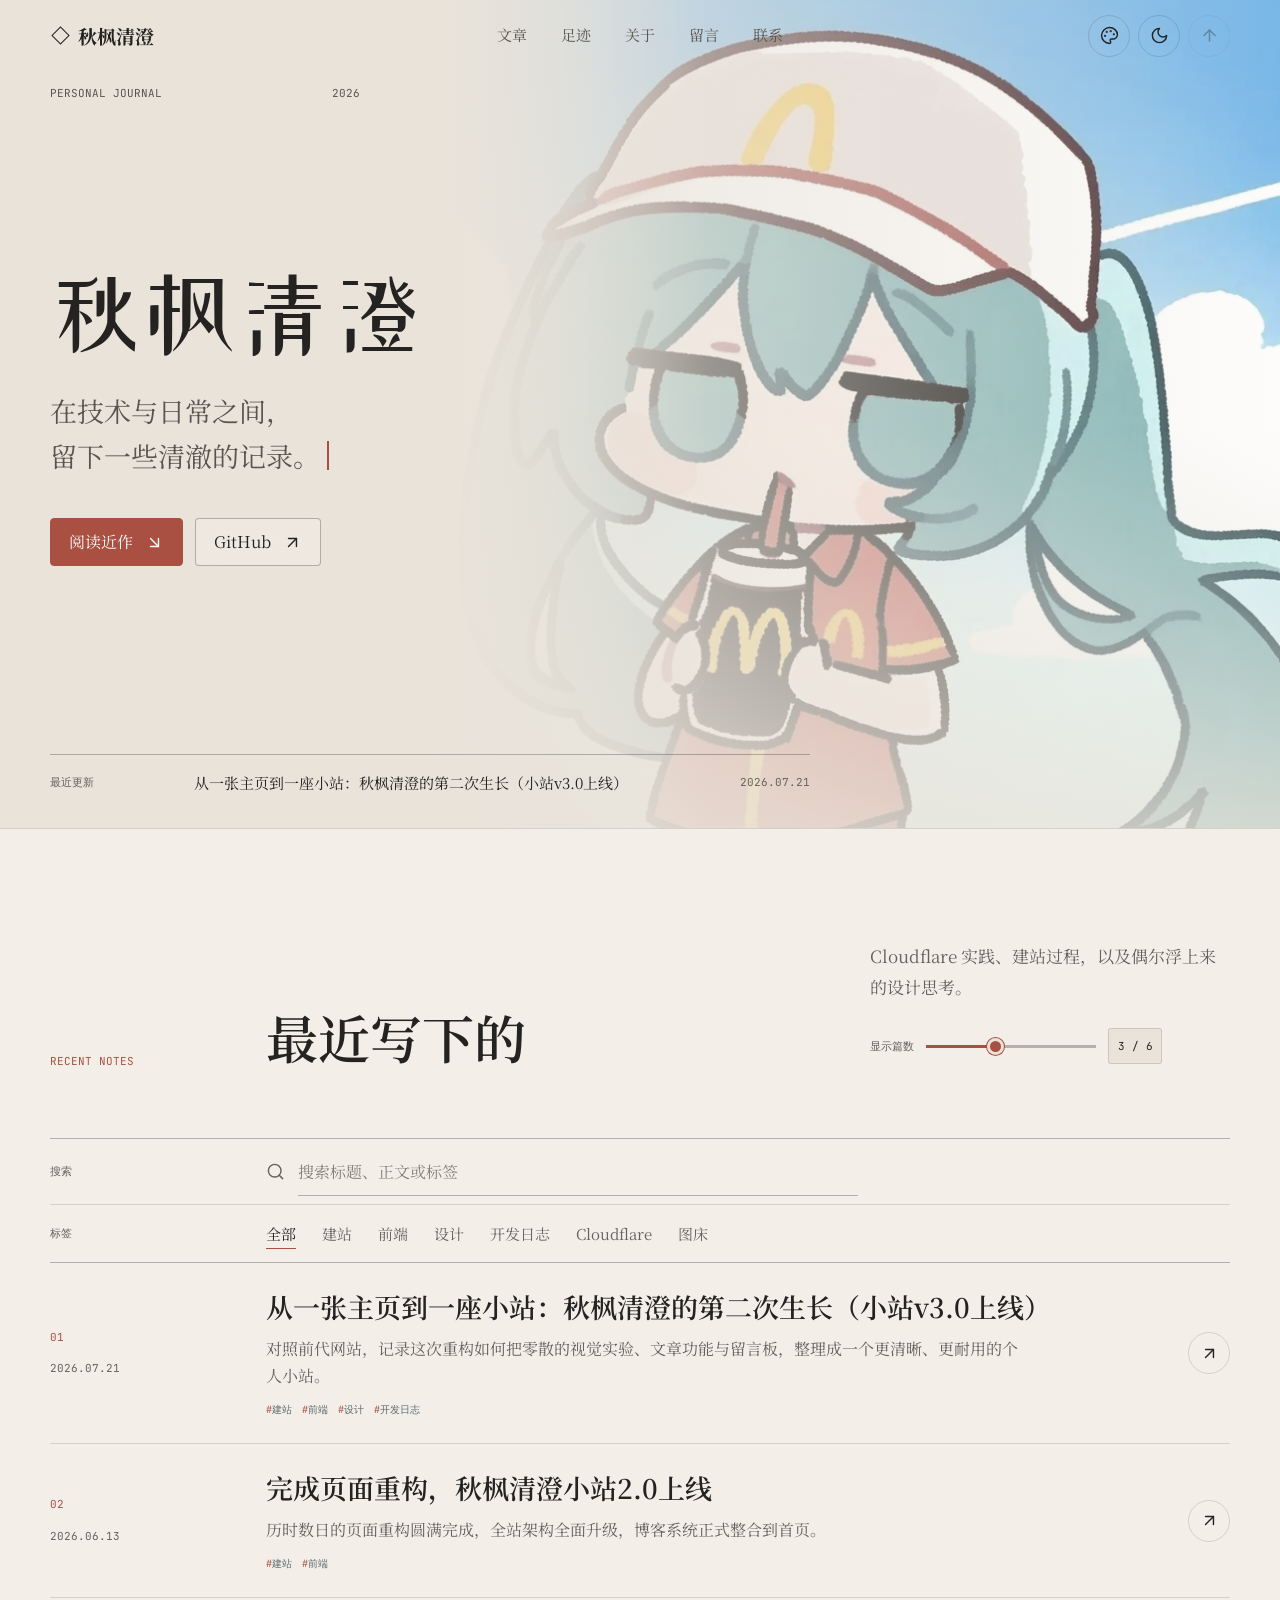
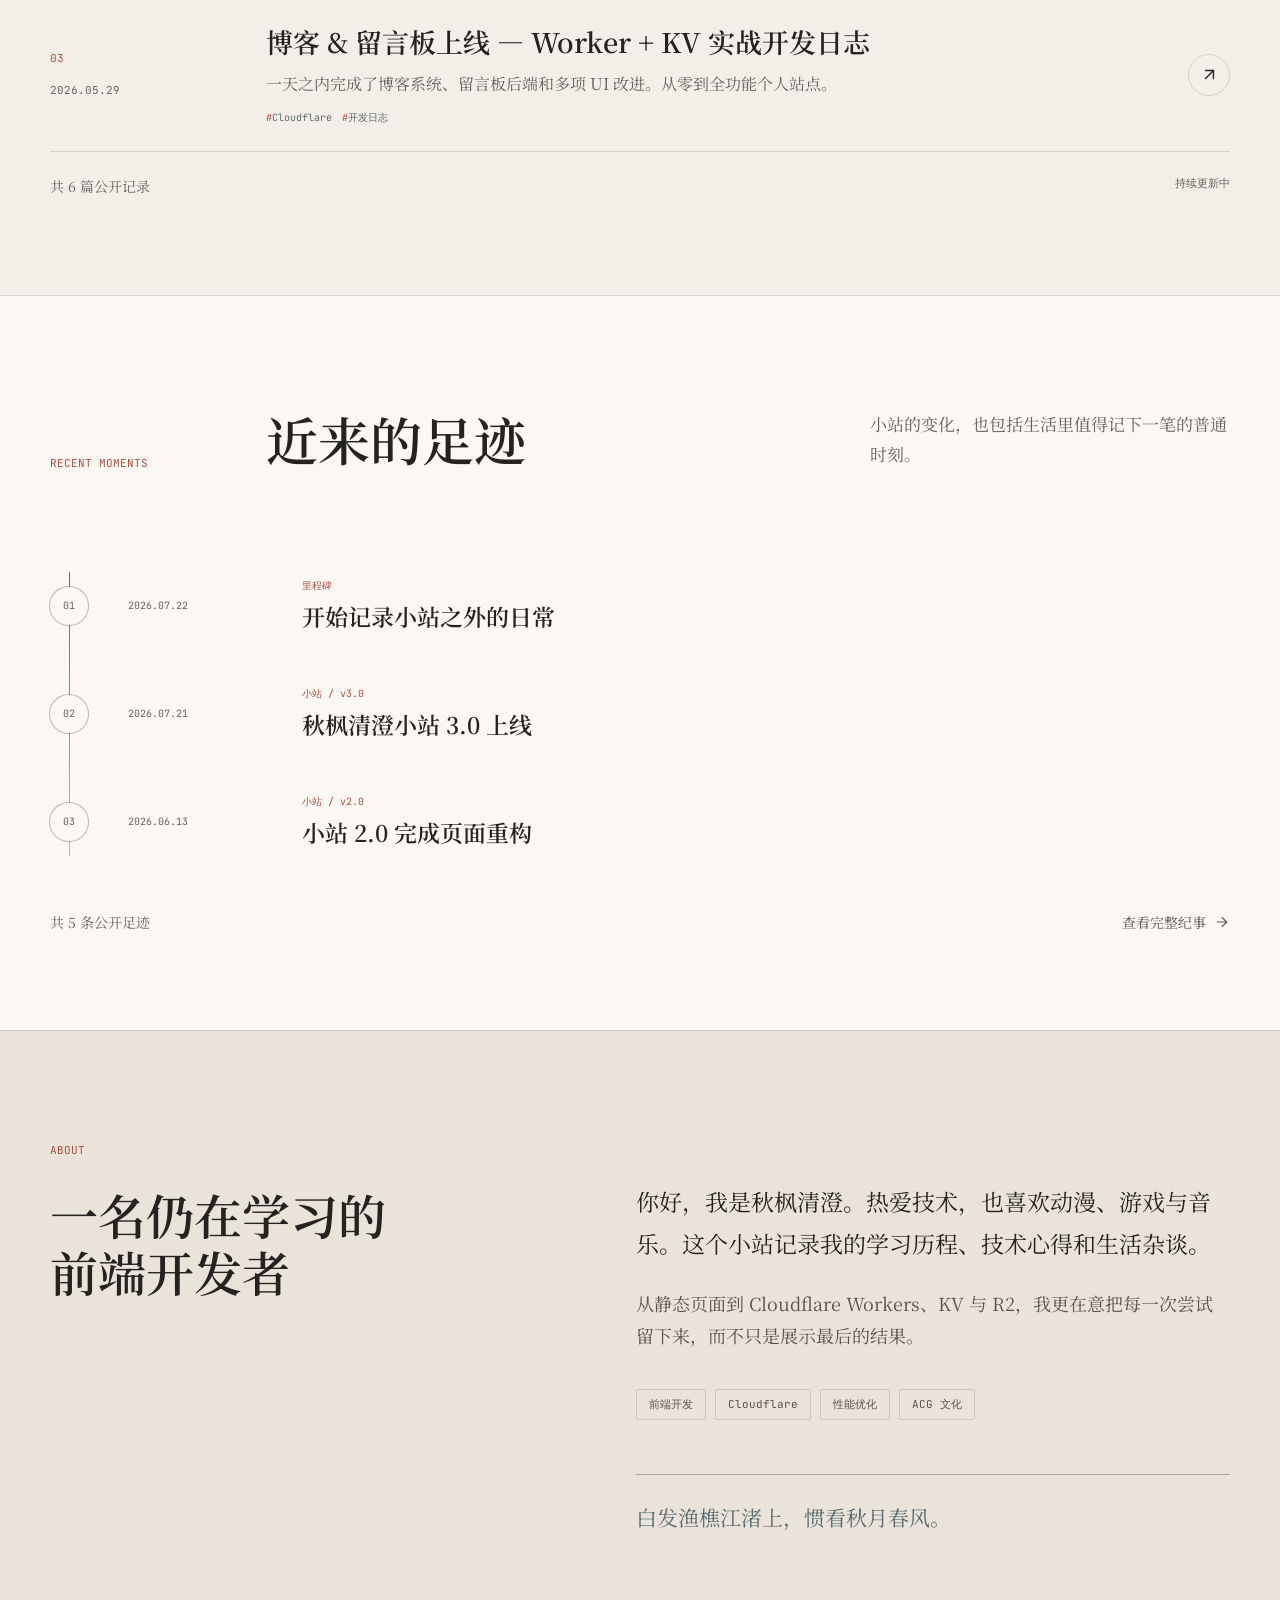
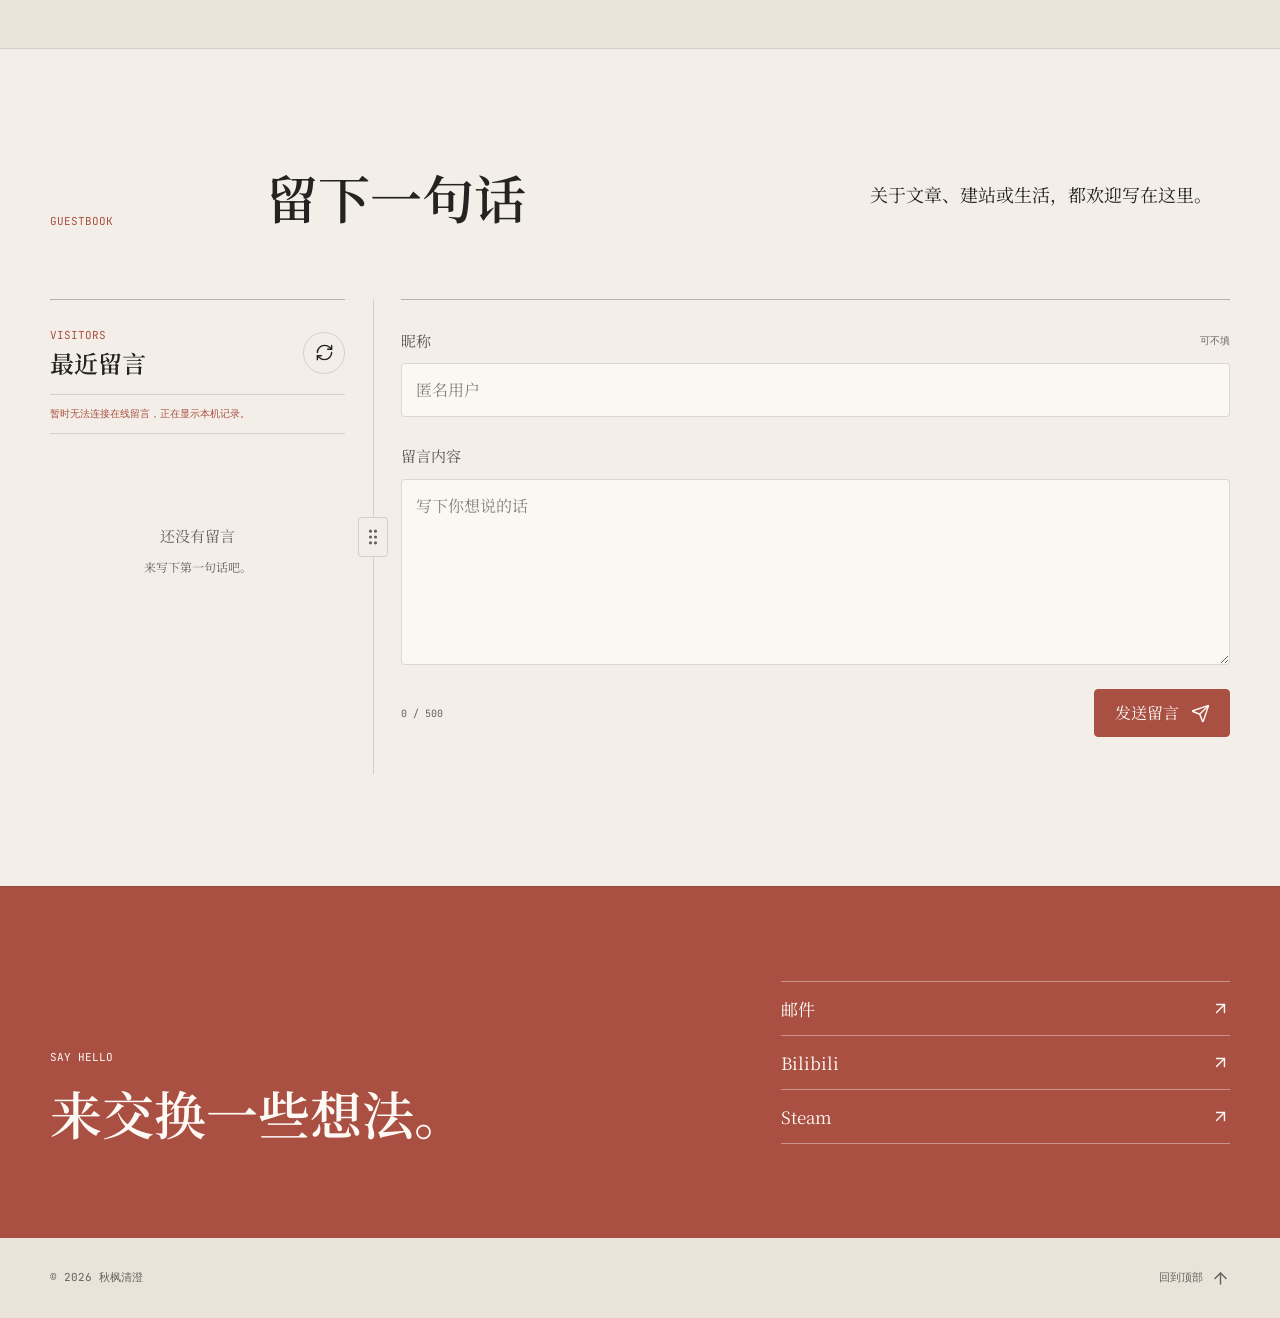
<file: index.html>
<!DOCTYPE html>
<html lang="zh-CN">
<head>
    <meta charset="UTF-8">
    <meta name="viewport" content="width=device-width, initial-scale=1.0">
    <meta name="description" content="秋枫清澄的个人博客，记录前端开发、Cloudflare 实践与生活随笔。">
    <meta name="author" content="秋枫清澄">
    <meta name="robots" content="index, follow">
    <meta name="theme-color" id="themeColorMeta" content="#151716">
    <meta property="og:locale" content="zh_CN">
    <meta property="og:type" content="website">
    <meta property="og:title" content="秋枫清澄 · 个人博客">
    <meta property="og:description" content="记录前端开发、Cloudflare 实践与生活随笔。">
    <meta property="og:url" content="https://153904.xyz/">
    <meta property="og:image" content="https://153904.xyz/assets/avatar.jpg">
    <meta property="og:image:alt" content="秋枫清澄的个人头像">
    <meta name="twitter:card" content="summary">
    <meta name="twitter:title" content="秋枫清澄 · 个人博客">
    <meta name="twitter:description" content="记录前端开发、Cloudflare 实践与生活随笔。">
    <meta name="twitter:image" content="https://153904.xyz/assets/avatar.jpg">
    <title>秋枫清澄 · 个人博客</title>
    <link rel="canonical" href="https://153904.xyz/">
    <link rel="icon" href="assets/favicon.svg" type="image/svg+xml">
    <link rel="icon" href="assets/favicon-32.png" sizes="32x32" type="image/png">
    <link rel="apple-touch-icon" href="assets/apple-touch-icon.png">
    <link rel="preconnect" href="https://fonts.googleapis.com">
    <link rel="preconnect" href="https://fonts.gstatic.com" crossorigin>
    <!-- 字体样式表改为异步加载：不再阻塞首屏渲染；无 JS 时走 noscript 分支 -->
    <link rel="preload" as="style" href="https://fonts.googleapis.com/css2?family=JetBrains+Mono:wght@400;500&family=LXGW+WenKai:wght@400;700&family=Noto+Serif+SC:wght@400;600;700&family=ZCOOL+XiaoWei&display=swap">
    <link rel="stylesheet" href="https://fonts.googleapis.com/css2?family=JetBrains+Mono:wght@400;500&family=LXGW+WenKai:wght@400;700&family=Noto+Serif+SC:wght@400;600;700&family=ZCOOL+XiaoWei&display=swap" media="print" onload="this.media='all'">
    <noscript>
        <link rel="stylesheet" href="https://fonts.googleapis.com/css2?family=JetBrains+Mono:wght@400;500&family=LXGW+WenKai:wght@400;700&family=Noto+Serif+SC:wght@400;600;700&family=ZCOOL+XiaoWei&display=swap">
    </noscript>
    <link rel="stylesheet" href="style.css">
    <script src="theme-data.js"></script>
    <script>
        // 首屏主题引导：在内容绘制前套用已保存的明暗模式与强调色，并暂时关闭过渡动画，避免"先暗后亮"的闪烁
        (function () {
            var root = document.documentElement;
            root.classList.add('js', 'no-transition');

            var theme = '';
            var accent = '';
            try {
                theme = localStorage.getItem('qiufeng-theme') || '';
                accent = localStorage.getItem('qiufeng-accent') || '';
            } catch (error) {
                /* 存储不可用时退回系统偏好 */
            }

            if (theme !== 'light' && theme !== 'dark') {
                theme = window.matchMedia('(prefers-color-scheme: light)').matches ? 'light' : 'dark';
            }
            root.dataset.theme = theme;

            var data = window.QiufengThemeData;
            var preset = data ? data.presets.filter(function (item) { return item.id === accent; })[0] : null;
            if (preset) {
                root.dataset.accent = preset.id;
                root.style.setProperty('--accent', preset[theme].accent);
                root.style.setProperty('--accent-strong', preset[theme].accentStrong);
            }

            var themeColorMeta = document.getElementById('themeColorMeta');
            if (themeColorMeta && data) themeColorMeta.content = data.pageColors[theme];

            document.addEventListener('DOMContentLoaded', function () {
                requestAnimationFrame(function () {
                    requestAnimationFrame(function () {
                        root.classList.remove('no-transition');
                    });
                });
            });
            // 保底：即使上面的事件没有触发也恢复过渡
            window.setTimeout(function () { root.classList.remove('no-transition'); }, 1200);
        }());
    </script>
</head>
<body>
    <a class="skip-link" href="#main">跳到主要内容</a>
    <div class="scroll-progress" aria-hidden="true"><span id="scrollProgress"></span></div>
    <div class="petal-layer" id="petalLayer" aria-hidden="true"></div>
    <span class="page-top-anchor" id="top" aria-hidden="true"></span>

    <header class="site-header">
        <nav class="nav-shell" aria-label="主导航">
            <div class="wordmark">
                <a class="wordmark-game-link" href="game-f8fq.html" aria-label="打开飞八分钱小游戏" title="飞八分钱">
                    <span class="wordmark-mark" aria-hidden="true"></span>
                </a>
                <a class="wordmark-home" href="#top" aria-label="秋枫清澄首页">秋枫清澄</a>
            </div>

            <div class="nav-links" id="navLinks">
                <a href="#writing">文章</a>
                <a href="#timeline">足迹</a>
                <a href="#about">关于</a>
                <a href="#guestbook">留言</a>
                <a href="#contact">联系</a>
            </div>

            <div class="nav-actions">
                <div class="accent-picker">
                    <button class="icon-button" id="accentToggle" type="button" aria-label="切换主题色" title="切换主题色" aria-expanded="false" aria-controls="accentMenu">
                        <i data-lucide="palette" aria-hidden="true"></i>
                    </button>
                    <div class="accent-menu" id="accentMenu" aria-label="主题设置" hidden>
                        <p class="accent-menu-title">主题色</p>
                        <div class="accent-options" id="accentOptions" role="radiogroup" aria-label="主题色预设"></div>
                        <div class="accent-menu-divider"></div>
                        <div class="effect-setting">
                            <span class="effect-setting-label">
                                <i data-lucide="flower-2" aria-hidden="true"></i>
                                <span>下落效果</span>
                            </span>
                            <div class="effect-options" id="effectOptions" role="radiogroup" aria-label="下落效果类型"></div>
                            <label class="effect-switch" for="fallingEffect" title="切换下落效果">
                                <input id="fallingEffect" type="checkbox" role="switch" checked>
                                <span class="effect-switch-track" aria-hidden="true"></span>
                            </label>
                        </div>
                    </div>
                </div>
                <button class="icon-button" id="themeToggle" type="button" aria-label="切换明暗主题" title="切换明暗主题">
                    <i data-lucide="sun" aria-hidden="true"></i>
                </button>
                <button class="icon-button back-to-top-button" id="backToTop" type="button" aria-label="返回顶部" title="返回顶部" disabled>
                    <i data-lucide="arrow-up" aria-hidden="true"></i>
                </button>
                <button class="icon-button menu-button" id="menuToggle" type="button" aria-label="打开导航" aria-expanded="false" aria-controls="navLinks">
                    <i data-lucide="menu" aria-hidden="true"></i>
                </button>
            </div>
        </nav>
    </header>

    <main id="main">
        <noscript>
            <p class="noscript-note">文章列表、搜索、时间轴与留言板需要 JavaScript 才能显示。页面的介绍与联系方式不受影响。</p>
        </noscript>

        <section class="hero" aria-labelledby="heroTitle">
            <picture>
                <source srcset="assets/avatar.webp" type="image/webp">
                <img
                    class="hero-image"
                    src="assets/avatar.jpg"
                    alt="秋枫清澄的个人头像"
                    width="850"
                    height="850"
                    decoding="async"
                    fetchpriority="high"
                >
            </picture>
            <div class="hero-overlay" aria-hidden="true"></div>
            <div class="hero-grain" aria-hidden="true"></div>

            <div class="hero-inner">
                <p class="hero-kicker"><span>PERSONAL JOURNAL</span><span id="journalYear">2026</span></p>
                <div class="hero-copy">
                    <h1 id="heroTitle">秋枫清澄</h1>
                    <p class="hero-lead">在技术与日常之间，<br>留下一些清澈的记录。</p>
                    <div class="hero-actions">
                        <a class="button button-primary" href="#writing">
                            阅读近作
                            <i data-lucide="arrow-down-right" aria-hidden="true"></i>
                        </a>
                        <a class="button button-quiet" href="https://github.com/shirooaz" target="_blank" rel="noopener noreferrer">
                            GitHub
                            <i data-lucide="arrow-up-right" aria-hidden="true"></i>
                        </a>
                    </div>
                </div>

                <a class="hero-latest" id="heroLatest" href="#writing">
                    <span class="hero-latest-label">最近更新</span>
                    <strong id="heroLatestTitle">完成页面重构，秋枫清澄小站 2.0 上线</strong>
                    <time id="heroLatestDate" datetime="2026-06-13">2026.06.13</time>
                </a>
            </div>
        </section>

        <section class="section writing-section" id="writing" aria-labelledby="writingTitle">
            <div class="section-shell">
                <header class="section-heading reveal">
                    <p class="eyebrow">RECENT NOTES</p>
                    <h2 id="writingTitle">最近写下的</h2>
                    <div class="section-aside">
                        <p>Cloudflare 实践、建站过程，以及偶尔浮上来的设计思考。</p>
                        <div class="post-count-control" role="group" aria-label="设置首页文章显示篇数">
                            <span>显示篇数</span>
                            <div class="post-count-slider">
                                <input id="postCountRange" type="range" min="1" max="5" value="3" step="1" aria-label="首页文章显示篇数">
                                <output id="postCountOutput" aria-live="polite">3 / 5</output>
                            </div>
                        </div>
                    </div>
                </header>

                <div class="search-shell reveal">
                    <span class="search-label" aria-hidden="true">搜索</span>
                    <label class="search-field" for="articleSearch">
                        <i data-lucide="search" aria-hidden="true"></i>
                        <input id="articleSearch" type="search" placeholder="搜索标题、正文或标签" aria-label="搜索文章" autocomplete="off">
                        <button id="searchClear" type="button" aria-label="清除搜索" title="清除搜索" hidden>
                            <i data-lucide="x" aria-hidden="true"></i>
                        </button>
                    </label>
                </div>

                <div class="tag-filter-shell reveal">
                    <span class="tag-filter-label" aria-hidden="true">标签</span>
                    <div class="tag-filters" id="tagFilters" role="group" aria-label="按标签筛选文章"></div>
                </div>

                <p class="visually-hidden" id="postListStatus" role="status" aria-live="polite"></p>
                <div class="post-list" id="postList"></div>

                <div class="section-footer reveal">
                    <span id="postTotal">共 5 篇公开记录</span>
                    <span class="mono-note">持续更新中</span>
                </div>
            </div>
        </section>

        <section class="section timeline-preview-section" id="timeline" aria-labelledby="timelinePreviewTitle">
            <div class="section-shell">
                <header class="section-heading reveal">
                    <p class="eyebrow">RECENT MOMENTS</p>
                    <h2 id="timelinePreviewTitle">近来的足迹</h2>
                    <div class="section-aside">
                        <p>小站的变化，也包括生活里值得记下一笔的普通时刻。</p>
                    </div>
                </header>

                <div class="timeline-preview-list" id="timelinePreviewList" aria-live="polite"></div>

                <div class="section-footer reveal">
                    <span id="timelinePreviewTotal">站点与日常，共同生长</span>
                    <a class="timeline-all-link" href="timeline.html">
                        查看完整纪事 <i data-lucide="arrow-right" aria-hidden="true"></i>
                    </a>
                </div>
            </div>
        </section>

        <section class="section about-section" id="about" aria-labelledby="aboutTitle">
            <div class="section-shell about-layout">
                <header class="section-heading about-heading reveal">
                    <p class="eyebrow">ABOUT</p>
                    <h2 id="aboutTitle">一名仍在学习的<br>前端开发者</h2>
                </header>

                <div class="about-copy reveal">
                    <p class="about-intro">你好，我是秋枫清澄。热爱技术，也喜欢动漫、游戏与音乐。这个小站记录我的学习历程、技术心得和生活杂谈。</p>
                    <p>从静态页面到 Cloudflare Workers、KV 与 R2，我更在意把每一次尝试留下来，而不只是展示最后的结果。</p>

                    <div class="interest-list" aria-label="关注领域">
                        <span>前端开发</span>
                        <span>Cloudflare</span>
                        <span>性能优化</span>
                        <span>ACG 文化</span>
                    </div>

                    <blockquote>
                        <p>白发渔樵江渚上，惯看秋月春风。</p>
                    </blockquote>
                </div>
            </div>
        </section>

        <section class="section guestbook-section" id="guestbook" aria-labelledby="guestbookTitle">
            <div class="section-shell">
                <header class="section-heading reveal">
                    <p class="eyebrow">GUESTBOOK</p>
                    <h2 id="guestbookTitle">留下一句话</h2>
                    <p>关于文章、建站或生活，都欢迎写在这里。</p>
                </header>

                <div class="guestbook-layout">
                    <section class="message-board reveal" aria-labelledby="messageListTitle">
                        <div class="message-board-heading">
                            <div>
                                <p class="eyebrow">VISITORS</p>
                                <h3 id="messageListTitle">最近留言</h3>
                            </div>
                            <button class="icon-button message-refresh" id="refreshMessages" type="button" aria-label="刷新留言" title="刷新留言">
                                <i data-lucide="refresh-cw" aria-hidden="true"></i>
                            </button>
                        </div>
                        <div class="message-list" id="messageList" aria-live="polite" aria-busy="true">
                            <div class="message-state">
                                <span class="message-loader" aria-hidden="true"></span>
                                <p>正在读取留言</p>
                            </div>
                        </div>
                    </section>

                    <div
                        class="guestbook-resizer"
                        id="guestbookResizer"
                        role="separator"
                        aria-label="调整留言列表与表单宽度"
                        aria-orientation="vertical"
                        aria-valuemin="30"
                        aria-valuemax="70"
                        aria-valuenow="58"
                        tabindex="0"
                        title="拖动调整左右宽度"
                    >
                        <i data-lucide="grip-vertical" aria-hidden="true"></i>
                    </div>

                    <form class="guestbook-form reveal" id="messageForm" novalidate>
                        <div class="message-field">
                            <label for="messageName">昵称 <span>可不填</span></label>
                            <input id="messageName" name="name" type="text" maxlength="20" autocomplete="nickname" placeholder="匿名用户">
                        </div>

                        <div class="message-field">
                            <label for="messageContent">留言内容</label>
                            <textarea id="messageContent" name="message" maxlength="500" rows="6" placeholder="写下你想说的话" required></textarea>
                        </div>

                        <div class="message-form-actions">
                            <span class="message-count" id="messageCount">0 / 500</span>
                            <button class="button button-primary message-submit" id="submitMessage" type="submit">
                                <span id="submitMessageLabel">发送留言</span>
                                <i data-lucide="send" aria-hidden="true"></i>
                            </button>
                        </div>
                        <p class="message-form-status" id="messageFormStatus" role="status" aria-live="polite"></p>
                    </form>
                </div>
            </div>
        </section>

        <section class="contact-section" id="contact" aria-labelledby="contactTitle">
            <div class="section-shell contact-layout reveal">
                <div>
                    <p class="eyebrow">SAY HELLO</p>
                    <h2 id="contactTitle">来交换一些想法。</h2>
                </div>
                <div class="contact-links">
                    <a href="mailto:shuiyoufengqiu@outlook.com">
                        邮件
                        <i data-lucide="arrow-up-right" aria-hidden="true"></i>
                    </a>
                    <a href="https://space.bilibili.com/316650830" target="_blank" rel="noopener noreferrer">
                        Bilibili
                        <i data-lucide="arrow-up-right" aria-hidden="true"></i>
                    </a>
                    <a href="https://steamcommunity.com/id/dream_qiufeng/" target="_blank" rel="noopener noreferrer">
                        Steam
                        <i data-lucide="arrow-up-right" aria-hidden="true"></i>
                    </a>
                </div>
            </div>
        </section>
    </main>

    <footer class="site-footer">
        <div class="section-shell footer-layout">
            <p>© <span id="footerYear">2026</span> 秋枫清澄</p>
            <button class="footer-top-link" id="footerBackToTop" type="button">
                回到顶部 <i data-lucide="arrow-up" aria-hidden="true"></i>
            </button>
        </div>
    </footer>

    <script src="site-ui.js"></script>
    <script src="assets/icons.js"></script>
    <script src="theme-controls.js"></script>
    <script src="blog-data.js"></script>
    <script src="timeline-data.js"></script>
    <script src="script.js"></script>
</body>
</html>
</file>
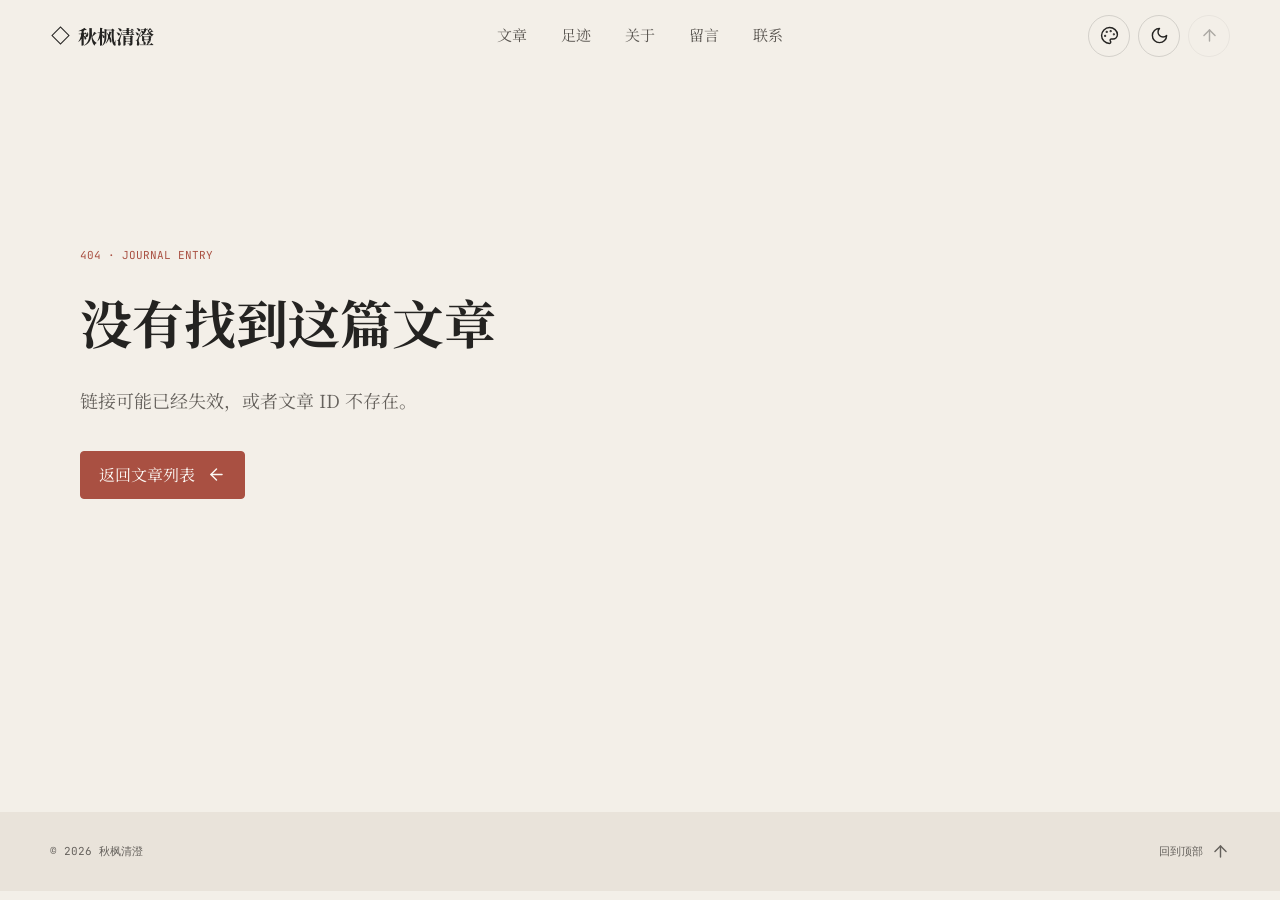
<file: article.html>
<!DOCTYPE html>
<html lang="zh-CN">
<head>
    <meta charset="UTF-8">
    <meta name="viewport" content="width=device-width, initial-scale=1.0">
    <meta name="description" id="metaDescription" content="秋枫清澄的文章。">
    <meta name="author" content="秋枫清澄">
    <meta name="robots" id="robotsMeta" content="index, follow">
    <meta name="theme-color" id="themeColorMeta" content="#151716">
    <meta property="og:locale" content="zh_CN">
    <meta property="og:type" content="article">
    <meta property="og:title" id="ogTitle" content="文章 · 秋枫清澄">
    <meta property="og:description" id="ogDescription" content="秋枫清澄的文章。">
    <meta property="og:url" id="ogUrl" content="https://153904.xyz/article.html">
    <meta property="og:image" content="https://153904.xyz/assets/avatar.jpg">
    <meta property="og:image:alt" content="秋枫清澄的个人头像">
    <meta property="article:published_time" id="articlePublishedTime" content="">
    <meta name="twitter:card" content="summary">
    <meta name="twitter:title" id="twitterTitle" content="文章 · 秋枫清澄">
    <meta name="twitter:description" id="twitterDescription" content="秋枫清澄的文章。">
    <meta name="twitter:image" content="https://153904.xyz/assets/avatar.jpg">
    <title>文章 · 秋枫清澄</title>
    <link rel="canonical" id="canonicalUrl" href="https://153904.xyz/article.html">
    <link rel="icon" href="assets/favicon.svg" type="image/svg+xml">
    <link rel="icon" href="assets/favicon-32.png" sizes="32x32" type="image/png">
    <link rel="apple-touch-icon" href="assets/apple-touch-icon.png">
    <link rel="preconnect" href="https://fonts.googleapis.com">
    <link rel="preconnect" href="https://fonts.gstatic.com" crossorigin>
    <link rel="preload" as="style" href="https://fonts.googleapis.com/css2?family=JetBrains+Mono:wght@400;500&family=LXGW+WenKai:wght@400;700&family=Noto+Serif+SC:wght@400;600;700&family=ZCOOL+XiaoWei&display=swap">
    <link rel="stylesheet" href="https://fonts.googleapis.com/css2?family=JetBrains+Mono:wght@400;500&family=LXGW+WenKai:wght@400;700&family=Noto+Serif+SC:wght@400;600;700&family=ZCOOL+XiaoWei&display=swap" media="print" onload="this.media='all'">
    <noscript>
        <link rel="stylesheet" href="https://fonts.googleapis.com/css2?family=JetBrains+Mono:wght@400;500&family=LXGW+WenKai:wght@400;700&family=Noto+Serif+SC:wght@400;600;700&family=ZCOOL+XiaoWei&display=swap">
    </noscript>
    <link rel="stylesheet" href="style.css">
    <link rel="stylesheet" href="article.css">
    <script src="theme-data.js"></script>
    <script>
        // 首屏主题引导：见 index.html 中的说明
        (function () {
            var root = document.documentElement;
            root.classList.add('js', 'no-transition');

            var theme = '';
            var accent = '';
            try {
                theme = localStorage.getItem('qiufeng-theme') || '';
                accent = localStorage.getItem('qiufeng-accent') || '';
            } catch (error) {
                /* 存储不可用时退回系统偏好 */
            }

            if (theme !== 'light' && theme !== 'dark') {
                theme = window.matchMedia('(prefers-color-scheme: light)').matches ? 'light' : 'dark';
            }
            root.dataset.theme = theme;

            var data = window.QiufengThemeData;
            var preset = data ? data.presets.filter(function (item) { return item.id === accent; })[0] : null;
            if (preset) {
                root.dataset.accent = preset.id;
                root.style.setProperty('--accent', preset[theme].accent);
                root.style.setProperty('--accent-strong', preset[theme].accentStrong);
            }

            var themeColorMeta = document.getElementById('themeColorMeta');
            if (themeColorMeta && data) themeColorMeta.content = data.pageColors[theme];

            document.addEventListener('DOMContentLoaded', function () {
                requestAnimationFrame(function () {
                    requestAnimationFrame(function () {
                        root.classList.remove('no-transition');
                    });
                });
            });
            window.setTimeout(function () { root.classList.remove('no-transition'); }, 1200);
        }());
    </script>
</head>
<body class="article-view">
    <a class="skip-link" href="#main">跳到文章正文</a>
    <div class="scroll-progress" aria-hidden="true"><span id="scrollProgress"></span></div>
    <div class="petal-layer" id="petalLayer" aria-hidden="true"></div>
    <span class="page-top-anchor" id="top" aria-hidden="true"></span>

    <header class="site-header">
        <nav class="nav-shell" aria-label="主导航">
            <div class="wordmark">
                <a class="wordmark-game-link" href="game-f8fq.html" aria-label="打开飞八分钱小游戏" title="飞八分钱">
                    <span class="wordmark-mark" aria-hidden="true"></span>
                </a>
                <a class="wordmark-home" href="index.html" aria-label="返回秋枫清澄首页">秋枫清澄</a>
            </div>

            <div class="nav-links" id="navLinks">
                <a href="index.html#writing">文章</a>
                <a href="timeline.html">足迹</a>
                <a href="index.html#about">关于</a>
                <a href="index.html#guestbook">留言</a>
                <a href="index.html#contact">联系</a>
            </div>

            <div class="nav-actions">
                <div class="accent-picker">
                    <button class="icon-button" id="accentToggle" type="button" aria-label="切换主题色" title="切换主题色" aria-expanded="false" aria-controls="accentMenu">
                        <i data-lucide="palette" aria-hidden="true"></i>
                    </button>
                    <div class="accent-menu" id="accentMenu" aria-label="主题设置" hidden>
                        <p class="accent-menu-title">主题色</p>
                        <div class="accent-options" id="accentOptions" role="radiogroup" aria-label="主题色预设"></div>
                        <div class="accent-menu-divider"></div>
                        <div class="effect-setting">
                            <span class="effect-setting-label"><i data-lucide="flower-2" aria-hidden="true"></i><span>下落效果</span></span>
                            <div class="effect-options" id="effectOptions" role="radiogroup" aria-label="下落效果类型"></div>
                            <label class="effect-switch" for="fallingEffect" title="切换下落效果">
                                <input id="fallingEffect" type="checkbox" role="switch" checked>
                                <span class="effect-switch-track" aria-hidden="true"></span>
                            </label>
                        </div>
                    </div>
                </div>
                <button class="icon-button" id="themeToggle" type="button" aria-label="切换明暗主题" title="切换明暗主题"><i data-lucide="sun" aria-hidden="true"></i></button>
                <button class="icon-button back-to-top-button" id="backToTop" type="button" aria-label="返回顶部" title="返回顶部" disabled><i data-lucide="arrow-up" aria-hidden="true"></i></button>
                <button class="icon-button menu-button" id="menuToggle" type="button" aria-label="打开导航" aria-expanded="false" aria-controls="navLinks"><i data-lucide="menu" aria-hidden="true"></i></button>
            </div>
        </nav>
    </header>

    <main class="article-main" id="main">
        <noscript>
            <p class="noscript-note">文章正文由 JavaScript 渲染。请在浏览器中启用 JavaScript 后再打开本页。</p>
        </noscript>

        <div class="article-loading" id="articleLoading" role="status">正在读取文章</div>

        <article class="article-page" id="articlePage" hidden>
            <a class="article-back" href="index.html#writing"><i data-lucide="arrow-left" aria-hidden="true"></i><span>返回文章列表</span></a>

            <header class="article-header">
                <div class="article-meta-line">
                    <p class="article-entry-label">JOURNAL ENTRY <span id="articleIndex">01</span></p>
                    <time id="articleDate"></time>
                </div>
                <div class="article-tags" id="articleTags" aria-label="文章标签"></div>
                <h1 id="articleTitle"></h1>
                <p class="article-dek" id="articleExcerpt"></p>
            </header>

            <div class="article-content" id="articleContent"></div>

            <nav class="article-neighbors" aria-label="相邻文章">
                <a class="article-neighbor article-newer" id="articleNewer" href="#" hidden>
                    <span><i data-lucide="arrow-left" aria-hidden="true"></i>较新一篇</span>
                    <strong id="articleNewerTitle"></strong>
                </a>
                <a class="article-neighbor article-older" id="articleOlder" href="#" hidden>
                    <span>较早一篇<i data-lucide="arrow-right" aria-hidden="true"></i></span>
                    <strong id="articleOlderTitle"></strong>
                </a>
            </nav>
        </article>

        <section class="article-not-found" id="articleNotFound" hidden aria-labelledby="notFoundTitle">
            <p class="eyebrow">404 · JOURNAL ENTRY</p>
            <h1 id="notFoundTitle">没有找到这篇文章</h1>
            <p>链接可能已经失效，或者文章 ID 不存在。</p>
            <a class="button button-primary" href="index.html#writing">返回文章列表<i data-lucide="arrow-left" aria-hidden="true"></i></a>
        </section>
    </main>

    <footer class="site-footer">
        <div class="section-shell footer-layout">
            <p>© <span id="footerYear">2026</span> 秋枫清澄</p>
            <button class="footer-top-link" id="footerBackToTop" type="button">回到顶部 <i data-lucide="arrow-up" aria-hidden="true"></i></button>
        </div>
    </footer>

    <script id="articleStructuredData" type="application/ld+json">{}</script>
    <script src="site-ui.js"></script>
    <script src="assets/icons.js"></script>
    <script src="theme-controls.js"></script>
    <script src="blog-data.js"></script>
    <script src="article.js"></script>
</body>
</html>
</file>
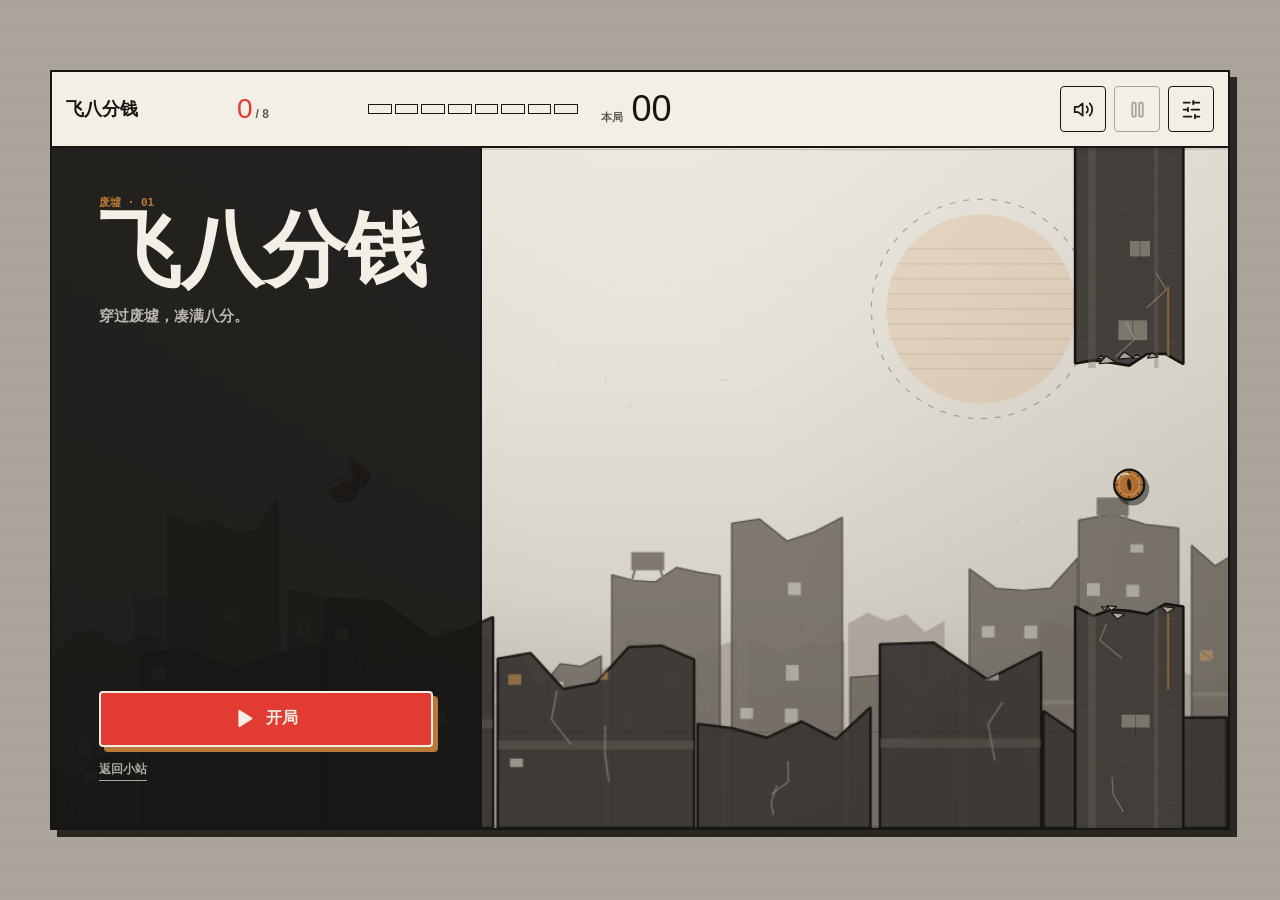
<file: game-f8fq.html>
<!doctype html>
<html lang="zh-CN">
<head>
  <meta charset="utf-8">
  <meta name="viewport" content="width=device-width, initial-scale=1, viewport-fit=cover">
  <meta name="theme-color" content="#d8d3c8">
  <meta name="description" content="飞八分钱原创浏览器小游戏">
  <title>飞八分钱</title>
  <style>
:root {
  color-scheme: light;
  --paper: #d8d3c8;
  --paper-bright: #f3efe6;
  --paper-deep: #aaa49a;
  --ink: #171614;
  --ink-soft: #5e5a53;
  --vermilion: #e23c32;
  --copper: #b97936;
  --line: rgba(23, 22, 20, 0.28);
  --shadow-hard: 7px 7px 0 rgba(23, 22, 20, 0.88);
  --radius: 4px;
  --space-1: 8px;
  --space-2: 16px;
  --space-3: 24px;
  --space-4: 32px;
  --ease-snap: cubic-bezier(0.22, 1, 0.36, 1);
}

* {
  box-sizing: border-box;
}

html,
body {
  width: 100%;
  min-height: 100%;
  margin: 0;
}

body {
  overflow: hidden;
  color: var(--ink);
  background: var(--paper-deep);
  font-family: "Microsoft YaHei", "PingFang SC", sans-serif;
}

button,
input {
  font: inherit;
}

button {
  color: inherit;
}

button,
label,
.playfield {
  -webkit-tap-highlight-color: transparent;
}

[hidden] {
  display: none !important;
}

.app {
  width: 100vw;
  height: 100dvh;
  display: grid;
  place-items: center;
  overflow: hidden;
  padding: max(12px, env(safe-area-inset-top)) max(12px, env(safe-area-inset-right)) max(12px, env(safe-area-inset-bottom)) max(12px, env(safe-area-inset-left));
  position: relative;
  isolation: isolate;
}

.app::before {
  content: "";
  position: absolute;
  inset: 0;
  z-index: -1;
  opacity: 0.22;
  background-image:
    repeating-linear-gradient(0deg, transparent 0 5px, rgba(23, 22, 20, 0.14) 6px),
    repeating-linear-gradient(90deg, transparent 0 10px, rgba(243, 239, 230, 0.12) 11px);
  pointer-events: none;
}

.game-shell {
  --local-paper: var(--paper);
  --local-paper-bright: var(--paper-bright);
  --local-ink: var(--ink);
  --local-ink-soft: var(--ink-soft);
  width: min(1180px, calc(100vw - 24px));
  height: min(760px, calc(100dvh - 24px));
  min-height: 420px;
  display: grid;
  grid-template-rows: 76px minmax(0, 1fr);
  overflow: hidden;
  position: relative;
  color: var(--local-ink);
  background: var(--local-paper);
  border: 2px solid var(--local-ink);
  box-shadow: var(--shadow-hard);
  container-type: inline-size;
}

.game-shell[data-theme="newsprint"] {
  --local-paper: #eee9df;
  --local-paper-bright: #fffaf0;
  --local-ink: #292622;
  --local-ink-soft: #70695f;
}

.game-shell[data-theme="night"] {
  --local-paper: #242220;
  --local-paper-bright: #34312d;
  --local-ink: #f0ebe1;
  --local-ink-soft: #aca69d;
}

.hud {
  position: relative;
  z-index: 30;
  display: grid;
  grid-template-columns: minmax(180px, 1fr) auto minmax(180px, 1fr);
  align-items: center;
  gap: var(--space-2);
  padding: 10px 14px;
  background: var(--local-paper-bright);
  border-bottom: 2px solid var(--local-ink);
}

.cent-hud {
  min-width: 0;
  display: grid;
  grid-template-columns: auto auto minmax(64px, 210px);
  align-items: center;
  gap: 10px;
}

.wordmark {
  font-family: "STZhongsong", "SimHei", sans-serif;
  font-size: 18px;
  font-weight: 900;
  line-height: 1;
  white-space: nowrap;
}

.cent-readout {
  display: flex;
  align-items: baseline;
  gap: 3px;
  white-space: nowrap;
}

.cent-readout strong,
.score-hud strong,
.result-grid dd {
  font-family: Impact, Haettenschweiler, "Arial Narrow Bold", sans-serif;
  font-weight: 400;
  letter-spacing: 0;
}

.cent-readout strong {
  color: var(--vermilion);
  font-size: 28px;
  line-height: 1;
}

.cent-readout span {
  color: var(--local-ink-soft);
  font-size: 12px;
  font-weight: 800;
}

.cent-dots {
  display: grid;
  grid-template-columns: repeat(8, 1fr);
  gap: 3px;
}

.cent-dots i {
  height: 10px;
  background: transparent;
  border: 1px solid var(--local-ink);
  transition: background 140ms ease, transform 140ms var(--ease-snap);
}

.cent-dots i.is-filled {
  background: var(--copper);
  transform: translateY(-2px);
}

.score-hud {
  min-width: 92px;
  display: flex;
  align-items: baseline;
  justify-content: center;
  gap: 9px;
}

.score-hud span {
  color: var(--local-ink-soft);
  font-size: 11px;
  font-weight: 800;
}

.score-hud strong {
  min-width: 48px;
  font-size: 36px;
  line-height: 1;
  text-align: left;
}

.hud-tools {
  display: flex;
  justify-content: flex-end;
  gap: 8px;
}

.icon-button {
  width: 46px;
  height: 46px;
  display: inline-grid;
  place-items: center;
  padding: 0;
  position: relative;
  color: var(--local-ink);
  background: transparent;
  border: 1px solid var(--local-ink);
  border-radius: var(--radius);
  cursor: pointer;
  transition: transform 120ms var(--ease-snap), color 120ms ease, background 120ms ease, opacity 120ms ease;
}

.icon-button svg,
.command-button svg {
  width: 21px;
  height: 21px;
  fill: none;
  stroke: currentColor;
  stroke-width: 2;
  stroke-linecap: round;
  stroke-linejoin: round;
}

.icon-button svg polygon,
.command-button svg polygon {
  fill: currentColor;
  stroke: currentColor;
}

.icon-button:hover,
.icon-button:focus-visible {
  color: var(--local-paper-bright);
  background: var(--local-ink);
  outline: none;
}

.icon-button:active {
  transform: translateY(2px);
}

.icon-button:disabled {
  opacity: 0.35;
  cursor: not-allowed;
}

.icon-button[data-tooltip]::after {
  content: attr(data-tooltip);
  position: absolute;
  top: calc(100% + 9px);
  left: 50%;
  z-index: 100;
  padding: 5px 7px;
  color: var(--paper-bright);
  background: var(--ink);
  border: 1px solid var(--paper-bright);
  border-radius: 2px;
  font-size: 10px;
  font-weight: 800;
  white-space: nowrap;
  opacity: 0;
  pointer-events: none;
  transform: translate(-50%, -3px);
  transition: opacity 100ms ease, transform 100ms ease;
}

.icon-button[data-tooltip]:hover::after,
.icon-button[data-tooltip]:focus-visible::after {
  opacity: 1;
  transform: translate(-50%, 0);
}

.playfield {
  min-height: 0;
  overflow: hidden;
  position: relative;
  background: var(--local-paper);
  touch-action: manipulation;
  user-select: none;
}

#gameCanvas {
  width: 100%;
  height: 100%;
  display: block;
}

.state-overlay {
  position: absolute;
  z-index: 20;
}

.ready-state {
  inset: 0 auto 0 0;
  width: min(39%, 430px);
  min-width: 330px;
  display: flex;
  flex-direction: column;
  justify-content: space-between;
  padding: clamp(28px, 4cqw, 48px);
  color: var(--paper-bright);
  background: rgba(23, 22, 20, 0.94);
  border-right: 2px solid var(--local-ink);
}

.state-copy {
  text-wrap: pretty;
}

.state-kicker {
  margin: 0 0 14px;
  color: var(--copper);
  font-family: Consolas, monospace;
  font-size: 11px;
  font-weight: 800;
}

.state-copy h1,
.state-copy h2,
.state-copy p {
  margin: 0;
}

.state-copy h1,
.state-copy h2 {
  font-family: "STZhongsong", "SimHei", sans-serif;
  font-weight: 900;
  letter-spacing: 0;
}

.state-copy h1 {
  max-width: 6em;
  font-size: clamp(50px, 7cqw, 88px);
  line-height: 0.96;
}

.state-copy h2 {
  font-size: 46px;
  line-height: 1;
}

.state-copy h1 + p,
.state-copy h2 + p {
  margin-top: 18px;
  color: color-mix(in srgb, currentColor 72%, transparent);
  font-size: 15px;
  font-weight: 700;
}

.command-button {
  min-width: 154px;
  min-height: 56px;
  display: inline-flex;
  align-items: center;
  justify-content: center;
  gap: 11px;
  padding: 0 20px;
  color: var(--local-ink);
  background: var(--local-paper-bright);
  border: 2px solid var(--local-ink);
  border-radius: var(--radius);
  box-shadow: 5px 5px 0 var(--copper);
  font-size: 16px;
  font-weight: 900;
  cursor: pointer;
  transition: transform 140ms var(--ease-snap), box-shadow 140ms var(--ease-snap), background 120ms ease;
}

.command-button--primary {
  color: var(--paper-bright);
  background: var(--vermilion);
  border-color: var(--paper-bright);
}

.command-button:hover,
.command-button:focus-visible {
  transform: translate(-2px, -2px);
  box-shadow: 7px 7px 0 var(--copper);
  outline: 2px solid var(--copper);
  outline-offset: 3px;
}

.command-button:active {
  transform: translate(3px, 3px);
  box-shadow: 2px 2px 0 var(--copper);
}

.state-actions {
  display: grid;
  gap: 14px;
}

.state-actions .command-button {
  width: 100%;
}

.site-back-link {
  justify-self: start;
  display: inline-flex;
  align-items: center;
  padding-bottom: 2px;
  color: inherit;
  opacity: 0.68;
  font-family: Consolas, monospace;
  font-size: 12px;
  font-weight: 700;
  text-decoration: none;
  border-bottom: 1px solid currentColor;
  transition: opacity 120ms ease, color 120ms ease, border-color 120ms ease;
}

.site-back-link:hover,
.site-back-link:focus-visible {
  color: var(--copper);
  border-bottom-color: var(--copper);
  opacity: 1;
  outline: 2px solid var(--copper);
  outline-offset: 3px;
}

.modal-state {
  inset: 50% auto auto 50%;
  width: min(370px, calc(100% - 32px));
  display: grid;
  gap: 26px;
  padding: 30px;
  color: var(--local-ink);
  background: var(--local-paper-bright);
  border: 2px solid var(--local-ink);
  box-shadow: 9px 9px 0 var(--copper);
  transform: translate(-50%, -50%);
}

.modal-state .command-button {
  width: 100%;
}

.gameover-state {
  width: min(410px, calc(100% - 32px));
}

.result-grid {
  display: grid;
  grid-template-columns: 1fr 1fr;
  gap: 1px;
  margin: 0;
  background: var(--local-ink);
  border: 1px solid var(--local-ink);
}

.result-grid div {
  padding: 14px 16px;
  background: var(--local-paper);
}

.result-grid dt {
  color: var(--local-ink-soft);
  font-size: 11px;
  font-weight: 800;
}

.result-grid dd {
  margin: 4px 0 0;
  font-size: 40px;
}

.error-state {
  inset: 0;
  display: grid;
  place-items: center;
  padding: 32px;
  text-align: center;
  color: var(--paper-bright);
  background: var(--ink);
}

.combo-banner {
  position: absolute;
  left: 50%;
  top: 22%;
  z-index: 25;
  min-width: 170px;
  display: flex;
  align-items: baseline;
  justify-content: center;
  gap: 12px;
  padding: 12px 18px;
  color: var(--paper-bright);
  background: var(--vermilion);
  border: 2px solid var(--ink);
  box-shadow: 6px 6px 0 var(--copper);
  opacity: 0;
  pointer-events: none;
  transform: translate(-50%, -12px) scale(0.92);
}

.combo-banner.is-visible {
  animation: combo-pop 780ms var(--ease-snap) both;
}

.combo-banner span {
  font-family: "STZhongsong", "SimHei", sans-serif;
  font-size: 22px;
  font-weight: 900;
}

.combo-banner strong {
  font-family: Impact, sans-serif;
  font-size: 36px;
  font-weight: 400;
}

.tweaks-panel {
  position: absolute;
  top: 76px;
  right: 0;
  bottom: 0;
  z-index: 60;
  width: min(350px, calc(100% - 24px));
  padding: 22px;
  color: var(--paper-bright);
  background: rgba(23, 22, 20, 0.97);
  border-left: 2px solid var(--paper-bright);
  box-shadow: -8px 0 0 var(--copper);
  overflow-y: auto;
}

.tweaks-header {
  display: flex;
  align-items: flex-start;
  justify-content: space-between;
  gap: 16px;
  padding-bottom: 20px;
  border-bottom: 1px solid rgba(243, 239, 230, 0.28);
}

.tweaks-header span {
  color: var(--copper);
  font-size: 10px;
  font-weight: 800;
}

.tweaks-header h2 {
  margin: 4px 0 0;
  font-family: Consolas, monospace;
  font-size: 26px;
  letter-spacing: 0;
}

.icon-button--light {
  flex: 0 0 auto;
  color: var(--paper-bright);
  border-color: var(--paper-bright);
}

.control-group {
  min-width: 0;
  margin: 22px 0 0;
  padding: 0;
  border: 0;
}

.control-group legend {
  margin-bottom: 9px;
  color: rgba(243, 239, 230, 0.68);
  font-size: 11px;
  font-weight: 800;
}

.segmented-control {
  display: grid;
  gap: 2px;
  padding: 2px;
  background: var(--paper-bright);
  border: 1px solid var(--paper-bright);
  border-radius: var(--radius);
}

.segmented-control--three {
  grid-template-columns: repeat(3, 1fr);
}

.segmented-control label {
  min-width: 0;
  min-height: 44px;
  display: grid;
  place-items: center;
  position: relative;
  color: var(--paper-bright);
  background: var(--ink);
  cursor: pointer;
}

.segmented-control input {
  position: absolute;
  opacity: 0;
  pointer-events: none;
}

.segmented-control span {
  font-size: 12px;
  font-weight: 800;
}

.segmented-control input:checked + span {
  color: var(--ink);
}

.segmented-control label:has(input:checked) {
  background: var(--copper);
}

.segmented-control label:has(input:focus-visible) {
  outline: 2px solid var(--vermilion);
  outline-offset: -3px;
}

.switch-row {
  display: grid;
  gap: 1px;
  margin-top: 22px;
  background: rgba(243, 239, 230, 0.24);
  border-top: 1px solid rgba(243, 239, 230, 0.24);
  border-bottom: 1px solid rgba(243, 239, 230, 0.24);
}

.switch-row label {
  min-height: 56px;
  display: flex;
  align-items: center;
  justify-content: space-between;
  gap: 18px;
  padding: 0 4px;
  background: var(--ink);
  font-size: 13px;
  font-weight: 800;
  cursor: pointer;
}

.switch-row input {
  width: 46px;
  height: 26px;
  margin: 0;
  appearance: none;
  position: relative;
  background: #5e5a53;
  border: 1px solid var(--paper-bright);
  border-radius: 13px;
  cursor: pointer;
}

.switch-row input::after {
  content: "";
  position: absolute;
  top: 3px;
  left: 3px;
  width: 18px;
  height: 18px;
  background: var(--paper-bright);
  border-radius: 50%;
  transition: transform 140ms var(--ease-snap);
}

.switch-row input:checked {
  background: var(--vermilion);
}

.switch-row input:checked::after {
  transform: translateX(20px);
}

.switch-row input:focus-visible {
  outline: 2px solid var(--copper);
  outline-offset: 3px;
}

.sr-status {
  position: absolute;
  width: 1px;
  height: 1px;
  overflow: hidden;
  clip: rect(0 0 0 0);
  white-space: nowrap;
}

.noscript-message {
  position: absolute;
  inset: 50% auto auto 50%;
  z-index: 80;
  margin: 0;
  padding: 18px;
  color: var(--paper-bright);
  background: var(--ink);
  border: 2px solid var(--paper-bright);
  transform: translate(-50%, -50%);
}

@keyframes combo-pop {
  0% { opacity: 0; transform: translate(-50%, -12px) scale(0.92); }
  24% { opacity: 1; transform: translate(-50%, 0) scale(1); }
  72% { opacity: 1; transform: translate(-50%, 0) scale(1); }
  100% { opacity: 0; transform: translate(-50%, 12px) scale(0.96); }
}

@container (max-width: 760px) {
  .hud {
    grid-template-columns: minmax(116px, 1fr) auto minmax(156px, 1fr);
    gap: 8px;
    padding-inline: 10px;
  }

  .cent-hud {
    grid-template-columns: auto minmax(56px, 1fr);
    gap: 7px;
  }

  .wordmark {
    display: none;
  }

  .cent-dots {
    grid-column: 1 / -1;
  }

  .cent-readout strong {
    font-size: 24px;
  }

  .score-hud {
    min-width: 70px;
  }

  .score-hud span {
    display: none;
  }

  .score-hud strong {
    min-width: 0;
    font-size: 32px;
    text-align: center;
  }

  .hud-tools {
    gap: 6px;
  }

  .icon-button {
    width: 44px;
    height: 44px;
  }

  .ready-state {
    inset: auto 14px 14px 14px;
    width: auto;
    min-width: 0;
    min-height: 250px;
    padding: 24px;
    border: 2px solid var(--local-ink);
    box-shadow: 6px 6px 0 var(--copper);
  }

  .state-copy h1 {
    font-size: clamp(50px, 12cqw, 68px);
  }

  .state-copy h1 + p {
    margin-top: 12px;
  }

  .ready-state .command-button {
    width: 100%;
  }
}

@media (max-width: 720px) and (orientation: portrait) {
  .app {
    padding: max(8px, env(safe-area-inset-top)) max(8px, env(safe-area-inset-right)) max(8px, env(safe-area-inset-bottom)) max(8px, env(safe-area-inset-left));
  }

  .game-shell {
    width: calc(100vw - 16px);
    height: calc(100dvh - 16px);
    min-height: 0;
    grid-template-rows: 72px minmax(0, 1fr);
    box-shadow: 5px 5px 0 rgba(23, 22, 20, 0.88);
  }

  .hud {
    grid-template-columns: minmax(84px, 1fr) 52px auto;
  }

  .cent-dots {
    gap: 2px;
  }

  .cent-dots i {
    height: 8px;
  }

  .icon-button[data-tooltip]::after {
    display: none;
  }

  .ready-state {
    min-height: min(270px, 40%);
    padding: 20px;
  }

  .state-copy h1 {
    font-size: clamp(46px, 15vw, 64px);
  }

  .modal-state {
    padding: 24px;
  }

  .state-copy h2 {
    font-size: 40px;
  }

  .tweaks-panel {
    top: 72px;
    width: min(330px, calc(100% - 18px));
    padding: 18px;
  }
}

@media (max-height: 560px) and (orientation: landscape) {
  .game-shell {
    grid-template-rows: 64px minmax(0, 1fr);
  }

  .hud {
    padding-block: 7px;
  }

  .icon-button {
    width: 44px;
    height: 44px;
  }

  .ready-state {
    padding: 22px;
  }

  .state-copy h1 {
    font-size: 48px;
  }

  .tweaks-panel {
    top: 64px;
  }
}

@media (prefers-reduced-motion: reduce) {
  *,
  *::before,
  *::after {
    scroll-behavior: auto !important;
    transition-duration: 0.01ms !important;
    animation-duration: 0.01ms !important;
    animation-iteration-count: 1 !important;
  }
}
  </style>
</head>
<body>
  <main class="app" id="app">
    <section class="game-shell" id="gameShell" data-theme="ruins" aria-label="飞八分钱游戏">
      <header class="hud">
        <div class="cent-hud" aria-label="八分钱进度">
          <span class="wordmark">飞八分钱</span>
          <div class="cent-readout">
            <strong id="centCount">0</strong><span>/ 8</span>
          </div>
          <div class="cent-dots" id="centDots" aria-hidden="true">
            <i></i><i></i><i></i><i></i><i></i><i></i><i></i><i></i>
          </div>
        </div>

        <div class="score-hud" aria-label="本局分数">
          <span>本局</span>
          <strong id="scoreValue">00</strong>
        </div>

        <nav class="hud-tools" aria-label="游戏工具">
          <button class="icon-button" id="muteButton" type="button" aria-label="静音" aria-pressed="false" data-tooltip="静音">
            <svg class="icon-volume" aria-hidden="true" viewBox="0 0 24 24">
              <path d="M11 5 6 9H2v6h4l5 4V5Z"></path>
              <path d="M15.54 8.46a5 5 0 0 1 0 7.07"></path>
              <path d="M19.07 4.93a10 10 0 0 1 0 14.14"></path>
            </svg>
            <svg class="icon-volume-x" aria-hidden="true" viewBox="0 0 24 24" hidden>
              <path d="M11 5 6 9H2v6h4l5 4V5Z"></path>
              <path d="m22 9-6 6"></path>
              <path d="m16 9 6 6"></path>
            </svg>
          </button>
          <button class="icon-button" id="pauseButton" type="button" aria-label="暂停" data-tooltip="暂停" disabled>
            <svg aria-hidden="true" viewBox="0 0 24 24">
              <rect width="4" height="16" x="6" y="4" rx="1"></rect>
              <rect width="4" height="16" x="14" y="4" rx="1"></rect>
            </svg>
          </button>
          <button class="icon-button" id="tweaksButton" type="button" aria-label="打开调校面板" aria-expanded="false" data-tooltip="调校">
            <svg aria-hidden="true" viewBox="0 0 24 24">
              <line x1="21" x2="14" y1="4" y2="4"></line>
              <line x1="10" x2="3" y1="4" y2="4"></line>
              <line x1="21" x2="12" y1="12" y2="12"></line>
              <line x1="8" x2="3" y1="12" y2="12"></line>
              <line x1="21" x2="16" y1="20" y2="20"></line>
              <line x1="12" x2="3" y1="20" y2="20"></line>
              <line x1="14" x2="14" y1="2" y2="6"></line>
              <line x1="8" x2="8" y1="10" y2="14"></line>
              <line x1="16" x2="16" y1="18" y2="22"></line>
            </svg>
          </button>
        </nav>
      </header>

      <div class="playfield" id="playfield">
        <canvas id="gameCanvas" aria-label="飞行游戏区域"></canvas>

        <section class="state-overlay ready-state" id="readyOverlay" aria-labelledby="gameTitle">
          <div class="state-copy">
            <p class="state-kicker">废墟 · 01</p>
            <h1 id="gameTitle">飞八分钱</h1>
            <p>穿过废墟，凑满八分。</p>
          </div>
          <div class="state-actions">
            <button class="command-button command-button--primary" id="startButton" type="button">
              <svg aria-hidden="true" viewBox="0 0 24 24"><polygon points="6 3 20 12 6 21 6 3"></polygon></svg>
              <span>开局</span>
            </button>
            <a class="site-back-link" href="index.html">返回小站</a>
          </div>
        </section>

        <section class="state-overlay modal-state" id="pauseOverlay" aria-labelledby="pauseTitle" hidden>
          <div class="state-copy">
            <p class="state-kicker">停在半空</p>
            <h2 id="pauseTitle">暂停</h2>
          </div>
          <button class="command-button" id="resumeButton" type="button">
            <svg aria-hidden="true" viewBox="0 0 24 24"><polygon points="6 3 20 12 6 21 6 3"></polygon></svg>
            <span>继续</span>
          </button>
        </section>

        <section class="state-overlay modal-state gameover-state" id="gameoverOverlay" aria-labelledby="gameoverTitle" hidden>
          <div class="state-copy">
            <p class="state-kicker">本次落点</p>
            <h2 id="gameoverTitle">飞到这里</h2>
          </div>
          <dl class="result-grid">
            <div><dt>本局</dt><dd id="finalScore">00</dd></div>
            <div><dt>纪录</dt><dd id="bestScore">00</dd></div>
          </dl>
          <button class="command-button command-button--primary" id="restartButton" type="button">
            <svg aria-hidden="true" viewBox="0 0 24 24">
              <path d="M3 12a9 9 0 1 0 3-6.7L3 8"></path>
              <path d="M3 3v5h5"></path>
            </svg>
            <span>再飞一次</span>
          </button>
          <a class="site-back-link" href="index.html">返回小站</a>
        </section>

        <section class="state-overlay error-state" id="errorOverlay" role="alert" hidden>
          <div class="state-copy">
            <p class="state-kicker">装载失败</p>
            <h2>无法起飞</h2>
            <p>当前浏览器缺少游戏所需功能。</p>
          </div>
        </section>

        <div class="combo-banner" id="comboBanner" aria-hidden="true">
          <span>八分</span><strong>+8</strong>
        </div>

        <div class="sr-status" id="liveStatus" aria-live="polite" aria-atomic="true"></div>
        <noscript><p class="noscript-message">请启用 JavaScript 后再开局。</p></noscript>
      </div>

      <aside class="tweaks-panel" id="tweaksPanel" aria-labelledby="tweaksTitle" hidden>
        <header class="tweaks-header">
          <div>
            <span>视觉与手感</span>
            <h2 id="tweaksTitle">Tweaks</h2>
          </div>
          <button class="icon-button icon-button--light" id="closeTweaksButton" type="button" aria-label="关闭调校面板">
            <svg aria-hidden="true" viewBox="0 0 24 24"><path d="M18 6 6 18"></path><path d="m6 6 12 12"></path></svg>
          </button>
        </header>

        <fieldset class="control-group">
          <legend>画面</legend>
          <div class="segmented-control segmented-control--three">
            <label><input type="radio" name="theme" value="ruins" checked><span>废墟</span></label>
            <label><input type="radio" name="theme" value="newsprint"><span>报纸</span></label>
            <label><input type="radio" name="theme" value="night"><span>夜行</span></label>
          </div>
        </fieldset>

        <fieldset class="control-group">
          <legend>速度</legend>
          <div class="segmented-control segmented-control--three">
            <label><input type="radio" name="difficulty" value="calm"><span>舒缓</span></label>
            <label><input type="radio" name="difficulty" value="standard" checked><span>标准</span></label>
            <label><input type="radio" name="difficulty" value="fast"><span>疾速</span></label>
          </div>
        </fieldset>

        <div class="switch-row">
          <label for="grainToggle"><span>纸面颗粒</span><input id="grainToggle" type="checkbox" checked></label>
          <label for="motionToggle"><span>低动效</span><input id="motionToggle" type="checkbox"></label>
        </div>
      </aside>
    </section>
  </main>

  <script>
/* js/engine.js */
(function attachF8FQEngine(root, factory) {
  'use strict';

  var api = factory();

  if (typeof module === 'object' && module.exports) {
    module.exports = api;
  }

  if (root) {
    root.F8FQEngine = api;
  }
})(typeof globalThis !== 'undefined' ? globalThis : this, function createF8FQEngine() {
  'use strict';

  var WORLD_WIDTH = 1000;
  var WORLD_HEIGHT = 600;
  var DEFAULT_SEED = 0x8f3c2a1d;
  var SUBSTEP_SECONDS = 1 / 120;

  var DIFFICULTY_PRESETS = Object.freeze({
    calm: Object.freeze({
      baseSpeed: 178,
      baseGap: 232,
      gravity: 1240,
      flapImpulse: -430
    }),
    standard: Object.freeze({
      baseSpeed: 212,
      baseGap: 206,
      gravity: 1480,
      flapImpulse: -470
    }),
    fast: Object.freeze({
      baseSpeed: 248,
      baseGap: 184,
      gravity: 1690,
      flapImpulse: -510
    })
  });

  function clamp(value, minimum, maximum) {
    return Math.max(minimum, Math.min(maximum, value));
  }

  function normalizeSeed(value) {
    return Number.isFinite(value) ? value >>> 0 : DEFAULT_SEED;
  }

  function normalizeBest(value) {
    var numeric = Number(value);
    return Number.isFinite(numeric) ? Math.max(0, Math.floor(numeric)) : 0;
  }

  function circleIntersectsRectangle(cx, cy, radius, x, y, width, height) {
    if (width <= 0 || height <= 0) {
      return false;
    }

    var closestX = clamp(cx, x, x + width);
    var closestY = clamp(cy, y, y + height);
    var dx = cx - closestX;
    var dy = cy - closestY;
    return dx * dx + dy * dy <= radius * radius;
  }

  function GameEngine(options) {
    options = options || {};

    this.config = {
      worldWidth: WORLD_WIDTH,
      worldHeight: WORLD_HEIGHT,
      floorY: 558,
      playerX: 250,
      playerStartY: 292,
      playerRadius: 25,
      collisionRadius: 18,
      coinRadius: 13,
      obstacleWidth: 92,
      firstObstacleX: 870,
      baseSpacing: 382,
      minSpacing: 328,
      spacingRamp: 5,
      minGap: 148,
      maxGap: 250,
      gapRamp: 8,
      maxSpeed: 338,
      minSpeed: 150,
      speedRamp: 12,
      maxFallVelocity: 650,
      maxRiseVelocity: -650,
      topGapMargin: 58,
      bottomGapMargin: 52,
      maxGapShift: 108,
      spawnAhead: 720,
      despawnMargin: 130,
      baseSpeed: 0,
      baseGap: 0,
      gravity: 0,
      flapImpulse: 0
    };

    this.initialSeed = normalizeSeed(options.seed);
    this.best = normalizeBest(options.best);
    this.difficultyMode = options.difficulty || 'standard';

    if (!Object.prototype.hasOwnProperty.call(DIFFICULTY_PRESETS, this.difficultyMode)) {
      throw new RangeError('Unknown difficulty: ' + this.difficultyMode);
    }

    this._applyDifficultyPreset(this.difficultyMode);
    this.reset();
  }

  GameEngine.prototype._applyDifficultyPreset = function _applyDifficultyPreset(mode) {
    var preset = DIFFICULTY_PRESETS[mode];
    this.config.baseSpeed = clamp(
      preset.baseSpeed,
      this.config.minSpeed,
      this.config.maxSpeed
    );
    this.config.baseGap = clamp(
      preset.baseGap,
      this.config.minGap,
      this.config.maxGap
    );
    this.config.gravity = clamp(preset.gravity, 900, 1900);
    this.config.flapImpulse = clamp(preset.flapImpulse, -580, -360);
  };

  GameEngine.prototype.setDifficulty = function setDifficulty(mode) {
    if (!Object.prototype.hasOwnProperty.call(DIFFICULTY_PRESETS, mode)) {
      throw new RangeError('Unknown difficulty: ' + mode);
    }

    this.difficultyMode = mode;
    this._applyDifficultyPreset(mode);

    // A ready run can be safely rebuilt so its visible gaps match the preset.
    // Active obstacles keep their geometry; only new gaps and live physics change.
    if (this.state === 'ready') {
      this._resetSpawner();
      this._fillInitialObstacles();
    }

    return mode;
  };

  GameEngine.prototype._resetSpawner = function _resetSpawner() {
    this._rngState = this.initialSeed;
    this._lastGapCenter = null;
    this._nextObstacleId = 1;
    this.obstacles = [];
  };

  GameEngine.prototype.reset = function reset(seed) {
    if (seed !== undefined) {
      this.initialSeed = normalizeSeed(seed);
    }
    this.state = 'ready';
    this.time = 0;
    this.distance = 0;
    this.score = 0;
    this.cents = 0;
    this.totalCents = 0;
    this.gatesPassed = 0;
    this._events = [];
    this.player = {
      x: this.config.playerX,
      y: this.config.playerStartY,
      vy: 0,
      radius: this.config.playerRadius,
      collisionRadius: this.config.collisionRadius,
      rotation: 0
    };

    this._resetSpawner();
    this._fillInitialObstacles();
    return this.getSnapshot();
  };

  GameEngine.prototype.start = function start() {
    if (this.state !== 'ready') {
      return false;
    }

    this.state = 'playing';
    this._emit('start', { state: this.state });
    return true;
  };

  GameEngine.prototype.flap = function flap() {
    if (this.state === 'ready') {
      this.start();
    }

    if (this.state !== 'playing') {
      return false;
    }

    this.player.vy = Math.max(
      this.config.maxRiseVelocity,
      this.config.flapImpulse
    );
    this._emit('flap', { velocity: this.player.vy });
    return true;
  };

  GameEngine.prototype.pause = function pause() {
    if (this.state !== 'playing') {
      return false;
    }

    this.state = 'paused';
    this._emit('pause', { state: this.state });
    return true;
  };

  GameEngine.prototype.resume = function resume() {
    if (this.state !== 'paused') {
      return false;
    }

    this.state = 'playing';
    this._emit('resume', { state: this.state });
    return true;
  };

  GameEngine.prototype.step = function step(dt) {
    if (this.state !== 'playing') {
      return this.getSnapshot();
    }

    var seconds = Number(dt);
    if (!Number.isFinite(seconds) || seconds <= 0) {
      return this.getSnapshot();
    }

    var remaining = seconds;
    while (remaining > 1e-10 && this.state === 'playing') {
      var slice = Math.min(SUBSTEP_SECONDS, remaining);
      this._integrate(slice);
      remaining -= slice;
    }

    return this.getSnapshot();
  };

  GameEngine.prototype._integrate = function _integrate(dt) {
    this.time += dt;
    this.player.vy = Math.min(
      this.config.maxFallVelocity,
      this.player.vy + this.config.gravity * dt
    );
    this.player.y += this.player.vy * dt;
    this.player.rotation = clamp(
      this.player.vy / this.config.maxFallVelocity,
      -0.58,
      1.08
    );

    var distance = this._currentSpeed() * dt;
    this.distance += distance;
    for (var index = 0; index < this.obstacles.length; index += 1) {
      var obstacle = this.obstacles[index];
      obstacle.x -= distance;
      if (obstacle.coin) {
        obstacle.coin.x -= distance;
      }
    }

    this._collectPassedGates();
    this._collectCoins();

    var collisionReason = this._collisionReason();
    if (collisionReason) {
      this._crash(collisionReason);
      return;
    }

    this._maintainObstacleBuffer();
  };

  GameEngine.prototype._collectPassedGates = function _collectPassedGates() {
    for (var index = 0; index < this.obstacles.length; index += 1) {
      var obstacle = this.obstacles[index];
      if (!obstacle.passed && obstacle.x + obstacle.width < this.player.x) {
        obstacle.passed = true;
        this.gatesPassed += 1;
        this.score += 1;
        this._emit('score', {
          delta: 1,
          reason: 'gate',
          score: this.score,
          obstacleId: obstacle.id
        });
      }
    }
  };

  GameEngine.prototype._collectCoins = function _collectCoins() {
    for (var index = 0; index < this.obstacles.length; index += 1) {
      var obstacle = this.obstacles[index];
      var coin = obstacle.coin;
      if (!coin || coin.collected) {
        continue;
      }

      var dx = this.player.x - coin.x;
      var dy = this.player.y - coin.y;
      var reach = this.player.collisionRadius + coin.radius;
      if (dx * dx + dy * dy > reach * reach) {
        continue;
      }

      coin.collected = true;
      this.cents += 1;
      this.totalCents += 1;
      this._emit('coin', {
        cents: this.cents,
        totalCents: this.totalCents,
        obstacleId: obstacle.id
      });

      if (this.cents === 8) {
        this.cents = 0;
        this.score += 8;
        this._emit('combo', {
          bonus: 8,
          cents: this.cents,
          totalCents: this.totalCents,
          score: this.score
        });
        this._emit('score', {
          delta: 8,
          reason: 'combo',
          score: this.score
        });
      }
    }
  };

  GameEngine.prototype._collisionReason = function _collisionReason() {
    var radius = this.player.collisionRadius;
    if (this.player.y - radius <= 0) {
      return 'ceiling';
    }
    if (this.player.y + radius >= this.config.floorY) {
      return 'floor';
    }

    for (var index = 0; index < this.obstacles.length; index += 1) {
      var obstacle = this.obstacles[index];
      var hitsTop = circleIntersectsRectangle(
        this.player.x,
        this.player.y,
        radius,
        obstacle.x,
        0,
        obstacle.width,
        obstacle.gapTop
      );
      var hitsBottom = circleIntersectsRectangle(
        this.player.x,
        this.player.y,
        radius,
        obstacle.x,
        obstacle.gapBottom,
        obstacle.width,
        this.config.floorY - obstacle.gapBottom
      );
      if (hitsTop || hitsBottom) {
        return 'obstacle';
      }
    }

    return null;
  };

  GameEngine.prototype._crash = function _crash(reason) {
    this.state = 'gameover';
    if (this.score > this.best) {
      this.best = this.score;
    }
    this._emit('crash', {
      reason: reason,
      score: this.score,
      best: this.best,
      state: this.state
    });
  };

  GameEngine.prototype._difficultyLevel = function _difficultyLevel() {
    return Math.floor(this.gatesPassed / 5);
  };

  GameEngine.prototype._currentSpeed = function _currentSpeed() {
    return Math.min(
      this.config.maxSpeed,
      this.config.baseSpeed + this._difficultyLevel() * this.config.speedRamp
    );
  };

  GameEngine.prototype._currentGap = function _currentGap() {
    return Math.max(
      this.config.minGap,
      this.config.baseGap - this._difficultyLevel() * this.config.gapRamp
    );
  };

  GameEngine.prototype._currentSpacing = function _currentSpacing() {
    return Math.max(
      this.config.minSpacing,
      this.config.baseSpacing - this._difficultyLevel() * this.config.spacingRamp
    );
  };

  GameEngine.prototype._random = function _random() {
    this._rngState = (
      Math.imul(1664525, this._rngState) + 1013904223
    ) >>> 0;
    return this._rngState / 4294967296;
  };

  GameEngine.prototype._spawnObstacle = function _spawnObstacle(x) {
    var gapSize = this._currentGap();
    var minimumCenter = this.config.topGapMargin + gapSize / 2;
    var maximumCenter =
      this.config.floorY - this.config.bottomGapMargin - gapSize / 2;
    var center;

    if (this._lastGapCenter === null) {
      var midpoint = (minimumCenter + maximumCenter) / 2;
      var firstRange = Math.min(80, (maximumCenter - minimumCenter) / 2);
      center = midpoint + (this._random() * 2 - 1) * firstRange;
    } else {
      var shift = (this._random() * 2 - 1) * this.config.maxGapShift;
      center = this._lastGapCenter + shift;
    }

    center = clamp(center, minimumCenter, maximumCenter);
    this._lastGapCenter = center;

    var obstacle = {
      id: this._nextObstacleId,
      x: x,
      width: this.config.obstacleWidth,
      gapCenter: center,
      gapSize: gapSize,
      gapTop: center - gapSize / 2,
      gapBottom: center + gapSize / 2,
      passed: false,
      coin: {
        x: x + this.config.obstacleWidth / 2,
        y: center,
        radius: this.config.coinRadius,
        collected: false
      }
    };

    this._nextObstacleId += 1;
    this.obstacles.push(obstacle);
    return obstacle;
  };

  GameEngine.prototype._fillInitialObstacles = function _fillInitialObstacles() {
    var x = this.config.firstObstacleX;
    var limit = this.config.worldWidth + this.config.spawnAhead;
    while (x <= limit) {
      this._spawnObstacle(x);
      x += this._currentSpacing();
    }
  };

  GameEngine.prototype._maintainObstacleBuffer = function _maintainObstacleBuffer() {
    var leftLimit = -this.config.despawnMargin;
    this.obstacles = this.obstacles.filter(function keepVisible(obstacle) {
      return obstacle.x + obstacle.width >= leftLimit;
    });

    var limit = this.config.worldWidth + this.config.spawnAhead;
    var rightmost = this.obstacles.length
      ? this.obstacles[this.obstacles.length - 1].x
      : this.config.worldWidth;

    while (rightmost < limit) {
      rightmost += this._currentSpacing();
      this._spawnObstacle(rightmost);
    }
  };

  GameEngine.prototype._emit = function _emit(type, detail) {
    var event = { type: type, time: this.time };
    var keys = Object.keys(detail || {});
    for (var index = 0; index < keys.length; index += 1) {
      event[keys[index]] = detail[keys[index]];
    }
    this._events.push(event);
  };

  GameEngine.prototype.consumeEvents = function consumeEvents() {
    return this._events.splice(0).map(function cloneEvent(event) {
      return Object.assign({}, event);
    });
  };

  GameEngine.prototype.setBest = function setBest(value) {
    this.best = normalizeBest(value);
    return this.best;
  };

  GameEngine.prototype.getSnapshot = function getSnapshot() {
    return {
      state: this.state,
      time: this.time,
      distance: this.distance,
      world: {
        width: this.config.worldWidth,
        height: this.config.worldHeight,
        floorY: this.config.floorY
      },
      score: this.score,
      best: this.best,
      cents: this.cents,
      totalCents: this.totalCents,
      gatesPassed: this.gatesPassed,
      difficulty: {
        mode: this.difficultyMode,
        level: this._difficultyLevel(),
        speed: this._currentSpeed(),
        gap: this._currentGap(),
        spacing: this._currentSpacing()
      },
      player: {
        x: this.player.x,
        y: this.player.y,
        vy: this.player.vy,
        radius: this.player.radius,
        collisionRadius: this.player.collisionRadius,
        rotation: this.player.rotation
      },
      obstacles: this.obstacles.map(function copyObstacle(obstacle) {
        return {
          id: obstacle.id,
          x: obstacle.x,
          width: obstacle.width,
          gapCenter: obstacle.gapCenter,
          gapSize: obstacle.gapSize,
          gapTop: obstacle.gapTop,
          gapBottom: obstacle.gapBottom,
          passed: obstacle.passed,
          coin: obstacle.coin
            ? {
                x: obstacle.coin.x,
                y: obstacle.coin.y,
                radius: obstacle.coin.radius,
                collected: obstacle.coin.collected
              }
            : null
        };
      })
    };
  };

  return Object.freeze({
    GameEngine: GameEngine,
    WORLD_WIDTH: WORLD_WIDTH,
    WORLD_HEIGHT: WORLD_HEIGHT,
    DIFFICULTY_PRESETS: DIFFICULTY_PRESETS
  });
});
  </script>
  <script>
/* js/visuals.js */
(function attachF8FQVisuals(global) {
  "use strict";

  const WORLD_WIDTH = 1000;
  const WORLD_HEIGHT = 600;
  const TAU = Math.PI * 2;
  const MAX_PARTICLES = 180;
  const MAX_RINGS = 24;

  const PALETTES = Object.freeze({
    ruins: Object.freeze({
      paper: "#d8d3c8",
      paperBright: "#f3efe6",
      paperShadow: "#b4aea3",
      ink: "#171614",
      charcoal: "#46423d",
      charcoalSoft: "#777168",
      far: "#a6a097",
      middle: "#716c64",
      near: "#3e3b37",
      vermilion: "#df3d33",
      vermilionDark: "#8e241f",
      copper: "#b87335",
      copperLight: "#e0a05b",
      chalk: "#fff8eb",
      grainAlpha: 0.19
    }),
    newsprint: Object.freeze({
      paper: "#eee9df",
      paperBright: "#fffaf0",
      paperShadow: "#c8c0b5",
      ink: "#24211e",
      charcoal: "#4d4944",
      charcoalSoft: "#817a71",
      far: "#bbb4aa",
      middle: "#777068",
      near: "#3a3632",
      vermilion: "#c9342b",
      vermilionDark: "#7b211d",
      copper: "#9f672f",
      copperLight: "#dda15d",
      chalk: "#fffdf5",
      grainAlpha: 0.14
    }),
    night: Object.freeze({
      paper: "#242220",
      paperBright: "#34312d",
      paperShadow: "#11110f",
      ink: "#eee9df",
      charcoal: "#151513",
      charcoalSoft: "#8f8981",
      far: "#4a4641",
      middle: "#282725",
      near: "#10110f",
      vermilion: "#f05243",
      vermilionDark: "#8f251f",
      copper: "#c78542",
      copperLight: "#f0b66f",
      chalk: "#fff4df",
      grainAlpha: 0.2
    })
  });

  function clamp(value, minimum, maximum) {
    return Math.max(minimum, Math.min(maximum, value));
  }

  function finite(value, fallback) {
    return Number.isFinite(value) ? value : fallback;
  }

  function modulo(value, divisor) {
    return ((value % divisor) + divisor) % divisor;
  }

  function lerp(start, end, amount) {
    return start + (end - start) * amount;
  }

  function hashNumber(value) {
    let number = Math.imul((value | 0) ^ 0x45d9f3b, 0x45d9f3b);
    number = Math.imul(number ^ (number >>> 16), 0x45d9f3b);
    return (number ^ (number >>> 16)) >>> 0;
  }

  function mulberry32(seed) {
    let state = seed >>> 0;
    return function random() {
      state += 0x6d2b79f5;
      let result = state;
      result = Math.imul(result ^ (result >>> 15), result | 1);
      result ^= result + Math.imul(result ^ (result >>> 7), result | 61);
      return ((result ^ (result >>> 14)) >>> 0) / 4294967296;
    };
  }

  function range(random, minimum, maximum) {
    return minimum + random() * (maximum - minimum);
  }

  function createCanvas(ownerDocument, width, height) {
    const surface = ownerDocument.createElement("canvas");
    surface.width = Math.max(1, Math.round(width));
    surface.height = Math.max(1, Math.round(height));
    return surface;
  }

  function makeCityLayer(seed, options) {
    const random = mulberry32(seed);
    const buildings = [];
    let x = -18;

    while (x < options.span + 30) {
      const width = Math.round(range(random, options.minWidth, options.maxWidth));
      const height = Math.round(range(random, options.minHeight, options.maxHeight));
      const roofCount = 4 + Math.floor(random() * 4);
      const roof = [];
      const windows = [];
      const cracks = [];

      for (let index = 0; index < roofCount; index += 1) {
        const position = index / (roofCount - 1);
        let damage = range(random, 0, options.damage);
        if (index === 0 || index === roofCount - 1) {
          damage *= 0.45;
        }
        roof.push({ x: position, y: damage });
      }

      const columns = Math.max(1, Math.floor((width - 18) / options.windowSpacing));
      const rows = Math.max(1, Math.floor((height - 36) / options.rowSpacing));
      for (let row = 0; row < rows; row += 1) {
        for (let column = 0; column < columns; column += 1) {
          if (random() > options.windowDensity) {
            continue;
          }
          const windowWidth = Math.min(11, (width - 16) / Math.max(columns, 1) - 5);
          windows.push({
            x: 9 + column * ((width - 18) / Math.max(columns, 1)) + range(random, -2, 2),
            y: 27 + row * options.rowSpacing + range(random, -2, 2),
            width: Math.max(3, windowWidth),
            height: range(random, 7, 14),
            lit: random() > 0.91,
            broken: random() > 0.74
          });
        }
      }

      const crackCount = Math.floor(range(random, 1, 4));
      for (let index = 0; index < crackCount; index += 1) {
        const startX = range(random, 0.16, 0.84);
        const startY = range(random, 0.18, 0.68);
        cracks.push([
          { x: startX, y: startY },
          { x: startX + range(random, -0.09, 0.09), y: startY + range(random, 0.08, 0.16) },
          { x: startX + range(random, -0.13, 0.13), y: startY + range(random, 0.17, 0.3) }
        ]);
      }

      buildings.push({
        x,
        width,
        height,
        roof,
        windows,
        cracks,
        ledge: random() > 0.58,
        antenna: random() > 0.77,
        waterTank: random() > 0.86
      });

      x += width + Math.round(range(random, options.minGap, options.maxGap));
    }

    return Object.freeze({
      seed,
      span: options.span,
      speed: options.speed,
      buildings: Object.freeze(buildings)
    });
  }

  const CITY_LAYERS = Object.freeze([
    makeCityLayer(0x241103, {
      span: 1700,
      minWidth: 48,
      maxWidth: 104,
      minHeight: 82,
      maxHeight: 210,
      minGap: 3,
      maxGap: 14,
      damage: 24,
      windowSpacing: 25,
      rowSpacing: 31,
      windowDensity: 0.46,
      speed: 0.075
    }),
    makeCityLayer(0x820831, {
      span: 1680,
      minWidth: 58,
      maxWidth: 132,
      minHeight: 128,
      maxHeight: 292,
      minGap: 1,
      maxGap: 11,
      damage: 34,
      windowSpacing: 28,
      rowSpacing: 36,
      windowDensity: 0.38,
      speed: 0.16
    }),
    makeCityLayer(0x513804, {
      span: 1640,
      minWidth: 76,
      maxWidth: 168,
      minHeight: 76,
      maxHeight: 205,
      minGap: 0,
      maxGap: 8,
      damage: 42,
      windowSpacing: 32,
      rowSpacing: 38,
      windowDensity: 0.26,
      speed: 0.28
    })
  ]);

  function traceBuilding(context, building) {
    const top = WORLD_HEIGHT - building.height;
    context.beginPath();
    context.moveTo(building.x, WORLD_HEIGHT);
    context.lineTo(building.x, top + building.roof[0].y);
    building.roof.forEach(function addRoofPoint(point) {
      context.lineTo(building.x + point.x * building.width, top + point.y);
    });
    context.lineTo(building.x + building.width, WORLD_HEIGHT);
    context.closePath();
  }

  function renderCityLayer(ownerDocument, layer, palette, layerIndex) {
    const surface = createCanvas(ownerDocument, layer.span, WORLD_HEIGHT);
    const context = surface.getContext("2d");
    const fills = [palette.far, palette.middle, palette.near];
    const fill = fills[layerIndex];

    context.clearRect(0, 0, layer.span, WORLD_HEIGHT);
    context.lineJoin = "bevel";
    context.lineCap = "square";

    layer.buildings.forEach(function drawBuilding(building, buildingIndex) {
      traceBuilding(context, building);
      context.fillStyle = fill;
      context.fill();

      if (layerIndex > 0) {
        context.strokeStyle = layerIndex === 2 ? palette.ink : palette.charcoal;
        context.lineWidth = layerIndex === 2 ? 2.2 : 1.25;
        context.stroke();
      }

      context.save();
      traceBuilding(context, building);
      context.clip();

      if (building.ledge) {
        const ledgeY = WORLD_HEIGHT - building.height * 0.47;
        context.fillStyle = layerIndex === 2 ? palette.charcoalSoft : palette.paperShadow;
        context.globalAlpha = layerIndex === 2 ? 0.32 : 0.24;
        context.fillRect(building.x - 3, ledgeY, building.width + 6, layerIndex === 2 ? 8 : 4);
        context.globalAlpha = 1;
      }

      building.windows.forEach(function drawWindow(windowShape, windowIndex) {
        const windowX = building.x + windowShape.x;
        const windowY = WORLD_HEIGHT - building.height + windowShape.y;
        context.fillStyle = windowShape.lit ? palette.copperLight : palette.paper;
        context.globalAlpha = windowShape.lit ? 0.52 : layerIndex === 0 ? 0.34 : 0.63;
        context.fillRect(windowX, windowY, windowShape.width, windowShape.height);
        context.globalAlpha = 1;

        if (windowShape.broken && layerIndex > 0) {
          context.strokeStyle = fill;
          context.lineWidth = 1.1;
          context.beginPath();
          if ((windowIndex + buildingIndex) % 2 === 0) {
            context.moveTo(windowX, windowY);
            context.lineTo(windowX + windowShape.width, windowY + windowShape.height);
          } else {
            context.moveTo(windowX + windowShape.width, windowY);
            context.lineTo(windowX, windowY + windowShape.height);
          }
          context.stroke();
        }
      });

      if (layerIndex > 0) {
        context.strokeStyle = layerIndex === 2 ? palette.paperShadow : palette.charcoalSoft;
        context.globalAlpha = layerIndex === 2 ? 0.42 : 0.26;
        context.lineWidth = layerIndex === 2 ? 1.6 : 1.1;
        building.cracks.forEach(function drawCrack(crack) {
          context.beginPath();
          crack.forEach(function addCrackPoint(point, pointIndex) {
            const crackX = building.x + point.x * building.width;
            const crackY = WORLD_HEIGHT - building.height + point.y * building.height;
            if (pointIndex === 0) {
              context.moveTo(crackX, crackY);
            } else {
              context.lineTo(crackX, crackY);
            }
          });
          context.stroke();
        });
        context.globalAlpha = 1;
      }

      context.restore();

      const roofTop = WORLD_HEIGHT - building.height + building.roof[0].y;
      if (building.antenna && layerIndex < 2) {
        context.strokeStyle = fill;
        context.lineWidth = 1.5;
        context.beginPath();
        context.moveTo(building.x + building.width * 0.7, roofTop + 4);
        context.lineTo(building.x + building.width * 0.7, roofTop - 24 - layerIndex * 7);
        context.stroke();
      }

      if (building.waterTank && layerIndex === 1) {
        const tankX = building.x + building.width * 0.18;
        context.fillStyle = fill;
        context.fillRect(tankX, roofTop - 20, Math.min(28, building.width * 0.32), 16);
        context.strokeStyle = fill;
        context.lineWidth = 2;
        context.beginPath();
        context.moveTo(tankX + 3, roofTop - 4);
        context.lineTo(tankX, roofTop + 7);
        context.moveTo(tankX + Math.min(25, building.width * 0.3), roofTop - 4);
        context.lineTo(tankX + Math.min(28, building.width * 0.32), roofTop + 7);
        context.stroke();
      }
    });

    return surface;
  }

  function createGrainSurface(ownerDocument, palette, seed) {
    const size = 176;
    const surface = createCanvas(ownerDocument, size, size);
    const context = surface.getContext("2d");
    const random = mulberry32(seed);

    context.clearRect(0, 0, size, size);
    for (let index = 0; index < 720; index += 1) {
      const x = random() * size;
      const y = random() * size;
      const length = range(random, 0.3, 2.8);
      context.globalAlpha = range(random, 0.025, 0.16);
      context.strokeStyle = random() > 0.38 ? palette.ink : palette.paperBright;
      context.lineWidth = random() > 0.82 ? 1 : 0.5;
      context.beginPath();
      context.moveTo(x, y);
      context.lineTo(x + length, y + range(random, -0.45, 0.45));
      context.stroke();
    }
    context.globalAlpha = 1;
    return surface;
  }

  function createCharcoalSurface(ownerDocument, palette, seed) {
    const size = 92;
    const surface = createCanvas(ownerDocument, size, size);
    const context = surface.getContext("2d");
    const random = mulberry32(seed);

    context.clearRect(0, 0, size, size);
    for (let index = 0; index < 95; index += 1) {
      const x = random() * size;
      const y = random() * size;
      context.strokeStyle = random() > 0.25 ? palette.charcoalSoft : palette.paperShadow;
      context.globalAlpha = range(random, 0.055, 0.18);
      context.lineWidth = range(random, 0.55, 1.5);
      context.beginPath();
      context.moveTo(x, y);
      context.lineTo(x + range(random, 4, 19), y + range(random, -2, 3));
      context.stroke();
    }
    context.globalAlpha = 1;
    return surface;
  }

  function createRenderer(canvas) {
    if (!canvas || typeof canvas.getContext !== "function") {
      throw new TypeError("F8FQVisuals.create requires a canvas element.");
    }

    const context = canvas.getContext("2d", { alpha: false });
    if (!context) {
      throw new Error("A 2D canvas context is required.");
    }

    const ownerDocument = canvas.ownerDocument || global.document;
    const cityCache = new Map();
    const textureCache = new Map();
    const particles = [];
    const rings = [];
    const pendingEvents = [];
    const ambientDust = [];
    const dustRandom = mulberry32(0x882211);

    let theme = "ruins";
    let reducedMotion = false;
    let grainEnabled = true;
    let cssWidth = 1000;
    let cssHeight = 600;
    let pixelRatio = 1;
    let scaleX = 1;
    let scaleY = 1;
    let radiusScale = 1;
    let destroyed = false;
    let lastDrawTime = 0;
    let lastDistance = 0;
    let frozenTime = 0;
    let frozenDistance = 0;
    let lastSnapshot = null;
    let eventSequence = 0;
    let shakeStart = 0;
    let shakeEnd = 0;
    let shakeMagnitude = 0;

    for (let index = 0; index < 24; index += 1) {
      ambientDust.push({
        x: dustRandom() * WORLD_WIDTH,
        y: 55 + dustRandom() * (WORLD_HEIGHT - 130),
        speed: range(dustRandom, 2.2, 8.5),
        drift: range(dustRandom, 0.8, 2.6),
        size: range(dustRandom, 0.7, 2.2),
        phase: dustRandom() * TAU
      });
    }

    function palette() {
      return PALETTES[theme];
    }

    function mapX(value) {
      return value * scaleX;
    }

    function mapY(value) {
      return value * scaleY;
    }

    function mapRadius(value) {
      return value * radiusScale;
    }

    function getCitySurfaces() {
      if (!cityCache.has(theme)) {
        cityCache.set(theme, CITY_LAYERS.map(function buildLayer(layer, index) {
          return renderCityLayer(ownerDocument, layer, palette(), index);
        }));
      }
      return cityCache.get(theme);
    }

    function getTextures() {
      if (!textureCache.has(theme)) {
        const colors = palette();
        const grainSurface = createGrainSurface(ownerDocument, colors, hashNumber(theme.length * 731 + 91));
        const charcoalSurface = createCharcoalSurface(ownerDocument, colors, hashNumber(theme.length * 997 + 37));
        textureCache.set(theme, {
          grain: context.createPattern(grainSurface, "repeat"),
          charcoal: context.createPattern(charcoalSurface, "repeat"),
          grainSurface,
          charcoalSurface
        });
      }
      return textureCache.get(theme);
    }

    function resize(width, height, dpr) {
      if (destroyed) {
        return renderer;
      }

      cssWidth = Math.max(1, finite(width, canvas.clientWidth || WORLD_WIDTH));
      cssHeight = Math.max(1, finite(height, canvas.clientHeight || WORLD_HEIGHT));
      pixelRatio = clamp(finite(dpr, global.devicePixelRatio || 1), 1, 2);
      scaleX = cssWidth / WORLD_WIDTH;
      scaleY = cssHeight / WORLD_HEIGHT;
      radiusScale = Math.sqrt(scaleX * scaleY);

      const bitmapWidth = Math.max(1, Math.round(cssWidth * pixelRatio));
      const bitmapHeight = Math.max(1, Math.round(cssHeight * pixelRatio));
      if (canvas.width !== bitmapWidth) {
        canvas.width = bitmapWidth;
      }
      if (canvas.height !== bitmapHeight) {
        canvas.height = bitmapHeight;
      }
      canvas.style.width = cssWidth + "px";
      canvas.style.height = cssHeight + "px";
      context.setTransform(pixelRatio, 0, 0, pixelRatio, 0, 0);
      context.imageSmoothingEnabled = true;
      return renderer;
    }

    function setTheme(nextTheme) {
      if (Object.prototype.hasOwnProperty.call(PALETTES, nextTheme)) {
        theme = nextTheme;
      }
      return renderer;
    }

    function setReducedMotion(nextReducedMotion) {
      const nextValue = Boolean(nextReducedMotion);
      if (nextValue && !reducedMotion) {
        frozenTime = lastDrawTime;
        frozenDistance = lastDistance;
        particles.length = 0;
        rings.length = 0;
        pendingEvents.length = 0;
        shakeStart = 0;
        shakeEnd = 0;
        shakeMagnitude = 0;
      }
      reducedMotion = nextValue;
      return renderer;
    }

    function setGrain(nextGrain) {
      grainEnabled = Boolean(nextGrain);
      return renderer;
    }

    function handleEvents(events) {
      if (destroyed || events == null) {
        return renderer;
      }

      let list;
      if (Array.isArray(events)) {
        list = events;
      } else if (Array.isArray(events.events)) {
        list = events.events;
      } else {
        list = [events];
      }

      list.forEach(function queueEvent(event) {
        if (event == null) {
          return;
        }
        pendingEvents.push(event);
      });

      if (pendingEvents.length > 64) {
        pendingEvents.splice(0, pendingEvents.length - 64);
      }
      return renderer;
    }

    function eventPosition(event, snapshot) {
      const fallbackPlayer = snapshot && snapshot.player ? snapshot.player : { x: 265, y: 300 };
      const position = event && typeof event === "object" ? event.position || event.coin || event.player || event : {};
      return {
        x: finite(position.x, finite(fallbackPlayer.x, 265)),
        y: finite(position.y, finite(fallbackPlayer.y, 300))
      };
    }

    function eventType(event) {
      if (typeof event === "string") {
        return event.toLowerCase();
      }
      if (!event || typeof event !== "object") {
        return "";
      }
      return String(event.type || event.kind || event.name || "").toLowerCase();
    }

    function pushParticle(particle) {
      particles.push(particle);
      if (particles.length > MAX_PARTICLES) {
        particles.splice(0, particles.length - MAX_PARTICLES);
      }
    }

    function pushRing(ring) {
      rings.push(ring);
      if (rings.length > MAX_RINGS) {
        rings.splice(0, rings.length - MAX_RINGS);
      }
    }

    function burst(position, birth, options) {
      const random = mulberry32(hashNumber(eventSequence * 193 + options.seed));
      for (let index = 0; index < options.count; index += 1) {
        const angle = range(random, options.angleStart, options.angleEnd);
        const speed = range(random, options.minSpeed, options.maxSpeed);
        pushParticle({
          x: position.x + range(random, -3, 3),
          y: position.y + range(random, -3, 3),
          vx: Math.cos(angle) * speed,
          vy: Math.sin(angle) * speed,
          gravity: options.gravity,
          birth,
          duration: range(random, options.minLife, options.maxLife),
          size: range(random, options.minSize, options.maxSize),
          color: options.colors[index % options.colors.length],
          shape: options.shapes[index % options.shapes.length],
          rotation: random() * TAU,
          spin: range(random, -7, 7)
        });
      }
    }

    function processEvents(snapshot, time) {
      if (reducedMotion) {
        pendingEvents.length = 0;
        return;
      }

      while (pendingEvents.length) {
        const event = pendingEvents.shift();
        const type = eventType(event);
        const position = eventPosition(event, snapshot);
        const suppliedTime = event && typeof event === "object" ? event.timeMs : null;
        const birth = clamp(finite(suppliedTime, time), time - 120, time + 16);
        eventSequence += 1;

        if (/coin|collect|cent|penny/.test(type)) {
          burst(position, birth, {
            seed: 17,
            count: 14,
            angleStart: -Math.PI,
            angleEnd: Math.PI,
            minSpeed: 72,
            maxSpeed: 190,
            gravity: 120,
            minLife: 330,
            maxLife: 620,
            minSize: 2.5,
            maxSize: 6.4,
            colors: ["copperLight", "copper", "chalk"],
            shapes: ["disc", "dash", "disc"]
          });
          pushRing({ x: position.x, y: position.y, birth, duration: 430, start: 12, end: 72, color: "copperLight", width: 4 });
        } else if (/eight|combo|milestone|complete/.test(type)) {
          burst(position, birth, {
            seed: 83,
            count: 34,
            angleStart: -Math.PI,
            angleEnd: Math.PI,
            minSpeed: 105,
            maxSpeed: 315,
            gravity: 155,
            minLife: 480,
            maxLife: 900,
            minSize: 3,
            maxSize: 8,
            colors: ["vermilion", "copperLight", "chalk", "copper"],
            shapes: ["shard", "dash", "disc"]
          });
          pushRing({ x: position.x, y: position.y, birth, duration: 690, start: 18, end: 150, color: "vermilion", width: 6 });
          pushRing({ x: position.x, y: position.y, birth: birth + 90, duration: 720, start: 14, end: 190, color: "copperLight", width: 3 });
        } else if (/hit|collision|crash|gameover|game-over|dead/.test(type)) {
          burst(position, birth, {
            seed: 131,
            count: 28,
            angleStart: -Math.PI,
            angleEnd: Math.PI,
            minSpeed: 85,
            maxSpeed: 270,
            gravity: 260,
            minLife: 420,
            maxLife: 850,
            minSize: 3,
            maxSize: 10,
            colors: ["ink", "charcoalSoft", "vermilionDark"],
            shapes: ["shard", "dash"]
          });
          pushRing({ x: position.x, y: position.y, birth, duration: 360, start: 9, end: 88, color: "ink", width: 6 });
          shakeStart = birth;
          shakeEnd = birth + 330;
          shakeMagnitude = 11;
        } else if (/flap|jump|thrust|tap/.test(type)) {
          const trailPosition = { x: position.x - 24, y: position.y + 7 };
          burst(trailPosition, birth, {
            seed: 211,
            count: 7,
            angleStart: Math.PI * 0.72,
            angleEnd: Math.PI * 1.28,
            minSpeed: 55,
            maxSpeed: 145,
            gravity: 25,
            minLife: 240,
            maxLife: 430,
            minSize: 2,
            maxSize: 5,
            colors: ["vermilion", "paperBright", "charcoalSoft"],
            shapes: ["dash", "disc"]
          });
        } else if (/start|restart|ready/.test(type)) {
          pushRing({ x: position.x, y: position.y, birth, duration: 600, start: 20, end: 108, color: "vermilion", width: 4 });
        }
      }
    }

    function drawSky(colors, distance, time) {
      const sky = context.createLinearGradient(0, 0, 0, cssHeight);
      sky.addColorStop(0, colors.paperBright);
      sky.addColorStop(0.66, colors.paper);
      sky.addColorStop(1, colors.paperShadow);
      context.fillStyle = sky;
      context.fillRect(-16, -16, cssWidth + 32, cssHeight + 32);

      const motionDistance = reducedMotion ? frozenDistance : distance;
      const sunX = mapX(790 - modulo(motionDistance * 0.012, 120));
      const sunY = mapY(theme === "night" ? 126 : 142);
      const sunRadius = mapRadius(theme === "night" ? 61 : 82);

      context.save();
      context.globalAlpha = theme === "night" ? 0.66 : 0.2;
      context.fillStyle = theme === "night" ? colors.chalk : colors.copperLight;
      context.beginPath();
      context.arc(sunX, sunY, sunRadius, 0, TAU);
      context.fill();
      context.globalAlpha = theme === "night" ? 0.46 : 0.3;
      context.strokeStyle = theme === "night" ? colors.copperLight : colors.ink;
      context.lineWidth = 1.25;
      context.setLineDash([mapRadius(5), mapRadius(7)]);
      context.beginPath();
      context.arc(sunX, sunY, sunRadius + mapRadius(13), 0, TAU);
      context.stroke();
      context.setLineDash([]);

      if (theme !== "night") {
        context.globalAlpha = 0.09;
        context.strokeStyle = colors.ink;
        for (let index = -4; index <= 4; index += 1) {
          const y = sunY + index * mapRadius(13);
          const chord = Math.sqrt(Math.max(0, sunRadius * sunRadius - Math.pow(index * mapRadius(13), 2)));
          context.beginPath();
          context.moveTo(sunX - chord, y);
          context.lineTo(sunX + chord, y);
          context.stroke();
        }
      }
      context.restore();

      const surfaces = getCitySurfaces();
      CITY_LAYERS.forEach(function drawLayer(layer, index) {
        const surface = surfaces[index];
        const offset = modulo(motionDistance * layer.speed, layer.span);
        const destinationWidth = layer.span * scaleX;
        let drawX = -offset * scaleX - destinationWidth;

        context.save();
        context.globalAlpha = index === 0 ? 0.76 : index === 1 ? 0.88 : 0.96;
        while (drawX < cssWidth + destinationWidth) {
          context.drawImage(surface, drawX, 0, destinationWidth, cssHeight);
          drawX += destinationWidth;
        }
        context.restore();
      });

      context.save();
      context.globalAlpha = theme === "night" ? 0.34 : 0.17;
      context.strokeStyle = colors.ink;
      context.lineWidth = 1;
      const horizon = mapY(515);
      context.beginPath();
      context.moveTo(0, horizon);
      context.bezierCurveTo(cssWidth * 0.28, horizon - 2, cssWidth * 0.65, horizon + 3, cssWidth, horizon - 1);
      context.stroke();
      context.restore();

      if (!reducedMotion) {
        drawAmbientDust(colors, distance, time);
      }
    }

    function drawAmbientDust(colors, distance, time) {
      context.save();
      context.fillStyle = theme === "night" ? colors.chalk : colors.charcoal;
      ambientDust.forEach(function drawMote(mote, index) {
        const x = modulo(mote.x - distance * 0.035 - time * 0.001 * mote.speed, WORLD_WIDTH);
        const y = mote.y + Math.sin(time * 0.00055 * mote.drift + mote.phase) * 9;
        context.globalAlpha = 0.08 + (index % 4) * 0.018;
        context.save();
        context.translate(mapX(x), mapY(y));
        context.rotate(mote.phase + time * 0.00008);
        context.fillRect(-mapRadius(mote.size * 2), -mapRadius(0.45), mapRadius(mote.size * 4), Math.max(0.7, mapRadius(0.9)));
        context.restore();
      });
      context.restore();
    }

    function obstacleSeed(obstacle, index) {
      const gapCenter = Number.isFinite(obstacle.gapCenter)
        ? obstacle.gapCenter
        : Number.isFinite(obstacle.gapY)
          ? obstacle.gapY
          : Number.isFinite(obstacle.gapTop) && Number.isFinite(obstacle.gapBottom)
            ? (obstacle.gapTop + obstacle.gapBottom) * 0.5
            : 300;
      return hashNumber(
        Math.round(gapCenter * 17) +
        Math.round(finite(obstacle.width, 94) * 29) +
        Math.round(finite(obstacle.coin && obstacle.coin.y, 0) * 7) +
        index * 131
      );
    }

    function edgeProfile(seed, direction) {
      const random = mulberry32(seed);
      const points = [];
      const count = 7;
      for (let index = 0; index < count; index += 1) {
        const t = index / (count - 1);
        const inward = index === 0 || index === count - 1 ? range(random, 1, 5) : range(random, 0, 14);
        points.push({ t, inward: inward * direction });
      }
      return points;
    }

    function traceRuinColumn(x, width, boundary, side, seed) {
      const left = mapX(x);
      const right = mapX(x + width);
      const boundaryY = mapY(boundary);
      const edge = edgeProfile(seed, side === "top" ? -1 : 1);

      context.beginPath();
      if (side === "top") {
        context.moveTo(left, -18);
        context.lineTo(right, -18);
        context.lineTo(right, boundaryY + mapY(edge[edge.length - 1].inward));
        for (let index = edge.length - 2; index >= 0; index -= 1) {
          context.lineTo(lerp(left, right, edge[index].t), boundaryY + mapY(edge[index].inward));
        }
        context.lineTo(left, -18);
      } else {
        context.moveTo(left, boundaryY + mapY(edge[0].inward));
        for (let index = 1; index < edge.length; index += 1) {
          context.lineTo(lerp(left, right, edge[index].t), boundaryY + mapY(edge[index].inward));
        }
        context.lineTo(right, cssHeight + 18);
        context.lineTo(left, cssHeight + 18);
        context.closePath();
      }
      context.closePath();
    }

    function drawFacadeDetails(x, width, startY, endY, side, seed, colors) {
      const random = mulberry32(seed ^ 0x92821);
      const height = endY - startY;
      if (height <= 24) {
        return;
      }

      context.save();
      context.globalAlpha = 0.32;
      context.fillStyle = colors.charcoalSoft;
      context.fillRect(mapX(x + width * 0.12), mapY(startY), Math.max(2, mapX(width * 0.07)), mapY(height));
      context.fillRect(mapX(x + width * 0.73), mapY(startY), Math.max(2, mapX(width * 0.04)), mapY(height));

      const rows = Math.floor(height / 78);
      for (let row = 0; row < rows; row += 1) {
        if (random() > 0.77) {
          continue;
        }
        const y = side === "top" ? endY - 42 - row * 70 : startY + 30 + row * 70;
        if (y < startY + 7 || y > endY - 17) {
          continue;
        }
        const windowX = x + width * range(random, 0.28, 0.58);
        const windowWidth = width * range(random, 0.18, 0.31);
        context.globalAlpha = 0.55;
        context.fillStyle = colors.paperShadow;
        context.fillRect(mapX(windowX), mapY(y), mapX(windowWidth), Math.max(5, mapY(range(random, 10, 18))));
        context.globalAlpha = 0.36;
        context.strokeStyle = colors.ink;
        context.lineWidth = 1;
        context.beginPath();
        context.moveTo(mapX(windowX + windowWidth * 0.5), mapY(y));
        context.lineTo(mapX(windowX + windowWidth * 0.5), mapY(y + 18));
        context.stroke();
      }

      context.globalAlpha = 0.48;
      context.strokeStyle = colors.paperShadow;
      context.lineWidth = 1.35;
      const crackCount = Math.max(2, Math.floor(height / 150));
      for (let index = 0; index < crackCount; index += 1) {
        const crackX = x + width * range(random, 0.24, 0.78);
        const crackY = range(random, startY + 16, endY - 34);
        context.beginPath();
        context.moveTo(mapX(crackX), mapY(crackY));
        context.lineTo(mapX(crackX + range(random, -9, 9)), mapY(crackY + 15));
        context.lineTo(mapX(crackX + range(random, -13, 13)), mapY(crackY + 31));
        context.stroke();
      }
      context.restore();
    }

    function drawRubbleEdge(x, width, boundary, side, seed, colors) {
      const random = mulberry32(seed ^ 0x71337);
      const direction = side === "top" ? -1 : 1;
      context.save();
      context.fillStyle = colors.paperShadow;
      context.strokeStyle = colors.ink;
      context.lineWidth = 1.1;
      for (let index = 0; index < 5; index += 1) {
        const centerX = x + width * range(random, 0.09, 0.91);
        const centerY = boundary + direction * range(random, 3, 11);
        const size = range(random, 3, 8);
        context.beginPath();
        context.moveTo(mapX(centerX - size), mapY(centerY));
        context.lineTo(mapX(centerX - size * 0.15), mapY(centerY + direction * size));
        context.lineTo(mapX(centerX + size), mapY(centerY + direction * 0.2 * size));
        context.closePath();
        context.fill();
        context.stroke();
      }
      context.restore();
    }

    function drawObstacle(obstacle, index, colors) {
      const x = finite(obstacle.x, WORLD_WIDTH + 200);
      const width = clamp(finite(obstacle.width, 96), 26, 240);
      const gapSize = clamp(finite(obstacle.gapSize, 186), 40, WORLD_HEIGHT);
      const fallbackGapCenter = WORLD_HEIGHT * 0.5;
      const gapCenter = Number.isFinite(obstacle.gapCenter)
        ? obstacle.gapCenter
        : Number.isFinite(obstacle.gapY)
          ? obstacle.gapY
          : Number.isFinite(obstacle.gapTop) && Number.isFinite(obstacle.gapBottom)
            ? (obstacle.gapTop + obstacle.gapBottom) * 0.5
            : fallbackGapCenter;
      const gapY = clamp(gapCenter, 0, WORLD_HEIGHT);
      const gapTop = clamp(
        Number.isFinite(obstacle.gapTop) ? obstacle.gapTop : gapY - gapSize * 0.5,
        0,
        WORLD_HEIGHT
      );
      const gapBottom = clamp(
        Number.isFinite(obstacle.gapBottom) ? obstacle.gapBottom : gapY + gapSize * 0.5,
        0,
        WORLD_HEIGHT
      );

      if (x + width < -80 || x > WORLD_WIDTH + 80) {
        return;
      }

      const seed = obstacleSeed(obstacle, index);
      const texture = getTextures().charcoal;
      const pieces = [
        { side: "top", boundary: gapTop, start: 0, end: gapTop, seed },
        { side: "bottom", boundary: gapBottom, start: gapBottom, end: WORLD_HEIGHT, seed: seed ^ 0x44312 }
      ];

      pieces.forEach(function drawPiece(piece) {
        traceRuinColumn(x, width, piece.boundary, piece.side, piece.seed);
        context.fillStyle = colors.charcoal;
        context.fill();

        context.save();
        traceRuinColumn(x, width, piece.boundary, piece.side, piece.seed);
        context.clip();
        context.globalAlpha = theme === "night" ? 0.22 : 0.34;
        context.fillStyle = texture || colors.charcoalSoft;
        context.fillRect(mapX(x), mapY(piece.start), mapX(width), mapY(piece.end - piece.start));
        context.restore();

        traceRuinColumn(x, width, piece.boundary, piece.side, piece.seed);
        context.strokeStyle = colors.ink;
        context.lineWidth = Math.max(2.1, mapRadius(2.3));
        context.lineJoin = "bevel";
        context.stroke();

        drawFacadeDetails(x, width, piece.start, piece.end, piece.side, piece.seed, colors);
        drawRubbleEdge(x, width, piece.boundary, piece.side, piece.seed, colors);
      });

      context.save();
      context.strokeStyle = colors.copper;
      context.globalAlpha = 0.72;
      context.lineWidth = Math.max(1.5, mapRadius(1.8));
      const braceX = x + width * 0.86;
      context.beginPath();
      context.moveTo(mapX(braceX), mapY(Math.max(0, gapTop - 72)));
      context.lineTo(mapX(braceX), mapY(Math.max(0, gapTop - 10)));
      context.moveTo(mapX(braceX), mapY(Math.min(WORLD_HEIGHT, gapBottom + 10)));
      context.lineTo(mapX(braceX), mapY(Math.min(WORLD_HEIGHT, gapBottom + 78)));
      context.stroke();
      context.restore();
    }

    function drawCoin(coin, time, index, colors) {
      if (!coin || coin.collected) {
        return;
      }
      const x = finite(coin.x, WORLD_WIDTH + 100);
      const y = finite(coin.y, WORLD_HEIGHT * 0.5);
      const radius = clamp(finite(coin.radius, 17), 7, 44);
      if (x + radius < -30 || x - radius > WORLD_WIDTH + 30) {
        return;
      }

      const cx = mapX(x);
      const cy = mapY(y);
      const drawRadius = mapRadius(radius);
      const sheen = reducedMotion ? -0.3 : Math.sin(time * 0.006 + index * 1.73) * 0.52;

      context.save();
      context.translate(cx, cy);
      context.fillStyle = colors.ink;
      context.globalAlpha = 0.5;
      context.beginPath();
      context.arc(mapRadius(2.8), mapRadius(3.6), drawRadius + mapRadius(1.5), 0, TAU);
      context.fill();
      context.globalAlpha = 1;

      context.fillStyle = colors.copper;
      context.strokeStyle = colors.ink;
      context.lineWidth = Math.max(1.7, mapRadius(2));
      context.beginPath();
      context.arc(0, 0, drawRadius, 0, TAU);
      context.fill();
      context.stroke();

      context.strokeStyle = colors.copperLight;
      context.globalAlpha = 0.72;
      context.lineWidth = Math.max(1, mapRadius(1.2));
      context.beginPath();
      context.arc(0, 0, drawRadius * 0.7, 0, TAU);
      context.stroke();

      context.strokeStyle = colors.ink;
      context.globalAlpha = 0.6;
      context.lineWidth = Math.max(1, mapRadius(1.05));
      for (let tick = 0; tick < 8; tick += 1) {
        const angle = tick * TAU / 8;
        context.beginPath();
        context.moveTo(Math.cos(angle) * drawRadius * 0.73, Math.sin(angle) * drawRadius * 0.73);
        context.lineTo(Math.cos(angle) * drawRadius * 0.9, Math.sin(angle) * drawRadius * 0.9);
        context.stroke();
      }

      context.globalAlpha = 0.9;
      context.fillStyle = colors.ink;
      context.beginPath();
      context.ellipse(0, 0, drawRadius * 0.13, drawRadius * 0.4, -0.12, 0, TAU);
      context.fill();

      context.globalAlpha = 0.72;
      context.strokeStyle = colors.chalk;
      context.lineWidth = Math.max(1.2, mapRadius(1.6));
      context.beginPath();
      context.arc(sheen * drawRadius * 0.55, -drawRadius * 0.22, drawRadius * 0.52, Math.PI * 1.08, Math.PI * 1.68);
      context.stroke();
      context.restore();
    }

    function drawFlightTrail(player, state, time, colors) {
      if (reducedMotion || !/play|run|active/i.test(String(state || ""))) {
        return;
      }

      const x = finite(player.x, 265);
      const y = finite(player.y, 300);
      const radius = finite(player.radius, 29);
      const pulse = Math.sin(time * 0.012);

      context.save();
      context.lineCap = "round";
      for (let index = 0; index < 3; index += 1) {
        context.globalAlpha = 0.21 - index * 0.045;
        context.strokeStyle = index === 1 ? colors.copper : colors.vermilion;
        context.lineWidth = Math.max(1.2, mapRadius(3.4 - index * 0.7));
        context.beginPath();
        context.moveTo(mapX(x - radius * 0.62), mapY(y + radius * (0.16 + index * 0.14)));
        context.bezierCurveTo(
          mapX(x - radius * (1.2 + index * 0.42)),
          mapY(y + pulse * (3 + index * 2)),
          mapX(x - radius * (2.2 + index * 0.48)),
          mapY(y + Math.sin(time * 0.009 + index) * 8),
          mapX(x - radius * (2.8 + index * 0.55)),
          mapY(y + index * 4)
        );
        context.stroke();
      }
      context.restore();
    }

    function drawNoteShape(radius, colors, failed) {
      context.lineJoin = "round";
      context.lineCap = "round";
      context.fillStyle = failed ? colors.charcoalSoft : colors.vermilion;
      context.strokeStyle = colors.ink;
      context.lineWidth = Math.max(2.2, radius * 0.085);

      context.beginPath();
      context.ellipse(-radius * 0.2, radius * 0.29, radius * 0.44, radius * 0.31, -0.24, 0, TAU);
      context.fill();
      context.stroke();

      context.beginPath();
      context.moveTo(radius * 0.12, radius * 0.25);
      context.lineTo(radius * 0.12, -radius * 0.67);
      context.lineTo(radius * 0.32, -radius * 0.67);
      context.lineTo(radius * 0.32, radius * 0.18);
      context.closePath();
      context.fill();
      context.stroke();

      context.beginPath();
      context.moveTo(radius * 0.22, -radius * 0.64);
      context.bezierCurveTo(radius * 0.75, -radius * 0.54, radius * 0.82, -radius * 0.08, radius * 0.39, radius * 0.08);
      context.bezierCurveTo(radius * 0.57, -radius * 0.17, radius * 0.42, -radius * 0.31, radius * 0.22, -radius * 0.34);
      context.closePath();
      context.fill();
      context.stroke();

      context.fillStyle = colors.chalk;
      context.globalAlpha = failed ? 0.28 : 0.72;
      context.beginPath();
      context.ellipse(-radius * 0.32, radius * 0.19, radius * 0.12, radius * 0.07, -0.3, 0, TAU);
      context.fill();
      context.globalAlpha = 1;

      if (failed) {
        context.strokeStyle = colors.paper;
        context.globalAlpha = 0.7;
        context.lineWidth = Math.max(1.2, radius * 0.05);
        context.beginPath();
        context.moveTo(-radius * 0.15, -radius * 0.08);
        context.lineTo(radius * 0.08, radius * 0.07);
        context.lineTo(-radius * 0.02, radius * 0.23);
        context.stroke();
        context.globalAlpha = 1;
      }
    }

    function drawPlayer(player, state, time, colors) {
      const x = finite(player.x, 265);
      const y = finite(player.y, 300);
      const velocity = finite(player.vy, 0);
      const worldRadius = clamp(finite(player.radius, 30), 12, 72);
      const radius = mapRadius(worldRadius);
      const tilt = clamp(velocity / 1150, -0.34, 0.48);
      const failed = /over|dead|crash|failed/i.test(String(state || ""));

      drawFlightTrail(player, state, time, colors);

      context.save();
      context.translate(mapX(x), mapY(y));

      context.globalAlpha = theme === "night" ? 0.44 : 0.28;
      context.strokeStyle = colors.chalk;
      context.lineWidth = Math.max(1.1, radius * 0.045);
      context.setLineDash([Math.max(2, radius * 0.12), Math.max(3, radius * 0.17)]);
      context.beginPath();
      context.arc(0, 0, radius, 0, TAU);
      context.stroke();
      context.setLineDash([]);

      context.rotate(tilt);
      context.save();
      context.translate(mapRadius(3.4), mapRadius(4.7));
      context.globalAlpha = 0.6;
      drawNoteShape(radius, {
        ink: colors.ink,
        vermilion: colors.ink,
        charcoalSoft: colors.ink,
        chalk: colors.ink,
        paper: colors.ink
      }, failed);
      context.restore();

      drawNoteShape(radius, colors, failed);
      context.restore();
    }

    function drawRings(time, colors) {
      for (let index = rings.length - 1; index >= 0; index -= 1) {
        const ring = rings[index];
        const progress = (time - ring.birth) / ring.duration;
        if (progress >= 1) {
          rings.splice(index, 1);
          continue;
        }
        if (progress < 0) {
          continue;
        }

        const eased = 1 - Math.pow(1 - progress, 3);
        const radius = mapRadius(lerp(ring.start, ring.end, eased));
        context.save();
        context.globalAlpha = Math.pow(1 - progress, 1.7) * 0.8;
        context.strokeStyle = colors[ring.color] || colors.chalk;
        context.lineWidth = Math.max(1, mapRadius(ring.width * (1 - progress * 0.55)));
        context.beginPath();
        context.arc(mapX(ring.x), mapY(ring.y), radius, 0, TAU);
        context.stroke();
        context.restore();
      }
    }

    function drawParticles(time, colors) {
      for (let index = particles.length - 1; index >= 0; index -= 1) {
        const particle = particles[index];
        const elapsed = time - particle.birth;
        const progress = elapsed / particle.duration;
        if (progress >= 1) {
          particles.splice(index, 1);
          continue;
        }
        if (progress < 0) {
          continue;
        }

        const seconds = elapsed / 1000;
        const x = particle.x + particle.vx * seconds;
        const y = particle.y + particle.vy * seconds + 0.5 * particle.gravity * seconds * seconds;
        const size = mapRadius(particle.size);
        context.save();
        context.translate(mapX(x), mapY(y));
        context.rotate(particle.rotation + particle.spin * seconds);
        context.globalAlpha = Math.pow(1 - progress, 1.8);
        context.fillStyle = colors[particle.color] || colors.chalk;

        if (particle.shape === "disc") {
          context.beginPath();
          context.arc(0, 0, size, 0, TAU);
          context.fill();
        } else if (particle.shape === "dash") {
          context.fillRect(-size * 1.7, -Math.max(0.8, size * 0.28), size * 3.4, Math.max(1, size * 0.56));
        } else {
          context.beginPath();
          context.moveTo(-size * 1.35, -size * 0.48);
          context.lineTo(size * 1.2, -size * 0.82);
          context.lineTo(size * 0.42, size * 1.25);
          context.closePath();
          context.fill();
        }
        context.restore();
      }
    }

    function drawGrain(colors) {
      if (!grainEnabled) {
        return;
      }
      const pattern = getTextures().grain;
      if (!pattern) {
        return;
      }
      context.save();
      context.globalAlpha = colors.grainAlpha;
      context.globalCompositeOperation = theme === "night" ? "screen" : "multiply";
      context.fillStyle = pattern;
      context.fillRect(0, 0, cssWidth, cssHeight);
      context.restore();
    }

    function drawEdgeWash(colors) {
      const vignette = context.createRadialGradient(
        cssWidth * 0.5,
        cssHeight * 0.45,
        Math.min(cssWidth, cssHeight) * 0.18,
        cssWidth * 0.5,
        cssHeight * 0.45,
        Math.max(cssWidth, cssHeight) * 0.74
      );
      vignette.addColorStop(0, "rgba(0,0,0,0)");
      vignette.addColorStop(1, theme === "night" ? "rgba(0,0,0,0.28)" : "rgba(23,22,20,0.12)");
      context.fillStyle = vignette;
      context.fillRect(0, 0, cssWidth, cssHeight);

      context.save();
      context.globalAlpha = theme === "night" ? 0.36 : 0.22;
      context.strokeStyle = colors.ink;
      context.lineWidth = 1;
      context.beginPath();
      context.moveTo(0, 1.5);
      context.bezierCurveTo(cssWidth * 0.25, 0, cssWidth * 0.7, 3, cssWidth, 1);
      context.moveTo(0, cssHeight - 1.5);
      context.bezierCurveTo(cssWidth * 0.28, cssHeight - 3, cssWidth * 0.68, cssHeight, cssWidth, cssHeight - 2);
      context.stroke();
      context.restore();
    }

    function shakeOffset(time) {
      if (reducedMotion || time < shakeStart || time > shakeEnd) {
        return { x: 0, y: 0 };
      }
      const progress = (time - shakeStart) / Math.max(1, shakeEnd - shakeStart);
      const strength = shakeMagnitude * Math.pow(1 - progress, 2);
      return {
        x: Math.sin(time * 0.091) * strength,
        y: Math.cos(time * 0.137) * strength * 0.62
      };
    }

    function draw(snapshot, timeMs) {
      if (destroyed) {
        return renderer;
      }

      const frame = snapshot && typeof snapshot === "object" ? snapshot : {};
      const time = finite(timeMs, lastDrawTime);
      const distance = finite(frame.distance, lastDistance);
      const player = frame.player && typeof frame.player === "object" ? frame.player : { x: 265, y: 300, vy: 0, radius: 30 };
      const obstacles = Array.isArray(frame.obstacles) ? frame.obstacles : [];
      const colors = palette();

      lastSnapshot = frame;
      lastDrawTime = time;
      lastDistance = distance;
      processEvents(frame, time);

      context.setTransform(pixelRatio, 0, 0, pixelRatio, 0, 0);
      context.clearRect(0, 0, cssWidth, cssHeight);
      context.fillStyle = colors.paper;
      context.fillRect(0, 0, cssWidth, cssHeight);

      const shake = shakeOffset(time);
      context.save();
      context.translate(shake.x, shake.y);
      drawSky(colors, distance, reducedMotion ? frozenTime : time);

      obstacles.forEach(function drawObstacleAndCoin(obstacle, index) {
        if (!obstacle || typeof obstacle !== "object") {
          return;
        }
        drawObstacle(obstacle, index, colors);
      });

      obstacles.forEach(function drawObstacleCoin(obstacle, index) {
        if (obstacle && typeof obstacle === "object") {
          drawCoin(obstacle.coin, reducedMotion ? frozenTime : time, index, colors);
        }
      });

      if (!reducedMotion) {
        drawRings(time, colors);
      }
      drawPlayer(player, frame.state, reducedMotion ? frozenTime : time, colors);
      if (!reducedMotion) {
        drawParticles(time, colors);
      }
      context.restore();

      drawGrain(colors);
      drawEdgeWash(colors);
      return renderer;
    }

    function destroy() {
      if (destroyed) {
        return;
      }
      destroyed = true;
      particles.length = 0;
      rings.length = 0;
      pendingEvents.length = 0;
      lastSnapshot = null;

      cityCache.forEach(function releaseCity(surfaces) {
        surfaces.forEach(function releaseSurface(surface) {
          surface.width = 1;
          surface.height = 1;
        });
      });
      textureCache.forEach(function releaseTextures(textures) {
        textures.grainSurface.width = 1;
        textures.grainSurface.height = 1;
        textures.charcoalSurface.width = 1;
        textures.charcoalSurface.height = 1;
      });
      cityCache.clear();
      textureCache.clear();

      context.setTransform(1, 0, 0, 1, 0, 0);
      context.clearRect(0, 0, canvas.width, canvas.height);
    }

    const renderer = Object.freeze({
      resize,
      setTheme,
      setReducedMotion,
      setGrain,
      handleEvents,
      draw,
      destroy
    });

    resize(canvas.clientWidth || WORLD_WIDTH, canvas.clientHeight || WORLD_HEIGHT, global.devicePixelRatio || 1);
    return renderer;
  }

  const namespace = global.F8FQVisuals || {};
  namespace.create = createRenderer;
  global.F8FQVisuals = namespace;
})(window);
  </script>
  <script>
/* js/audio.js */
(function (global) {
  "use strict";

  var STORAGE_KEY = "f8fq.audio.muted";
  var OUTPUT_LEVEL = 0.8;
  var SILENCE = 0.0001;
  var memoryMuted = false;

  function readMutedPreference() {
    try {
      var stored = global.localStorage.getItem(STORAGE_KEY);
      if (stored !== null) {
        memoryMuted = stored === "1" || stored === "true";
      }
    } catch (error) {
      // Storage can be unavailable for local files or privacy-restricted pages.
    }

    return memoryMuted;
  }

  function writeMutedPreference(value) {
    memoryMuted = value;
    try {
      global.localStorage.setItem(STORAGE_KEY, value ? "1" : "0");
    } catch (error) {
      // The in-memory value remains authoritative for this page session.
    }
  }

  function hasUserActivation() {
    var activation = global.navigator && global.navigator.userActivation;
    return !activation || activation.isActive || activation.hasBeenActive;
  }

  function create() {
    var AudioContextClass = global.AudioContext || global.webkitAudioContext;
    var context = null;
    var masterGain = null;
    var unlockPromise = null;
    var muted = readMutedPreference();
    var destroyed = false;
    var activeVoices = new Set();

    function updateMasterGain(immediate) {
      if (!context || !masterGain || context.state === "closed") {
        return;
      }

      var now = context.currentTime;
      var target = muted ? 0 : OUTPUT_LEVEL;

      try {
        masterGain.gain.cancelScheduledValues(now);
        masterGain.gain.setValueAtTime(masterGain.gain.value, now);
        if (immediate) {
          masterGain.gain.setValueAtTime(target, now);
        } else {
          masterGain.gain.linearRampToValueAtTime(target, now + 0.025);
        }
      } catch (error) {
        masterGain.gain.value = target;
      }
    }

    function unlock() {
      if (destroyed || !AudioContextClass || !hasUserActivation()) {
        return Promise.resolve(false);
      }

      if (context && context.state === "running") {
        return Promise.resolve(true);
      }

      if (unlockPromise) {
        return unlockPromise;
      }

      if (!context) {
        try {
          context = new AudioContextClass();
          masterGain = context.createGain();
          masterGain.gain.setValueAtTime(muted ? 0 : OUTPUT_LEVEL, context.currentTime);
          masterGain.connect(context.destination);
        } catch (error) {
          if (masterGain) {
            try {
              masterGain.disconnect();
            } catch (disconnectError) {
              // The node may not have connected successfully.
            }
          }
          if (context && context.state !== "closed") {
            try {
              var failedClose = context.close();
              if (failedClose && typeof failedClose.catch === "function") {
                failedClose.catch(function () {});
              }
            } catch (closeError) {
              // A partially constructed context may not be closable.
            }
          }
          context = null;
          masterGain = null;
          return Promise.resolve(false);
        }
      }

      if (context.state === "closed") {
        return Promise.resolve(false);
      }

      try {
        unlockPromise = Promise.resolve(context.resume())
          .then(function () {
            return !destroyed && context && context.state === "running";
          })
          .catch(function () {
            return false;
          })
          .then(function (result) {
            unlockPromise = null;
            return result;
          });
      } catch (error) {
        unlockPromise = null;
        return Promise.resolve(false);
      }

      return unlockPromise;
    }

    function releaseVoice(voice) {
      if (!voice || !activeVoices.has(voice)) {
        return;
      }

      activeVoices.delete(voice);
      voice.oscillator.onended = null;
      voice.nodes.forEach(function (node) {
        try {
          node.disconnect();
        } catch (error) {
          // A node can already be disconnected after its context closes.
        }
      });
    }

    function tone(options) {
      if (
        destroyed ||
        muted ||
        !context ||
        !masterGain ||
        context.state !== "running" ||
        activeVoices.size >= 40
      ) {
        return false;
      }

      var oscillator;
      var envelope;
      var filter = null;
      var voice = null;

      try {
        var delay = options.delay || 0;
        var duration = Math.max(0.025, options.duration || 0.1);
        var attack = Math.min(duration * 0.4, options.attack || 0.006);
        var startAt = context.currentTime + 0.005 + delay;
        var endAt = startAt + duration;
        var startFrequency = Math.max(1, options.frequency || 440);
        var endFrequency = Math.max(1, options.endFrequency || startFrequency);

        oscillator = context.createOscillator();
        envelope = context.createGain();
        oscillator.type = options.type || "sine";
        oscillator.frequency.setValueAtTime(startFrequency, startAt);
        if (endFrequency !== startFrequency) {
          oscillator.frequency.exponentialRampToValueAtTime(endFrequency, endAt);
        }

        envelope.gain.setValueAtTime(SILENCE, startAt);
        envelope.gain.exponentialRampToValueAtTime(
          Math.max(SILENCE, options.level || 0.05),
          startAt + attack
        );
        envelope.gain.exponentialRampToValueAtTime(SILENCE, endAt);

        if (options.filterFrequency) {
          filter = context.createBiquadFilter();
          filter.type = "lowpass";
          filter.Q.setValueAtTime(options.filterQ || 0.7, startAt);
          filter.frequency.setValueAtTime(options.filterFrequency, startAt);
          if (options.endFilterFrequency) {
            filter.frequency.exponentialRampToValueAtTime(
              Math.max(1, options.endFilterFrequency),
              endAt
            );
          }
          oscillator.connect(filter);
          filter.connect(envelope);
        } else {
          oscillator.connect(envelope);
        }
        envelope.connect(masterGain);

        voice = {
          oscillator: oscillator,
          nodes: filter ? [oscillator, filter, envelope] : [oscillator, envelope]
        };
        activeVoices.add(voice);
        oscillator.onended = function () {
          releaseVoice(voice);
        };
        oscillator.start(startAt);
        oscillator.stop(endAt + 0.015);
        return true;
      } catch (error) {
        if (voice) {
          try {
            voice.oscillator.stop();
          } catch (stopError) {
            // The oscillator may not have started before scheduling failed.
          }
          activeVoices.add(voice);
          releaseVoice(voice);
        } else {
          [oscillator, filter, envelope].forEach(function (node) {
            if (!node) {
              return;
            }
            try {
              node.disconnect();
            } catch (disconnectError) {
              // Ignore cleanup errors for incomplete voices.
            }
          });
        }
        return false;
      }
    }

    function playStart() {
      var played = false;
      played = tone({ frequency: 392, type: "triangle", duration: 0.18, level: 0.035 }) || played;
      played = tone({ frequency: 523.25, type: "triangle", delay: 0.065, duration: 0.2, level: 0.04 }) || played;
      played = tone({ frequency: 659.25, type: "sine", delay: 0.13, duration: 0.24, level: 0.045 }) || played;
      return played;
    }

    function playFlap() {
      return tone({
        frequency: 310,
        endFrequency: 610,
        type: "triangle",
        duration: 0.075,
        attack: 0.004,
        level: 0.04
      });
    }

    function playCoin() {
      var played = false;
      played = tone({ frequency: 880, type: "sine", duration: 0.12, level: 0.055 }) || played;
      played = tone({ frequency: 1318.51, type: "sine", delay: 0.055, duration: 0.16, level: 0.05 }) || played;
      return played;
    }

    function playScore() {
      var played = false;
      played = tone({ frequency: 659.25, type: "sine", duration: 0.2, level: 0.04 }) || played;
      played = tone({ frequency: 880, type: "sine", delay: 0.07, duration: 0.22, level: 0.045 }) || played;
      played = tone({ frequency: 1046.5, type: "triangle", delay: 0.14, duration: 0.26, level: 0.035 }) || played;
      return played;
    }

    function playCombo() {
      var played = false;
      [783.99, 987.77, 1174.66, 1567.98].forEach(function (frequency, index) {
        played = tone({
          frequency: frequency,
          type: index < 3 ? "triangle" : "sine",
          delay: index * 0.045,
          duration: 0.19 + index * 0.025,
          level: index === 3 ? 0.05 : 0.035
        }) || played;
      });
      return played;
    }

    function playCrash() {
      var played = false;
      played = tone({
        frequency: 185,
        endFrequency: 48,
        type: "sawtooth",
        duration: 0.34,
        attack: 0.008,
        level: 0.08,
        filterFrequency: 900,
        endFilterFrequency: 170,
        filterQ: 1.1
      }) || played;
      played = tone({
        frequency: 96,
        endFrequency: 43,
        type: "triangle",
        delay: 0.018,
        duration: 0.3,
        level: 0.055
      }) || played;
      return played;
    }

    function handle(eventType) {
      if (destroyed || muted || !context || context.state !== "running") {
        return false;
      }

      switch (String(eventType || "").toLowerCase()) {
        case "start":
          return playStart();
        case "flap":
          return playFlap();
        case "coin":
          return playCoin();
        case "score":
          return playScore();
        case "combo":
          return playCombo();
        case "crash":
          return playCrash();
        default:
          return false;
      }
    }

    function setMuted(value) {
      muted = Boolean(value);
      writeMutedPreference(muted);
      updateMasterGain(false);
      return muted;
    }

    function toggleMuted() {
      return setMuted(!muted);
    }

    function isMuted() {
      return muted;
    }

    function destroy() {
      if (destroyed) {
        return;
      }

      destroyed = true;
      unlockPromise = null;
      Array.from(activeVoices).forEach(function (voice) {
        try {
          voice.oscillator.stop();
        } catch (error) {
          // The oscillator may already have stopped naturally.
        }
        releaseVoice(voice);
      });

      if (masterGain) {
        try {
          masterGain.disconnect();
        } catch (error) {
          // The destination may already be disconnected.
        }
      }

      var closingContext = context;
      context = null;
      masterGain = null;
      if (closingContext && closingContext.state !== "closed") {
        try {
          var closeResult = closingContext.close();
          if (closeResult && typeof closeResult.catch === "function") {
            closeResult.catch(function () {});
          }
        } catch (error) {
          // Closing is best effort on older Web Audio implementations.
        }
      }
    }

    return Object.freeze({
      unlock: unlock,
      setMuted: setMuted,
      toggleMuted: toggleMuted,
      isMuted: isMuted,
      handle: handle,
      destroy: destroy
    });
  }

  global.F8FQAudio = Object.freeze({ create: create });
})(window);
  </script>
  <script>
/* js/game.js */
(function bootstrapF8FQ(global) {
  'use strict';

  var FIXED_STEP = 1 / 120;
  var MAX_FRAME_SECONDS = 0.05;
  var BEST_KEY = 'f8fq.best';
  var SETTINGS_KEY = 'f8fq.settings';

  function safeReadNumber(key) {
    try {
      var value = Number(global.localStorage.getItem(key));
      return Number.isFinite(value) && value >= 0 ? Math.floor(value) : 0;
    } catch (error) {
      return 0;
    }
  }

  function safeWriteNumber(key, value) {
    try {
      global.localStorage.setItem(key, String(Math.max(0, Math.floor(value))));
    } catch (error) {
      // Best score remains available in memory when storage is blocked.
    }
  }

  function safeReadSettings(fallback) {
    try {
      var parsed = JSON.parse(global.localStorage.getItem(SETTINGS_KEY) || '{}');
      return {
        theme: ['ruins', 'newsprint', 'night'].includes(parsed.theme) ? parsed.theme : fallback.theme,
        difficulty: ['calm', 'standard', 'fast'].includes(parsed.difficulty) ? parsed.difficulty : fallback.difficulty,
        grain: typeof parsed.grain === 'boolean' ? parsed.grain : fallback.grain,
        lowMotion: typeof parsed.lowMotion === 'boolean' ? parsed.lowMotion : fallback.lowMotion,
        // 只有存过 lowMotion 才说明用户手动动过开关，否则跟随系统偏好。
        lowMotionOverride: typeof parsed.lowMotion === 'boolean'
      };
    } catch (error) {
      return fallback;
    }
  }

  function safeWriteSettings(settings) {
    try {
      var payload = {
        theme: settings.theme,
        difficulty: settings.difficulty,
        grain: settings.grain
      };
      // 低动效只有在用户显式切换过开关时才落盘，避免覆盖系统偏好。
      if (settings.lowMotionOverride) {
        payload.lowMotion = settings.lowMotion;
      }
      global.localStorage.setItem(SETTINGS_KEY, JSON.stringify(payload));
    } catch (error) {
      // Settings remain active for this page session.
    }
  }

  function padScore(value) {
    return String(Math.max(0, Math.floor(value))).padStart(2, '0');
  }

  function showStartupError(message) {
    var errorOverlay = document.querySelector('#errorOverlay');
    var readyOverlay = document.querySelector('#readyOverlay');
    var errorCopy = errorOverlay ? errorOverlay.querySelector('.state-copy p') : null;

    if (errorCopy && message) {
      errorCopy.textContent = message;
    }
    if (readyOverlay) {
      readyOverlay.hidden = true;
    }
    if (errorOverlay) {
      errorOverlay.hidden = false;
    }
  }

  function initialize() {
    var engineApi = global.F8FQEngine;
    var visualsApi = global.F8FQVisuals;
    var audioApi = global.F8FQAudio;

    if (!engineApi || !visualsApi || !audioApi || !global.requestAnimationFrame) {
      showStartupError('当前浏览器缺少游戏所需功能，请更新浏览器后重试。');
      return;
    }

    var gameShell = document.querySelector('#gameShell');
    var playfield = document.querySelector('#playfield');
    var canvas = document.querySelector('#gameCanvas');
    var scoreValue = document.querySelector('#scoreValue');
    var centCount = document.querySelector('#centCount');
    var centDots = Array.from(document.querySelectorAll('#centDots i'));
    var readyOverlay = document.querySelector('#readyOverlay');
    var pauseOverlay = document.querySelector('#pauseOverlay');
    var gameoverOverlay = document.querySelector('#gameoverOverlay');
    var finalScore = document.querySelector('#finalScore');
    var bestScore = document.querySelector('#bestScore');
    var liveStatus = document.querySelector('#liveStatus');
    var comboBanner = document.querySelector('#comboBanner');
    var startButton = document.querySelector('#startButton');
    var pauseButton = document.querySelector('#pauseButton');
    var resumeButton = document.querySelector('#resumeButton');
    var restartButton = document.querySelector('#restartButton');
    var muteButton = document.querySelector('#muteButton');
    var volumeIcon = muteButton.querySelector('.icon-volume');
    var volumeXIcon = muteButton.querySelector('.icon-volume-x');
    var tweaksButton = document.querySelector('#tweaksButton');
    var tweaksPanel = document.querySelector('#tweaksPanel');
    var closeTweaksButton = document.querySelector('#closeTweaksButton');
    var themeInputs = Array.from(document.querySelectorAll('input[name="theme"]'));
    var difficultyInputs = Array.from(document.querySelectorAll('input[name="difficulty"]'));
    var grainToggle = document.querySelector('#grainToggle');
    var motionToggle = document.querySelector('#motionToggle');
    var mediaReducedMotion = global.matchMedia('(prefers-reduced-motion: reduce)');

    var settings = safeReadSettings({
      theme: 'ruins',
      difficulty: 'standard',
      grain: true,
      lowMotion: mediaReducedMotion.matches,
      lowMotionOverride: false
    });
    var best = safeReadNumber(BEST_KEY);
    var seed = 0x8f3c2a1d;
    var engine = new engineApi.GameEngine({
      seed: seed,
      best: best,
      difficulty: settings.difficulty
    });

    var renderer;
    try {
      renderer = visualsApi.create(canvas);
    } catch (renderError) {
      // Canvas 2D 不可用时 create() 会抛错，这里退回错误浮层而不是静默白屏。
      showStartupError('渲染器初始化失败，请更新或更换浏览器后重试。');
      return;
    }

    var audio = audioApi.create();
    var accumulator = 0;
    var lastFrameTime = global.performance.now();
    var frameRequest = 0;
    var destroyed = false;
    var pausedForTweaks = false;
    var isTweaksOpen = false;

    function announce(message) {
      liveStatus.textContent = '';
      global.requestAnimationFrame(function setAnnouncement() {
        liveStatus.textContent = message;
      });
    }

    function applySettings(persist) {
      gameShell.dataset.theme = settings.theme;
      renderer.setTheme(settings.theme);
      renderer.setGrain(settings.grain);
      renderer.setReducedMotion(settings.lowMotion);
      engine.setDifficulty(settings.difficulty);
      grainToggle.checked = settings.grain;
      motionToggle.checked = settings.lowMotion;
      themeInputs.forEach(function syncTheme(input) {
        input.checked = input.value === settings.theme;
      });
      difficultyInputs.forEach(function syncDifficulty(input) {
        input.checked = input.value === settings.difficulty;
      });
      if (persist) {
        safeWriteSettings(settings);
      }
    }

    // 跟随系统「减弱动效」偏好：用户没手动改过开关时实时同步，且不写入本地存储。
    function handleReducedMotionChange(event) {
      if (settings.lowMotionOverride) {
        return;
      }
      settings.lowMotion = event && typeof event.matches === 'boolean'
        ? event.matches
        : mediaReducedMotion.matches;
      applySettings();
    }

    function updateMuteButton() {
      var muted = audio.isMuted();
      muteButton.setAttribute('aria-pressed', String(muted));
      muteButton.setAttribute('aria-label', muted ? '开启声音' : '静音');
      muteButton.dataset.tooltip = muted ? '开启声音' : '静音';
      volumeIcon.hidden = muted;
      volumeXIcon.hidden = !muted;
    }

    function updateUi(snapshot) {
      scoreValue.textContent = padScore(snapshot.score);
      centCount.textContent = String(snapshot.cents);
      centDots.forEach(function updateDot(dot, index) {
        dot.classList.toggle('is-filled', index < snapshot.cents);
      });

      var isReady = snapshot.state === 'ready';
      var isPaused = snapshot.state === 'paused';
      var isGameover = snapshot.state === 'gameover';
      readyOverlay.hidden = !isReady;
      pauseOverlay.hidden = !isPaused || isTweaksOpen;
      gameoverOverlay.hidden = !isGameover;
      pauseButton.disabled = isReady || isGameover;
      pauseButton.setAttribute('aria-label', isPaused ? '继续' : '暂停');
      pauseButton.dataset.tooltip = isPaused ? '继续' : '暂停';

      if (isGameover) {
        finalScore.textContent = padScore(snapshot.score);
        bestScore.textContent = padScore(snapshot.best);
      }
    }

    function showCombo() {
      comboBanner.classList.remove('is-visible');
      void comboBanner.offsetWidth;
      comboBanner.classList.add('is-visible');
    }

    function processEvents(events) {
      if (!events.length) return;
      renderer.handleEvents(events);
      events.forEach(function processEvent(event) {
        if (!(event.type === 'score' && event.reason === 'combo')) {
          audio.handle(event.type);
        }
        if (event.type === 'start') {
          announce('游戏开始');
        } else if (event.type === 'combo') {
          showCombo();
          announce('凑满八分钱，奖励八分');
        } else if (event.type === 'crash') {
          best = Math.max(best, event.best || event.score || 0);
          engine.setBest(best);
          safeWriteNumber(BEST_KEY, best);
          announce('游戏结束，本局 ' + event.score + ' 分，纪录 ' + best + ' 分');
          global.requestAnimationFrame(function focusRestart() {
            restartButton.focus({ preventScroll: true });
          });
        } else if (event.type === 'pause' && !isTweaksOpen) {
          announce('游戏暂停');
        } else if (event.type === 'resume') {
          announce('继续游戏');
        }
      });
    }

    function drainEvents() {
      var events = engine.consumeEvents();
      processEvents(events);
      return events;
    }

    function unlockAudio() {
      var result = audio.unlock();
      if (result && typeof result.catch === 'function') {
        result.catch(function ignoreUnlockFailure() {});
      }
    }

    function startRun() {
      unlockAudio();
      if (engine.getSnapshot().state === 'ready') {
        engine.start();
        engine.flap();
        drainEvents();
      }
    }

    function restartRun() {
      unlockAudio();
      seed = (seed + 0x9e3779b9) >>> 0;
      engine.reset(seed);
      engine.setBest(best);
      engine.setDifficulty(settings.difficulty);
      engine.start();
      engine.flap();
      accumulator = 0;
      drainEvents();
    }

    function togglePause() {
      var state = engine.getSnapshot().state;
      if (state === 'playing') {
        engine.pause();
      } else if (state === 'paused' && !isTweaksOpen) {
        engine.resume();
      }
      drainEvents();
    }

    function openTweaks() {
      if (isTweaksOpen) return;
      pausedForTweaks = engine.getSnapshot().state === 'playing';
      if (pausedForTweaks) engine.pause();
      drainEvents();
      isTweaksOpen = true;
      tweaksPanel.hidden = false;
      tweaksButton.setAttribute('aria-expanded', 'true');
      pauseOverlay.hidden = true;
      closeTweaksButton.focus({ preventScroll: true });
    }

    function closeTweaks() {
      if (!isTweaksOpen) return;
      isTweaksOpen = false;
      tweaksPanel.hidden = true;
      tweaksButton.setAttribute('aria-expanded', 'false');
      if (pausedForTweaks && engine.getSnapshot().state === 'paused') {
        engine.resume();
      }
      pausedForTweaks = false;
      drainEvents();
      tweaksButton.focus({ preventScroll: true });
    }

    function handleCanvasPointer(event) {
      if (event.button !== undefined && event.button !== 0) return;
      event.preventDefault();
      unlockAudio();
      var state = engine.getSnapshot().state;
      if (state === 'ready') {
        startRun();
      } else if (state === 'playing') {
        engine.flap();
        drainEvents();
      }
    }

    function isFormControl(target) {
      return target instanceof Element && Boolean(target.closest('button, input, select, textarea, label'));
    }

    function handleKeydown(event) {
      if (isFormControl(event.target) && event.key !== 'Escape') return;
      var key = event.key.toLowerCase();
      if (event.code === 'Space' || event.key === 'ArrowUp') {
        event.preventDefault();
        unlockAudio();
        var state = engine.getSnapshot().state;
        if (state === 'ready') startRun();
        else if (state === 'playing') {
          engine.flap();
          drainEvents();
        }
      } else if (key === 'p' || event.key === 'Escape') {
        event.preventDefault();
        if (isTweaksOpen) closeTweaks();
        else togglePause();
      } else if (key === 'm') {
        event.preventDefault();
        unlockAudio();
        audio.toggleMuted();
        updateMuteButton();
      } else if ((key === 'r' || event.key === 'Enter') && engine.getSnapshot().state === 'gameover') {
        event.preventDefault();
        restartRun();
      }
    }

    function pauseIfPlaying() {
      if (engine.getSnapshot().state === 'playing') {
        engine.pause();
        drainEvents();
      }
    }

    function handleVisibilityChange() {
      if (document.hidden) {
        pauseIfPlaying();
      }
    }

    // Alt-Tab 到其他应用时 document.hidden 可能仍为 false，所以额外监听窗口失焦。
    function handleWindowBlur() {
      pauseIfPlaying();
    }

    function handleResize() {
      var rect = playfield.getBoundingClientRect();
      var dpr = Math.min(global.devicePixelRatio || 1, 2);
      // 只重算尺寸/重绘，不再打断对局：移动端地址栏收放、软键盘弹出都会触发这里。
      renderer.resize(Math.max(1, rect.width), Math.max(1, rect.height), dpr);
    }

    function frame(now) {
      if (destroyed) return;
      var frameSeconds = Math.min(MAX_FRAME_SECONDS, Math.max(0, (now - lastFrameTime) / 1000));
      lastFrameTime = now;
      accumulator += frameSeconds;

      while (accumulator >= FIXED_STEP) {
        engine.step(FIXED_STEP);
        accumulator -= FIXED_STEP;
      }

      drainEvents();
      var snapshot = engine.getSnapshot();
      updateUi(snapshot);
      renderer.draw(snapshot, now);
      frameRequest = global.requestAnimationFrame(frame);
    }

    startButton.addEventListener('click', startRun);
    restartButton.addEventListener('click', restartRun);
    resumeButton.addEventListener('click', togglePause);
    pauseButton.addEventListener('click', togglePause);
    canvas.addEventListener('pointerdown', handleCanvasPointer, { passive: false });
    global.addEventListener('keydown', handleKeydown);
    document.addEventListener('visibilitychange', handleVisibilityChange);
    global.addEventListener('blur', handleWindowBlur);

    muteButton.addEventListener('click', function handleMuteClick() {
      unlockAudio();
      audio.toggleMuted();
      updateMuteButton();
    });
    tweaksButton.addEventListener('click', openTweaks);
    closeTweaksButton.addEventListener('click', closeTweaks);

    themeInputs.forEach(function bindTheme(input) {
      input.addEventListener('change', function changeTheme() {
        if (!input.checked) return;
        settings.theme = input.value;
        applySettings(true);
      });
    });
    difficultyInputs.forEach(function bindDifficulty(input) {
      input.addEventListener('change', function changeDifficulty() {
        if (!input.checked) return;
        settings.difficulty = input.value;
        applySettings(true);
      });
    });
    grainToggle.addEventListener('change', function changeGrain() {
      settings.grain = grainToggle.checked;
      applySettings(true);
    });
    motionToggle.addEventListener('change', function changeMotion() {
      settings.lowMotion = motionToggle.checked;
      settings.lowMotionOverride = true;
      applySettings(true);
    });

    comboBanner.addEventListener('animationend', function clearCombo() {
      comboBanner.classList.remove('is-visible');
    });

    var resizeObserver = null;
    if (global.ResizeObserver) {
      resizeObserver = new global.ResizeObserver(handleResize);
      resizeObserver.observe(playfield);
    } else {
      global.addEventListener('resize', handleResize);
    }
    if (typeof mediaReducedMotion.addEventListener === 'function') {
      mediaReducedMotion.addEventListener('change', handleReducedMotionChange);
    } else if (typeof mediaReducedMotion.addListener === 'function') {
      mediaReducedMotion.addListener(handleReducedMotionChange);
    }
    applySettings();
    updateMuteButton();
    updateUi(engine.getSnapshot());
    handleResize();
    frameRequest = global.requestAnimationFrame(frame);

    global.addEventListener('beforeunload', function destroyGame() {
      destroyed = true;
      global.cancelAnimationFrame(frameRequest);
      if (resizeObserver) resizeObserver.disconnect();
      else global.removeEventListener('resize', handleResize);
      global.removeEventListener('blur', handleWindowBlur);
      document.removeEventListener('visibilitychange', handleVisibilityChange);
      if (typeof mediaReducedMotion.removeEventListener === 'function') {
        mediaReducedMotion.removeEventListener('change', handleReducedMotionChange);
      } else if (typeof mediaReducedMotion.removeListener === 'function') {
        mediaReducedMotion.removeListener(handleReducedMotionChange);
      }
      renderer.destroy();
      audio.destroy();
    }, { once: true });
  }

  if (document.readyState === 'loading') {
    document.addEventListener('DOMContentLoaded', initialize, { once: true });
  } else {
    initialize();
  }
})(window);
  </script>
</body>
</html>
</file>
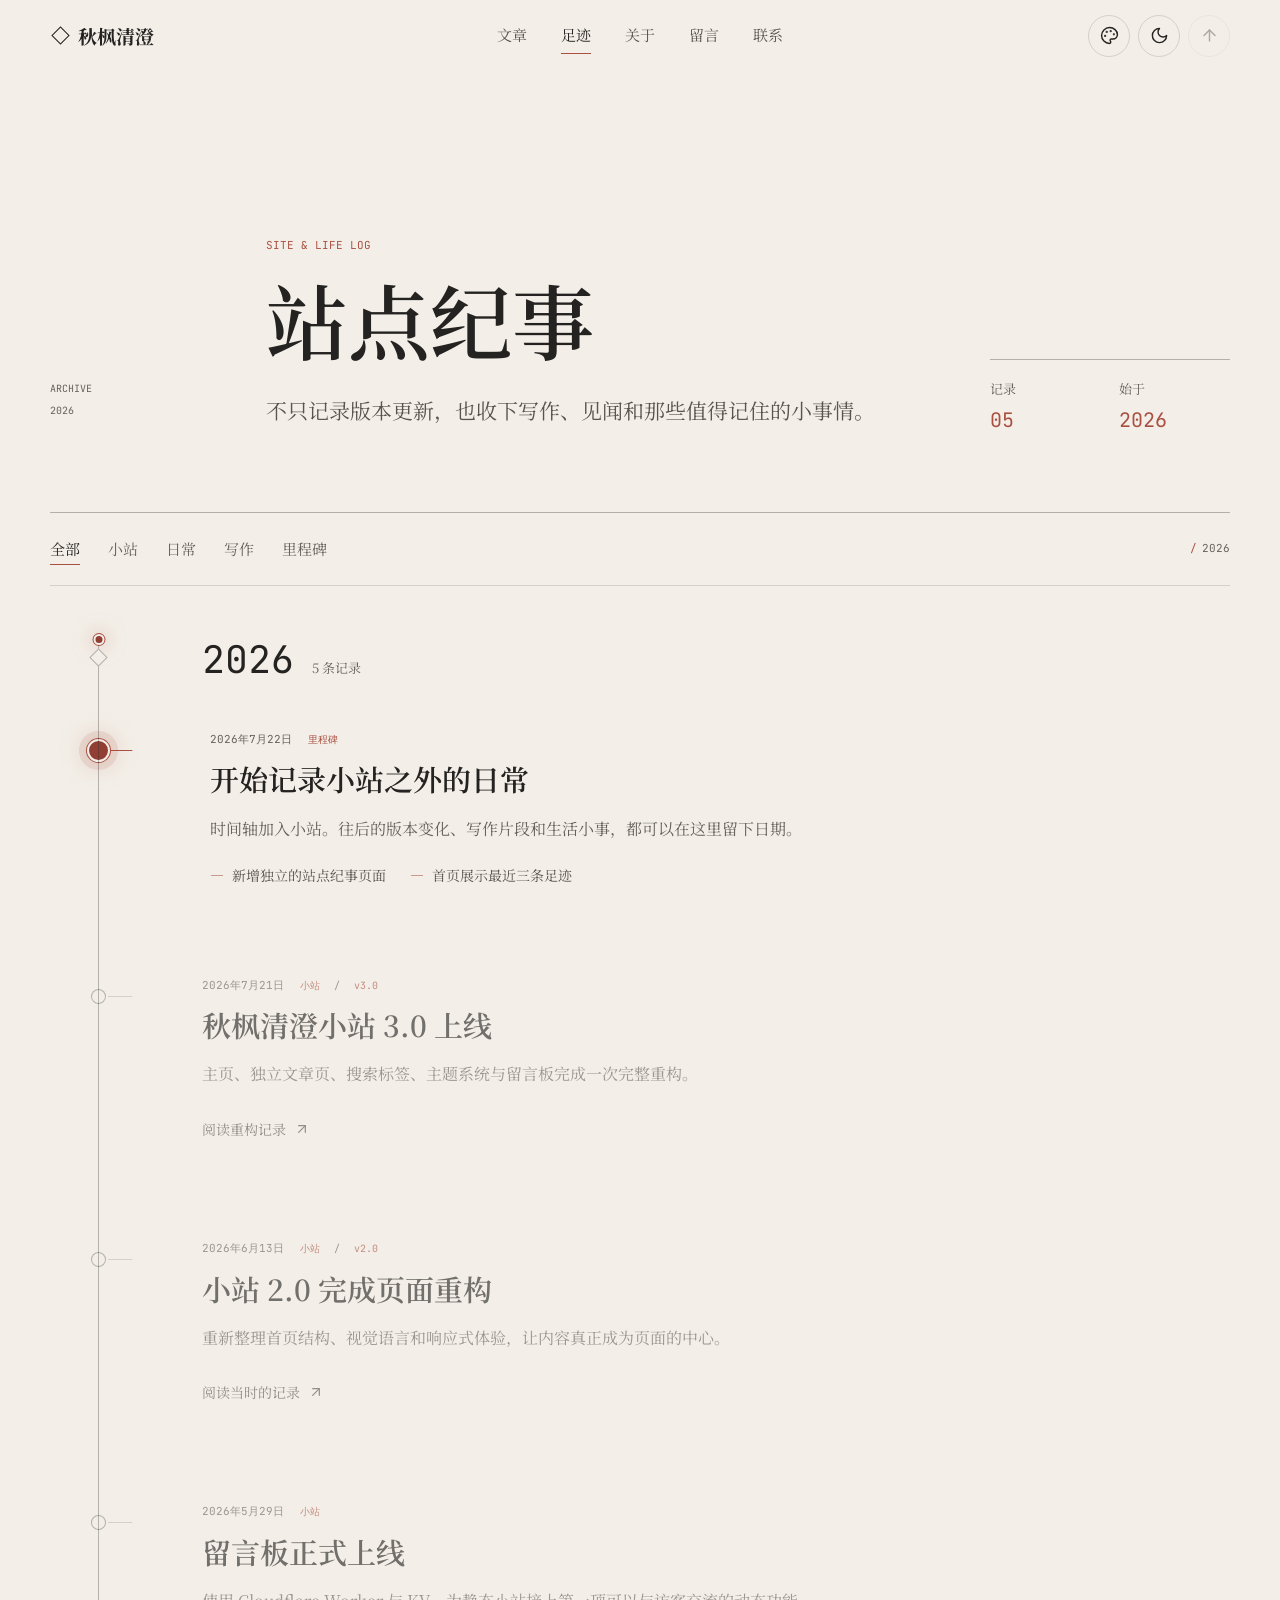
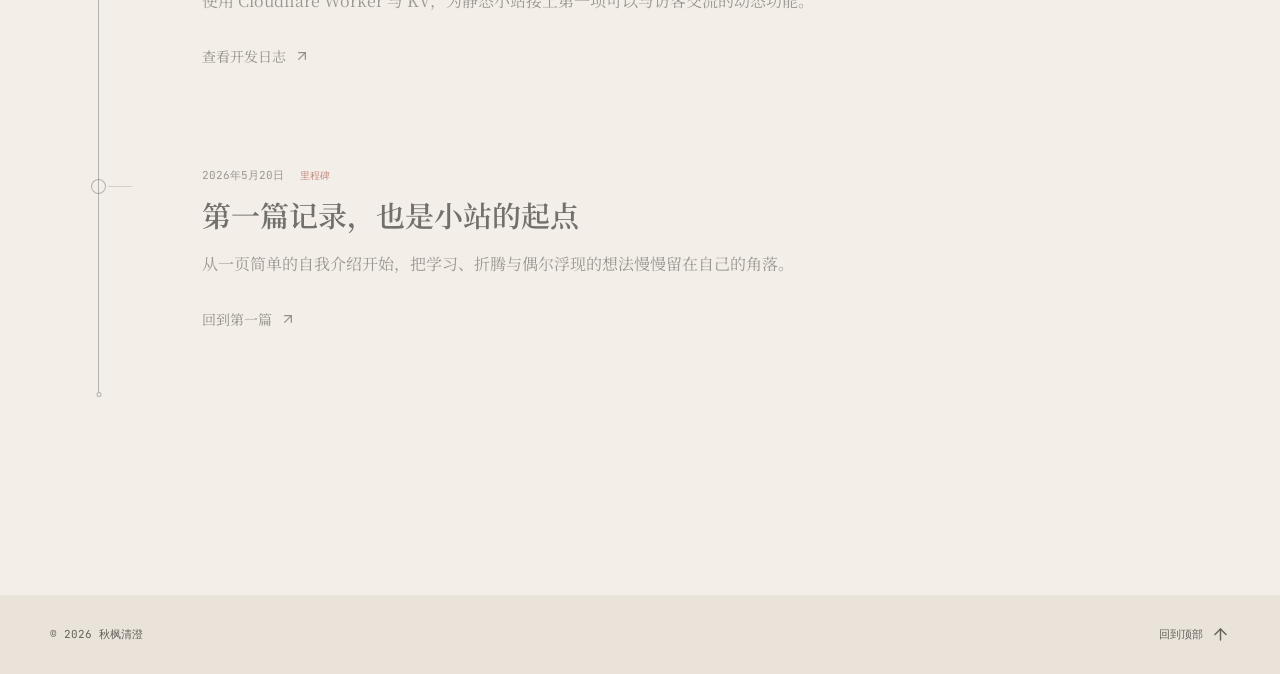
<file: timeline.html>
<!DOCTYPE html>
<html lang="zh-CN">
<head>
    <meta charset="UTF-8">
    <meta name="viewport" content="width=device-width, initial-scale=1.0">
    <meta name="description" content="秋枫清澄的站点纪事，记录网站生长、写作片段与日常小事。">
    <meta name="author" content="秋枫清澄">
    <meta name="robots" content="index, follow">
    <meta name="theme-color" id="themeColorMeta" content="#151716">
    <meta property="og:locale" content="zh_CN">
    <meta property="og:type" content="website">
    <meta property="og:title" content="站点纪事 · 秋枫清澄">
    <meta property="og:description" content="记录网站生长、写作片段与日常小事。">
    <meta property="og:url" content="https://153904.xyz/timeline.html">
    <meta property="og:image" content="https://153904.xyz/assets/avatar.jpg">
    <meta property="og:image:alt" content="秋枫清澄的个人头像">
    <meta name="twitter:card" content="summary">
    <meta name="twitter:title" content="站点纪事 · 秋枫清澄">
    <meta name="twitter:description" content="记录网站生长、写作片段与日常小事。">
    <meta name="twitter:image" content="https://153904.xyz/assets/avatar.jpg">
    <title>站点纪事 · 秋枫清澄</title>
    <link rel="canonical" href="https://153904.xyz/timeline.html">
    <link rel="icon" href="assets/favicon.svg" type="image/svg+xml">
    <link rel="icon" href="assets/favicon-32.png" sizes="32x32" type="image/png">
    <link rel="apple-touch-icon" href="assets/apple-touch-icon.png">
    <link rel="preconnect" href="https://fonts.googleapis.com">
    <link rel="preconnect" href="https://fonts.gstatic.com" crossorigin>
    <link rel="preload" as="style" href="https://fonts.googleapis.com/css2?family=JetBrains+Mono:wght@400;500&family=LXGW+WenKai:wght@400;700&family=Noto+Serif+SC:wght@400;600;700&family=ZCOOL+XiaoWei&display=swap">
    <link rel="stylesheet" href="https://fonts.googleapis.com/css2?family=JetBrains+Mono:wght@400;500&family=LXGW+WenKai:wght@400;700&family=Noto+Serif+SC:wght@400;600;700&family=ZCOOL+XiaoWei&display=swap" media="print" onload="this.media='all'">
    <noscript>
        <link rel="stylesheet" href="https://fonts.googleapis.com/css2?family=JetBrains+Mono:wght@400;500&family=LXGW+WenKai:wght@400;700&family=Noto+Serif+SC:wght@400;600;700&family=ZCOOL+XiaoWei&display=swap">
    </noscript>
    <link rel="stylesheet" href="style.css">
    <link rel="stylesheet" href="timeline.css">
    <script src="theme-data.js"></script>
    <script>
        // 首屏主题引导：见 index.html 中的说明
        (function () {
            var root = document.documentElement;
            root.classList.add('js', 'no-transition');

            var theme = '';
            var accent = '';
            try {
                theme = localStorage.getItem('qiufeng-theme') || '';
                accent = localStorage.getItem('qiufeng-accent') || '';
            } catch (error) {
                /* 存储不可用时退回系统偏好 */
            }

            if (theme !== 'light' && theme !== 'dark') {
                theme = window.matchMedia('(prefers-color-scheme: light)').matches ? 'light' : 'dark';
            }
            root.dataset.theme = theme;

            var data = window.QiufengThemeData;
            var preset = data ? data.presets.filter(function (item) { return item.id === accent; })[0] : null;
            if (preset) {
                root.dataset.accent = preset.id;
                root.style.setProperty('--accent', preset[theme].accent);
                root.style.setProperty('--accent-strong', preset[theme].accentStrong);
            }

            var themeColorMeta = document.getElementById('themeColorMeta');
            if (themeColorMeta && data) themeColorMeta.content = data.pageColors[theme];

            document.addEventListener('DOMContentLoaded', function () {
                requestAnimationFrame(function () {
                    requestAnimationFrame(function () {
                        root.classList.remove('no-transition');
                    });
                });
            });
            window.setTimeout(function () { root.classList.remove('no-transition'); }, 1200);
        }());
    </script>
</head>
<body class="timeline-view">
    <a class="skip-link" href="#main">跳到时间轴</a>
    <div class="scroll-progress" aria-hidden="true"><span id="scrollProgress"></span></div>
    <div class="petal-layer" id="petalLayer" aria-hidden="true"></div>
    <span class="page-top-anchor" id="top" aria-hidden="true"></span>

    <header class="site-header">
        <nav class="nav-shell" aria-label="主导航">
            <div class="wordmark">
                <a class="wordmark-game-link" href="game-f8fq.html" aria-label="打开飞八分钱小游戏" title="飞八分钱">
                    <span class="wordmark-mark" aria-hidden="true"></span>
                </a>
                <a class="wordmark-home" href="index.html" aria-label="返回秋枫清澄首页">秋枫清澄</a>
            </div>

            <div class="nav-links" id="navLinks">
                <a href="index.html#writing">文章</a>
                <a href="timeline.html" aria-current="page">足迹</a>
                <a href="index.html#about">关于</a>
                <a href="index.html#guestbook">留言</a>
                <a href="index.html#contact">联系</a>
            </div>

            <div class="nav-actions">
                <div class="accent-picker">
                    <button class="icon-button" id="accentToggle" type="button" aria-label="切换主题色" title="切换主题色" aria-expanded="false" aria-controls="accentMenu">
                        <i data-lucide="palette" aria-hidden="true"></i>
                    </button>
                    <div class="accent-menu" id="accentMenu" aria-label="主题设置" hidden>
                        <p class="accent-menu-title">主题色</p>
                        <div class="accent-options" id="accentOptions" role="radiogroup" aria-label="主题色预设"></div>
                        <div class="accent-menu-divider"></div>
                        <div class="effect-setting">
                            <span class="effect-setting-label"><i data-lucide="flower-2" aria-hidden="true"></i><span>下落效果</span></span>
                            <div class="effect-options" id="effectOptions" role="radiogroup" aria-label="下落效果类型"></div>
                            <label class="effect-switch" for="fallingEffect" title="切换下落效果">
                                <input id="fallingEffect" type="checkbox" role="switch" checked>
                                <span class="effect-switch-track" aria-hidden="true"></span>
                            </label>
                        </div>
                    </div>
                </div>
                <button class="icon-button" id="themeToggle" type="button" aria-label="切换明暗主题" title="切换明暗主题"><i data-lucide="sun" aria-hidden="true"></i></button>
                <button class="icon-button back-to-top-button" id="backToTop" type="button" aria-label="返回顶部" title="返回顶部" disabled><i data-lucide="arrow-up" aria-hidden="true"></i></button>
                <button class="icon-button menu-button" id="menuToggle" type="button" aria-label="打开导航" aria-expanded="false" aria-controls="navLinks"><i data-lucide="menu" aria-hidden="true"></i></button>
            </div>
        </nav>
    </header>

    <main class="timeline-main" id="main">
        <noscript>
            <p class="noscript-note">时间轴记录由 JavaScript 渲染。请在浏览器中启用 JavaScript 后再打开本页。</p>
        </noscript>

        <header class="timeline-hero section-shell reveal">
            <div class="timeline-hero-index" aria-hidden="true">
                <span>ARCHIVE</span>
                <span id="timelineYearRange">2026</span>
            </div>
            <div class="timeline-hero-copy">
                <p class="eyebrow">SITE &amp; LIFE LOG</p>
                <h1>站点纪事</h1>
                <p>不只记录版本更新，也收下写作、见闻和那些值得记住的小事情。</p>
            </div>
            <dl class="timeline-stats" aria-label="时间轴概况">
                <div>
                    <dt>记录</dt>
                    <dd id="timelineCount">0</dd>
                </div>
                <div>
                    <dt>始于</dt>
                    <dd id="timelineSince">—</dd>
                </div>
            </dl>
        </header>

        <section class="timeline-content section-shell" aria-labelledby="timelineListTitle">
            <h2 class="visually-hidden" id="timelineListTitle">全部时间记录</h2>
            <div class="timeline-tools reveal">
                <div class="timeline-filter" id="timelineFilters" role="group" aria-label="筛选时间记录"></div>
                <nav class="timeline-years" id="timelineYears" aria-label="按年份查看"></nav>
            </div>
            <div class="timeline-track" id="timelineTrack">
                <div class="timeline-axis" id="timelineAxis" aria-hidden="true">
                    <span class="timeline-axis-progress" id="timelineAxisProgress">
                        <span class="timeline-axis-head"></span>
                    </span>
                </div>
                <div class="timeline-list" id="timelineList" aria-live="polite"></div>
            </div>
        </section>
    </main>

    <footer class="site-footer">
        <div class="section-shell footer-layout">
            <p>© <span id="footerYear">2026</span> 秋枫清澄</p>
            <button class="footer-top-link" id="footerBackToTop" type="button">回到顶部 <i data-lucide="arrow-up" aria-hidden="true"></i></button>
        </div>
    </footer>

    <script src="site-ui.js"></script>
    <script src="assets/icons.js"></script>
    <script src="theme-controls.js"></script>
    <script src="timeline-data.js"></script>
    <script src="timeline.js"></script>
</body>
</html>
</file>
<file: style.css>
:root {
    color-scheme: dark;
    --font-display: 'ZCOOL XiaoWei', 'Noto Serif SC', serif;
    --font-main: 'LXGW WenKai', '霞鹜文楷', 'Noto Serif SC', serif;
    --font-mono: 'JetBrains Mono', 'Fira Code', 'Consolas', monospace;
    --bg: #151716;
    --bg-deep: #0f1110;
    --surface: #1d201e;
    --surface-raised: #252825;
    --text: #f3eee7;
    --text-soft: #c9c3ba;
    --text-muted: #928f88;
    --quiet-accent: #9ba7aa;
    --accent: #df8874;
    --accent-strong: #ee9984;
    /* 强调色底上的前景色：亮色强调色配深色文字，浅色主题下自动换成近白色 */
    --on-accent: #1a1918;
    --on-accent-line: rgba(26, 25, 24, 0.34);
    --cursor-dot-color: var(--accent-strong);
    --cursor-dot-blend-color: var(--cursor-dot-color);
    --success: #8eb69b;
    --danger: #d98a7e;
    --line: rgba(243, 238, 231, 0.14);
    --line-strong: rgba(243, 238, 231, 0.28);
    --shadow: 0 18px 56px rgba(0, 0, 0, 0.26);
    --header-bg: rgba(21, 23, 22, 0.84);
    --page-width: 1180px;
    --header-height: 72px;
    --ease: cubic-bezier(0.22, 1, 0.36, 1);
}

:root[data-theme='light'] {
    color-scheme: light;
    --bg: #f3efe8;
    --bg-deep: #e9e3da;
    --surface: #fbf8f3;
    --surface-raised: #ffffff;
    --text: #242321;
    --text-soft: #58544f;
    --text-muted: #65615c;
    --quiet-accent: #5a6a6f;
    --accent: #a95042;
    --accent-strong: #913f34;
    --on-accent: #fdfaf6;
    --on-accent-line: rgba(253, 250, 246, 0.4);
    --success: #477257;
    --danger: #a95042;
    --line: rgba(36, 35, 33, 0.15);
    --line-strong: rgba(36, 35, 33, 0.3);
    --shadow: 0 18px 52px rgba(72, 54, 35, 0.14);
    --header-bg: rgba(243, 239, 232, 0.86);
}

*,
*::before,
*::after {
    box-sizing: border-box;
}

html {
    scroll-behavior: smooth;
    scroll-padding-top: var(--header-height);
}

body {
    margin: 0;
    min-width: 0;
    overflow-x: clip;
    background: var(--bg);
    color: var(--text);
    font-family: var(--font-main);
    font-size: 18px;
    line-height: 1.75;
    letter-spacing: 0;
    transition: background-color 280ms ease, color 280ms ease;
}

button,
a {
    -webkit-tap-highlight-color: transparent;
}

button {
    font: inherit;
}

a {
    color: inherit;
    text-decoration: none;
}

img {
    display: block;
    max-width: 100%;
}

svg {
    width: 19px;
    height: 19px;
    stroke-width: 1.8;
}

::selection {
    background: var(--accent);
    color: var(--on-accent);
}

:focus-visible {
    outline: 2px solid var(--accent);
    outline-offset: 4px;
}

.custom-cursor {
    position: fixed;
    z-index: 2000;
    top: 0;
    left: 0;
    pointer-events: none;
    opacity: 0;
    transform: translate3d(-100px, -100px, 0) translate(-50%, -50%);
    will-change: transform;
}

.custom-cursor.is-visible {
    opacity: 1;
}

.custom-cursor-dot {
    width: 6px;
    height: 6px;
    border-radius: 50%;
    background: var(--cursor-dot-blend-color, var(--cursor-dot-color, var(--accent-strong)));
    mix-blend-mode: difference;
    transition: opacity 120ms ease, background-color 180ms ease;
}

.custom-cursor-ring {
    --cursor-scale: 1;
    width: 30px;
    height: 30px;
    border: 1px solid var(--accent-strong);
    border-radius: 50%;
    background: transparent;
    background: color-mix(in srgb, var(--accent) 3%, transparent);
    opacity: 0;
    transition:
        width 220ms var(--ease),
        height 220ms var(--ease),
        border-color 180ms ease,
        background-color 180ms ease,
        opacity 120ms ease;
}

.custom-cursor-ring.is-visible {
    opacity: 0.56;
}

.custom-cursor-ring.is-hovering {
    width: 46px;
    height: 46px;
    border-color: var(--accent-strong);
    background: color-mix(in srgb, var(--accent) 9%, transparent);
    opacity: 0.82;
}

.custom-cursor-ring.is-pressed {
    --cursor-scale: 0.84;
}

@media (hover: hover) and (pointer: fine) {
    html.has-custom-cursor body {
        cursor: none;
    }

    html.has-custom-cursor a,
    html.has-custom-cursor button:not(:disabled),
    html.has-custom-cursor input[type='range']:not(:disabled),
    html.has-custom-cursor input[type='checkbox']:not(:disabled),
    html.has-custom-cursor input[type='radio']:not(:disabled),
    html.has-custom-cursor select:not(:disabled),
    html.has-custom-cursor .effect-switch:not(:has(input:disabled)),
    html.has-custom-cursor [role='button'],
    html.has-custom-cursor [role='slider'] {
        cursor: none;
    }

    html.has-custom-cursor input:not([type='button']):not([type='submit']):not([type='reset']):not([type='range']):not([type='checkbox']):not([type='radio']),
    html.has-custom-cursor textarea,
    html.has-custom-cursor [contenteditable='true'] {
        cursor: text;
    }

    html.has-custom-cursor .guestbook-resizer {
        cursor: col-resize;
    }

    html.has-custom-cursor button:disabled,
    html.has-custom-cursor input:disabled,
    html.has-custom-cursor .effect-switch:has(input:disabled) {
        cursor: not-allowed;
    }

    html.has-custom-cursor .back-to-top-button:disabled {
        cursor: default;
    }

    html.has-custom-cursor .message-submit:disabled,
    html.has-custom-cursor .message-refresh:disabled {
        cursor: wait;
    }
}

.skip-link {
    position: fixed;
    z-index: 1000;
    top: 12px;
    left: 12px;
    padding: 10px 14px;
    background: var(--text);
    color: var(--bg);
    transform: translateY(-160%);
    transition: transform 180ms ease;
}

.skip-link:focus {
    transform: translateY(0);
}

.visually-hidden {
    position: absolute;
    width: 1px;
    height: 1px;
    padding: 0;
    overflow: hidden;
    clip: rect(0 0 0 0);
    white-space: nowrap;
    border: 0;
}

/* 没有 JS 时不要让 .reveal 把整段内容锁在 opacity:0。
   <html> 上的 js 类由各页头部的内联脚本同步加上。 */
html:not(.js) .reveal {
    opacity: 1;
    transform: none;
}

/* 首屏主题引导期间关闭过渡，避免"先按默认色绘制再过渡到用户配色"的闪烁 */
html.no-transition *,
html.no-transition *::before,
html.no-transition *::after {
    transition: none !important;
}

.noscript-note {
    margin: 0;
    padding: 14px 18px;
    border-bottom: 1px solid var(--line);
    background: var(--surface);
    color: var(--text-soft);
    font-size: 15px;
    text-align: center;
}

.page-top-anchor {
    position: absolute;
    top: 0;
    left: 0;
    width: 1px;
    height: 1px;
}

.scroll-progress {
    position: fixed;
    z-index: 1001;
    inset: 0 0 auto;
    height: 2px;
    background: transparent;
}

.scroll-progress span {
    display: block;
    width: 100%;
    height: 100%;
    background: var(--accent);
    transform: scaleX(0);
    transform-origin: left center;
}

.petal-layer {
    position: fixed;
    z-index: 80;
    inset: 0;
    overflow: hidden;
    pointer-events: none;
    contain: strict;
}

.petal {
    position: absolute;
    top: -12vh;
    left: var(--petal-left);
    width: var(--petal-size);
    height: var(--petal-height);
    /* 不支持 color-mix() 的浏览器回退为纯色 */
    border: 1px solid var(--fall-color, var(--accent));
    border: 1px solid color-mix(in srgb, var(--fall-color, var(--accent)) 70%, transparent);
    border-radius: 72% 20% 72% 20%;
    background: var(--fall-color, var(--accent));
    background: color-mix(in srgb, var(--fall-color, var(--accent)) 78%, var(--text) 22%);
    box-shadow: 0 3px 9px color-mix(in srgb, var(--fall-color, var(--accent)) 18%, transparent);
    opacity: var(--petal-opacity);
    animation: petal-fall var(--petal-duration) linear var(--petal-delay) infinite;
    will-change: transform;
}

.petal:nth-child(3n) {
    border-radius: 20% 72% 20% 72%;
    animation-timing-function: cubic-bezier(0.42, 0, 0.58, 1);
}

.petal.falling-maple {
    width: calc(var(--petal-size) * 1.18);
    height: calc(var(--petal-size) * 1.12);
    border-radius: 0;
    clip-path: polygon(50% 0%, 62% 23%, 91% 16%, 76% 43%, 100% 54%, 70% 60%, 78% 91%, 53% 72%, 36% 100%, 35% 69%, 4% 79%, 25% 54%, 0% 40%, 33% 35%, 24% 8%, 48% 23%);
    background: color-mix(in srgb, var(--fall-color, var(--accent)) 84%, var(--text) 16%);
}

.petal.falling-bamboo {
    width: calc(var(--petal-size) * 0.58);
    height: calc(var(--petal-size) * 1.65);
    border-radius: 80% 18% 80% 18%;
    clip-path: polygon(50% 0%, 67% 22%, 100% 50%, 68% 78%, 50% 100%, 32% 78%, 0% 50%, 33% 22%);
    background: color-mix(in srgb, var(--fall-color, var(--accent)) 70%, var(--text) 30%);
}

.site-header {
    position: fixed;
    z-index: 100;
    inset: 0 0 auto;
    height: var(--header-height);
    border-bottom: 1px solid transparent;
    transition: background-color 220ms ease, border-color 220ms ease;
}

.site-header.is-scrolled {
    background: var(--header-bg);
    border-color: var(--line);
    -webkit-backdrop-filter: blur(16px);
    backdrop-filter: blur(16px);
}

.nav-shell,
.section-shell {
    width: min(calc(100% - 48px), var(--page-width));
    margin: 0 auto;
}

.nav-shell {
    position: relative;
    display: flex;
    align-items: center;
    justify-content: space-between;
    height: 100%;
}

.wordmark {
    display: inline-flex;
    align-items: center;
    gap: 4px;
    min-width: max-content;
    font-size: 19px;
    font-weight: 700;
    line-height: 1;
}

.wordmark-game-link {
    display: grid;
    place-items: center;
    width: 36px;
    height: 44px;
    margin-inline: -8px -4px;
    border-radius: 3px;
}

.wordmark-home {
    display: inline-flex;
    align-items: center;
    min-height: 44px;
}

.wordmark-mark {
    width: 13px;
    height: 13px;
    border: 1px solid currentColor;
    transform: rotate(45deg);
    transition: background-color 180ms ease, transform 240ms var(--ease);
}

.wordmark-game-link:hover .wordmark-mark,
.wordmark-game-link:focus-visible .wordmark-mark {
    background: var(--accent);
    transform: rotate(135deg);
}

.nav-links {
    position: absolute;
    left: 50%;
    display: flex;
    align-items: center;
    gap: 34px;
    color: var(--text-soft);
    font-size: 15px;
    transform: translateX(-50%);
}

.nav-links a {
    position: relative;
    padding: 8px 0;
}

.nav-links a::after {
    content: '';
    position: absolute;
    inset: auto 0 3px;
    height: 1px;
    background: var(--accent);
    transform: scaleX(0);
    transform-origin: right;
    transition: transform 220ms var(--ease);
}

.nav-links a:hover::after,
.nav-links a:focus-visible::after {
    transform: scaleX(1);
    transform-origin: left;
}

.nav-actions {
    display: flex;
    align-items: center;
    gap: 8px;
    margin-left: auto;
}

.accent-picker {
    position: relative;
}

.accent-menu {
    position: absolute;
    top: calc(100% + 12px);
    right: 0;
    width: min(560px, calc(100vw - 32px));
    padding: 14px;
    border: 1px solid var(--line-strong);
    border-radius: 6px;
    background: var(--surface-raised);
    box-shadow: var(--shadow);
    max-height: min(70vh, 360px);
    overflow-y: auto;
}

.accent-menu[hidden] {
    display: none;
}

.accent-menu-title {
    margin: 3px 8px 8px;
    color: var(--text-muted);
    font-family: var(--font-mono);
    font-size: 10px;
}

.accent-options {
    display: grid;
    gap: 5px;
}

.accent-group {
    display: grid;
    grid-template-columns: 46px minmax(0, 1fr);
    align-items: center;
    gap: 8px;
}

.accent-group-label {
    margin: 0;
    color: var(--text-muted);
    font-family: var(--font-mono);
    font-size: 10px;
}

.accent-group-options {
    display: grid;
    grid-template-columns: repeat(4, minmax(0, 1fr));
    gap: 4px;
}

.accent-option {
    display: flex;
    flex-direction: column;
    align-items: center;
    justify-content: center;
    gap: 6px;
    width: auto;
    min-height: 60px;
    padding: 8px 4px;
    border: 0;
    border-radius: 3px;
    background: transparent;
    color: var(--text-soft);
    font-family: var(--font-main);
    font-size: 12px;
    text-align: center;
    cursor: pointer;
    transition: background-color 180ms ease, color 180ms ease;
}

.accent-option:hover,
.accent-option:focus-visible,
.accent-option[aria-checked='true'] {
    background: var(--bg-deep);
    color: var(--text);
}

.accent-option[aria-checked='true'] {
    color: var(--accent);
}

.accent-swatch {
    width: 17px;
    height: 17px;
    flex: 0 0 auto;
    border: 2px solid var(--surface-raised);
    border-radius: 50%;
    background: var(--swatch, var(--accent));
    box-shadow: 0 0 0 1px var(--line-strong);
}

.accent-menu-divider {
    height: 1px;
    margin: 11px 4px;
    background: var(--line);
}

.effect-setting {
    display: grid;
    grid-template-columns: 82px minmax(0, 1fr) 48px;
    align-items: center;
    gap: 10px;
    min-height: 50px;
    padding: 3px 7px;
}

.effect-setting-label {
    display: flex;
    align-items: center;
    gap: 8px;
    color: var(--text-soft);
    font-size: 14px;
}

.effect-setting-label svg {
    width: 16px;
    height: 16px;
    color: var(--accent);
}

.effect-options {
    display: grid;
    grid-template-columns: repeat(3, minmax(0, 1fr));
    gap: 4px;
}

.effect-option {
    display: flex;
    align-items: center;
    justify-content: center;
    gap: 6px;
    width: 100%;
    min-height: 40px;
    padding: 5px 6px;
    border: 0;
    border-radius: 3px;
    background: transparent;
    color: var(--text-muted);
    font-family: var(--font-main);
    font-size: 13px;
    cursor: pointer;
    transition: background-color 180ms ease, color 180ms ease;
}

.effect-option:hover,
.effect-option:focus-visible,
.effect-option[aria-checked='true'] {
    background: var(--bg-deep);
    color: var(--accent);
}

.effect-option svg {
    width: 15px;
    height: 15px;
}

.effect-switch {
    display: grid;
    place-items: center;
    width: 48px;
    height: 44px;
    flex: 0 0 auto;
    cursor: pointer;
}

.effect-switch input {
    position: absolute;
    width: 1px;
    height: 1px;
    opacity: 0;
    pointer-events: none;
}

.effect-switch-track {
    position: relative;
    width: 34px;
    height: 19px;
    border: 1px solid var(--line-strong);
    border-radius: 999px;
    background: var(--bg-deep);
    transition: border-color 180ms ease, background-color 180ms ease;
}

.effect-switch-track::after {
    content: '';
    position: absolute;
    top: 3px;
    left: 3px;
    width: 11px;
    height: 11px;
    border-radius: 50%;
    background: var(--text-muted);
    transition: transform 200ms var(--ease), background-color 180ms ease;
}

.effect-switch input:checked + .effect-switch-track {
    border-color: var(--accent);
    background: var(--surface-raised);
    background: color-mix(in srgb, var(--accent) 24%, var(--bg-deep));
}

.effect-switch input:checked + .effect-switch-track::after {
    background: var(--accent);
    transform: translateX(15px);
}

.effect-switch input:focus-visible + .effect-switch-track {
    outline: 2px solid var(--accent);
    outline-offset: 3px;
}

.effect-switch input:disabled + .effect-switch-track {
    opacity: 0.42;
}

.effect-switch:has(input:disabled) {
    cursor: not-allowed;
}

.cursor-dot-setting {
    display: grid;
    grid-template-columns: 82px minmax(0, 1fr);
    align-items: center;
    gap: 10px;
    min-height: 50px;
    padding: 3px 7px;
}

.cursor-dot-setting-label {
    display: flex;
    align-items: center;
    gap: 8px;
    color: var(--text-soft);
    font-size: 14px;
}

.cursor-dot-setting-label svg {
    width: 16px;
    height: 16px;
    color: var(--accent);
}

.cursor-dot-options {
    display: grid;
    grid-template-columns: repeat(8, 34px);
    align-items: center;
    gap: 8px;
    min-width: 0;
}

.cursor-dot-option,
.cursor-dot-custom {
    position: relative;
    display: grid;
    place-items: center;
    width: 34px;
    height: 38px;
    flex: 0 0 auto;
    padding: 0;
    border: 0;
    border-radius: 3px;
    background: transparent;
    cursor: pointer;
}

.cursor-dot-option {
    color: inherit;
}

.cursor-dot-option:hover,
.cursor-dot-option:focus-visible,
.cursor-dot-option[aria-pressed='true'],
.cursor-dot-custom:hover,
.cursor-dot-custom:focus-within,
.cursor-dot-custom.is-selected {
    background: var(--bg-deep);
}

.cursor-dot-swatch,
.cursor-dot-custom input {
    width: 19px;
    height: 19px;
    border: 2px solid var(--surface-raised);
    border-radius: 50%;
    background: var(--cursor-dot-swatch, var(--accent-strong));
    box-shadow: 0 0 0 1px var(--line-strong);
}

.cursor-dot-option[aria-pressed='true'] .cursor-dot-swatch,
.cursor-dot-custom.is-selected input {
    box-shadow: 0 0 0 1px var(--text), 0 0 0 4px color-mix(in srgb, var(--accent) 18%, transparent);
}

.cursor-dot-option[data-cursor-dot='theme'] .cursor-dot-swatch::after {
    content: '';
    display: block;
    width: 5px;
    height: 5px;
    margin: 5px;
    border-radius: 50%;
    background: var(--bg-deep);
}

.cursor-dot-custom input {
    padding: 0;
    overflow: hidden;
    appearance: none;
    -webkit-appearance: none;
    background: transparent;
    cursor: pointer;
}

.cursor-dot-custom input::-webkit-color-swatch-wrapper {
    padding: 0;
}

.cursor-dot-custom input::-webkit-color-swatch {
    border: 0;
    border-radius: 50%;
}

.cursor-dot-custom input::-moz-color-swatch {
    border: 0;
    border-radius: 50%;
}

.cursor-dot-custom input:focus-visible {
    outline: 2px solid var(--accent);
    outline-offset: 4px;
}

.icon-button {
    display: inline-grid;
    place-items: center;
    width: 42px;
    height: 42px;
    padding: 0;
    border: 1px solid var(--line);
    border-radius: 50%;
    background: transparent;
    color: var(--text);
    cursor: pointer;
    transition: color 180ms ease, border-color 180ms ease, background-color 180ms ease, transform 180ms ease;
}

.icon-button:hover {
    border-color: var(--line-strong);
    background: var(--surface-raised);
    color: var(--accent);
}

.icon-button:active {
    transform: scale(0.94);
}

.back-to-top-button:disabled {
    opacity: 0.34;
    cursor: default;
}

.back-to-top-button:disabled:hover {
    border-color: var(--line);
    background: transparent;
    color: var(--text);
}

.menu-button {
    display: none;
}

.hero {
    position: relative;
    min-height: 760px;
    height: 92vh;
    /* svh = 不带浏览器工具栏的小视口高度，移动端不会被地址栏顶掉底部内容 */
    height: 92svh;
    max-height: 980px;
    overflow: hidden;
    background: var(--bg-deep);
    isolation: isolate;
}

.hero-image {
    position: absolute;
    z-index: -3;
    inset: 0 0 0 auto;
    width: 66%;
    height: 100%;
    object-fit: cover;
    object-position: 50% 38%;
    filter: saturate(0.72) contrast(1.04);
    -webkit-mask-image: linear-gradient(to right, transparent 0%, rgba(0, 0, 0, 0.34) 12%, #000 32%);
    mask-image: linear-gradient(to right, transparent 0%, rgba(0, 0, 0, 0.34) 12%, #000 32%);
    -webkit-mask-repeat: no-repeat;
    mask-repeat: no-repeat;
}

.hero-overlay {
    position: absolute;
    z-index: -2;
    inset: 0;
    background:
        linear-gradient(90deg, var(--bg-deep) 0%, rgba(15, 17, 16, 0.97) 30%, rgba(15, 17, 16, 0.46) 68%, rgba(15, 17, 16, 0.14) 100%),
        linear-gradient(0deg, rgba(15, 17, 16, 0.74) 0%, transparent 48%);
}

:root[data-theme='light'] .hero-overlay {
    background:
        linear-gradient(90deg, #e9e3da 0%, rgba(233, 227, 218, 0.98) 30%, rgba(233, 227, 218, 0.5) 68%, rgba(233, 227, 218, 0.1) 100%),
        linear-gradient(0deg, rgba(233, 227, 218, 0.76) 0%, transparent 48%);
}

.hero-grain {
    position: absolute;
    z-index: -1;
    inset: 0;
    opacity: 0.13;
    background-image: repeating-linear-gradient(90deg, transparent 0 4px, rgba(255, 255, 255, 0.035) 4px 5px);
    mix-blend-mode: soft-light;
    pointer-events: none;
}

.hero-inner {
    position: relative;
    display: grid;
    grid-template-rows: auto 1fr auto;
    width: min(calc(100% - 48px), var(--page-width));
    height: 100%;
    margin: 0 auto;
    padding: calc(var(--header-height) + 16px) 0 34px;
}

.hero-kicker {
    display: flex;
    justify-content: space-between;
    width: 310px;
    margin: 0;
    color: var(--text-soft);
    font-family: var(--font-mono);
    font-size: 11px;
    line-height: 1;
}

.hero-copy {
    align-self: center;
    max-width: 720px;
    padding: 36px 0 56px;
}

.hero h1 {
    margin: 0;
    font-family: var(--font-display);
    font-size: 92px;
    font-weight: 400;
    line-height: 1.02;
    letter-spacing: 0;
    text-wrap: balance;
}

.hero-lead {
    margin: 28px 0 0;
    color: var(--text-soft);
    font-size: 27px;
    line-height: 1.65;
    min-height: 3.3em;
    text-wrap: pretty;
}

.typing-cursor {
    display: inline-block;
    width: 2px;
    height: 1.05em;
    margin-left: 7px;
    vertical-align: -0.12em;
    background: var(--accent);
    animation: typing-cursor-blink 900ms steps(1, end) infinite;
}

.typing-text {
    white-space: pre-line;
}

@keyframes typing-cursor-blink {
    50% { opacity: 0; }
}

.hero-actions {
    display: flex;
    flex-wrap: wrap;
    gap: 12px;
    margin-top: 40px;
}

.button {
    display: inline-flex;
    align-items: center;
    justify-content: center;
    gap: 12px;
    min-height: 48px;
    padding: 10px 18px;
    border: 1px solid var(--line-strong);
    border-radius: 4px;
    font-size: 16px;
    line-height: 1;
    transition: background-color 180ms ease, color 180ms ease, border-color 180ms ease, transform 180ms ease;
}

.button:hover {
    transform: translateY(-2px);
}

.button-primary {
    border-color: var(--accent);
    background: var(--accent);
    color: var(--on-accent);
}

.button-primary:hover {
    border-color: var(--accent-strong);
    background: var(--accent-strong);
}

.button-quiet {
    background: rgba(15, 17, 16, 0.28);
    -webkit-backdrop-filter: blur(12px);
    backdrop-filter: blur(12px);
}

:root[data-theme='light'] .button-quiet {
    background: rgba(243, 239, 232, 0.46);
}

.hero-latest {
    display: grid;
    grid-template-columns: 120px minmax(0, 1fr) auto;
    align-items: center;
    gap: 24px;
    width: min(760px, 100%);
    padding: 17px 0 0;
    border-top: 1px solid var(--line-strong);
    font-size: 15px;
    line-height: 1.45;
    transition: border-color 180ms ease;
}

.hero-latest:hover {
    border-color: var(--accent);
}

.hero-latest-label,
.hero-latest time {
    color: var(--text-muted);
    font-family: var(--font-mono);
    font-size: 11px;
}

.hero-latest strong {
    overflow: hidden;
    font-weight: 400;
    text-overflow: ellipsis;
    white-space: nowrap;
}

.section {
    border-top: 1px solid var(--line);
}

.writing-section {
    padding: 112px 0 96px;
    background: var(--bg);
}

.section-heading {
    display: grid;
    grid-template-columns: 180px minmax(260px, 1fr) minmax(260px, 360px);
    gap: 36px;
    align-items: end;
    margin-bottom: 70px;
}

.eyebrow {
    margin: 0;
    color: var(--accent);
    font-family: var(--font-mono);
    font-size: 11px;
    line-height: 1.3;
}

.section-heading h2,
.contact-layout h2 {
    margin: 0;
    font-size: 52px;
    font-weight: 600;
    line-height: 1.2;
    text-wrap: balance;
}

.section-aside > p {
    margin: 0;
    color: var(--text-muted);
    font-size: 17px;
    line-height: 1.8;
    text-wrap: pretty;
}

.post-count-control {
    display: flex;
    align-items: center;
    gap: 12px;
    margin-top: 22px;
    color: var(--text-muted);
    font-family: var(--font-mono);
    font-size: 11px;
}

.post-count-slider {
    display: grid;
    grid-template-columns: minmax(120px, 170px) 54px;
    align-items: center;
    gap: 12px;
}

.post-count-slider input[type='range'] {
    width: 100%;
    height: 44px;
    margin: 0;
    appearance: none;
    -webkit-appearance: none;
    background: transparent;
    cursor: pointer;
}

.post-count-slider input[type='range']::-webkit-slider-runnable-track {
    height: 3px;
    border-radius: 0;
    background: linear-gradient(to right, var(--accent) 0 var(--range-progress, 50%), var(--line-strong) var(--range-progress, 50%) 100%);
}

.post-count-slider input[type='range']::-moz-range-track {
    height: 3px;
    border-radius: 0;
    background: var(--line-strong);
}

.post-count-slider input[type='range']::-moz-range-progress {
    height: 3px;
    background: var(--accent);
}

.post-count-slider input[type='range']::-webkit-slider-thumb {
    width: 17px;
    height: 17px;
    margin-top: -7px;
    border: 3px solid var(--bg-deep);
    border-radius: 50%;
    appearance: none;
    -webkit-appearance: none;
    background: var(--accent);
    box-shadow: 0 0 0 1px var(--accent);
    transition: transform 160ms ease, background-color 160ms ease;
}

.post-count-slider input[type='range']::-moz-range-thumb {
    width: 12px;
    height: 12px;
    border: 3px solid var(--bg-deep);
    border-radius: 50%;
    background: var(--accent);
    box-shadow: 0 0 0 1px var(--accent);
    transition: transform 160ms ease, background-color 160ms ease;
}

.post-count-slider input[type='range']:hover::-webkit-slider-thumb,
.post-count-slider input[type='range']:focus-visible::-webkit-slider-thumb {
    transform: scale(1.18);
    background: var(--accent-strong);
}

.post-count-slider input[type='range']:hover::-moz-range-thumb,
.post-count-slider input[type='range']:focus-visible::-moz-range-thumb {
    transform: scale(1.18);
    background: var(--accent-strong);
}

.post-count-slider input[type='range']:disabled {
    opacity: 0.45;
    cursor: not-allowed;
}

.post-count-slider output {
    display: grid;
    place-items: center;
    width: 54px;
    height: 36px;
    border: 1px solid var(--line);
    border-radius: 3px;
    background: var(--bg-deep);
    color: var(--text);
    font-family: var(--font-mono);
    font-size: 11px;
}

.search-shell {
    display: grid;
    grid-template-columns: 180px minmax(0, 1fr);
    gap: 36px;
    align-items: center;
    min-height: 66px;
    border-top: 1px solid var(--line-strong);
}

.search-label {
    color: var(--text-muted);
    font-family: var(--font-mono);
    font-size: 11px;
}

.search-field {
    display: grid;
    grid-template-columns: 22px minmax(0, 1fr) 38px;
    align-items: center;
    gap: 10px;
    max-width: 640px;
    min-height: 48px;
    color: var(--text-muted);
}

.search-field:focus-within {
    color: var(--accent);
}

.search-field input {
    width: 100%;
    height: 48px;
    padding: 0;
    border: 0;
    border-bottom: 1px solid var(--line-strong);
    border-radius: 0;
    background: transparent;
    color: var(--text);
    font-family: var(--font-main);
    font-size: 16px;
    letter-spacing: 0;
    transition: border-color 180ms ease;
}

.search-field input:focus {
    border-color: var(--accent);
}

.search-field input::placeholder {
    color: var(--text-muted);
    opacity: 0.78;
}

.search-field input::-webkit-search-cancel-button {
    display: none;
}

.search-field button {
    display: grid;
    place-items: center;
    width: 38px;
    height: 38px;
    padding: 0;
    border: 0;
    border-radius: 50%;
    background: transparent;
    color: var(--text-muted);
    cursor: pointer;
    transition: background-color 180ms ease, color 180ms ease;
}

.search-field button:hover {
    background: var(--surface-raised);
    color: var(--accent);
}

.search-field button[hidden] {
    display: none;
}

.tag-filter-shell {
    display: grid;
    grid-template-columns: 180px minmax(0, 1fr);
    gap: 36px;
    align-items: center;
    min-height: 58px;
    border-top: 1px solid var(--line);
}

.tag-filter-label {
    color: var(--text-muted);
    font-family: var(--font-mono);
    font-size: 11px;
}

.tag-filters {
    display: flex;
    align-items: center;
    gap: 26px;
    min-width: 0;
    overflow-x: auto;
    scrollbar-width: none;
}

.tag-filters::-webkit-scrollbar {
    display: none;
}

.tag-filter {
    position: relative;
    flex: 0 0 auto;
    min-height: 44px;
    padding: 0;
    border: 0;
    background: transparent;
    color: var(--text-muted);
    font-family: var(--font-main);
    font-size: 15px;
    cursor: pointer;
    transition: color 180ms ease;
}

.tag-filter::after {
    content: '';
    position: absolute;
    inset: auto 0 7px;
    height: 1px;
    background: var(--accent);
    transform: scaleX(0);
    transition: transform 180ms var(--ease);
}

.tag-filter:hover,
.tag-filter[aria-pressed='true'] {
    color: var(--text);
}

.tag-filter[aria-pressed='true']::after {
    transform: scaleX(1);
}

.post-list {
    border-top: 1px solid var(--line-strong);
}

.search-empty {
    display: grid;
    place-items: center;
    min-height: 260px;
    padding: 48px 16px;
    border-bottom: 1px solid var(--line);
    text-align: center;
}

.search-empty p {
    margin: 0 0 20px;
    color: var(--text-muted);
    font-size: 18px;
}

.search-empty button {
    min-height: 44px;
    padding: 8px 16px;
    border: 1px solid var(--line-strong);
    border-radius: 3px;
    background: transparent;
    color: var(--text);
    font-family: var(--font-main);
    cursor: pointer;
    transition: border-color 180ms ease, color 180ms ease, background-color 180ms ease;
}

.search-empty button:hover {
    border-color: var(--accent);
    background: var(--surface);
    color: var(--accent);
}

.post-row {
    position: relative;
    /* 显式建立层叠上下文：让 ::before 的 z-index:-1 稳定停在自身背景之上、
       内容之下，而不会依赖 .reveal 的 transform（那是隐式且易被改坏的） */
    isolation: isolate;
    display: grid;
    grid-template-columns: 180px minmax(0, 1fr) 42px;
    gap: 36px;
    align-items: center;
    width: 100%;
    min-height: 154px;
    padding: 26px 0;
    border: 0;
    border-bottom: 1px solid var(--line);
    background: transparent;
    color: inherit;
    text-decoration: none;
    text-align: left;
    cursor: pointer;
    transition: color 180ms ease, padding 260ms var(--ease);
}

.post-row::before {
    content: '';
    position: absolute;
    inset: 0 -24px;
    z-index: -1;
    background:
        radial-gradient(
            circle 210px at var(--pointer-x, 50%) var(--pointer-y, 50%),
            color-mix(in srgb, var(--accent) 10%, transparent),
            transparent 72%
        ),
        var(--surface);
    opacity: 0;
    transition: opacity 180ms ease;
}

.post-row:hover,
.post-row:focus-visible {
    padding-left: 14px;
    padding-right: 14px;
}

.post-row:hover::before,
.post-row:focus-visible::before {
    opacity: 1;
}

.post-meta {
    display: flex;
    flex-direction: column;
    gap: 12px;
    color: var(--text-muted);
    font-family: var(--font-mono);
    font-size: 11px;
}

.post-index {
    color: var(--accent);
}

.post-copy h3 {
    margin: 0 0 9px;
    font-size: 27px;
    font-weight: 600;
    line-height: 1.35;
    text-wrap: pretty;
}

.post-copy p {
    max-width: 760px;
    margin: 0;
    color: var(--text-muted);
    font-size: 16px;
    line-height: 1.7;
    text-wrap: pretty;
}

.post-tags {
    display: flex;
    flex-wrap: wrap;
    gap: 10px;
    margin-top: 14px;
    color: var(--quiet-accent);
    font-family: var(--font-mono);
    font-size: 10px;
    line-height: 1.4;
}

.post-tags span::before {
    content: '#';
    color: var(--accent);
}

.post-arrow {
    display: grid;
    place-items: center;
    width: 42px;
    height: 42px;
    border: 1px solid var(--line);
    border-radius: 50%;
    transition: background-color 180ms ease, color 180ms ease, transform 260ms var(--ease);
}

.post-row:hover .post-arrow {
    background: var(--accent);
    color: var(--on-accent);
    transform: rotate(-8deg);
}

.section-footer {
    display: flex;
    justify-content: space-between;
    padding-top: 22px;
    color: var(--text-muted);
    font-size: 14px;
}

.mono-note {
    font-family: var(--font-mono);
    font-size: 11px;
}

.timeline-preview-section {
    padding: 112px 0 96px;
    background: var(--surface);
}

.timeline-preview-list {
    position: relative;
    padding: 12px 0;
}

.timeline-preview-list::before {
    content: '';
    position: absolute;
    top: 32px;
    bottom: 32px;
    left: 19px;
    width: 1px;
    background: linear-gradient(to bottom, var(--accent), var(--line-strong));
}

.timeline-preview-row {
    position: relative;
    display: grid;
    grid-template-columns: 54px 150px minmax(0, 1fr);
    gap: 24px;
    align-items: center;
    min-height: 108px;
    transition: transform 300ms var(--ease);
}

/* 该行由 JS 加上 .reveal，而 .reveal.is-visible 也声明了 transform；
   这里提高选择器权重，保证悬停/聚焦的横移不会被它按源序覆盖 */
.timeline-preview-row.reveal.is-visible:hover,
.timeline-preview-row.reveal.is-visible:focus-visible,
.timeline-preview-row:hover,
.timeline-preview-row:focus-visible {
    transform: translateX(8px);
}

.timeline-preview-row time,
.timeline-preview-number,
.timeline-preview-meta {
    color: var(--text-muted);
    font-family: var(--font-mono);
    font-size: 10px;
    line-height: 1.4;
}

.timeline-preview-copy {
    display: flex;
    flex-direction: column;
    gap: 8px;
    min-width: 0;
}

.timeline-preview-copy strong {
    overflow: hidden;
    font-size: 23px;
    font-weight: 600;
    line-height: 1.4;
    text-overflow: ellipsis;
    white-space: nowrap;
}

.timeline-preview-meta {
    color: var(--accent);
}

.timeline-preview-number {
    grid-column: 1;
    grid-row: 1;
    z-index: 1;
    display: grid;
    place-items: center;
    width: 38px;
    height: 38px;
    border: 2px solid var(--surface);
    border-radius: 50%;
    background: var(--surface);
    box-shadow: 0 0 0 1px var(--line-strong);
    transition: background-color 180ms ease, color 180ms ease;
}

.timeline-preview-row:hover .timeline-preview-number {
    background: var(--accent);
    color: var(--on-accent);
    box-shadow: 0 0 0 1px var(--accent), 0 0 0 7px color-mix(in srgb, var(--accent) 10%, transparent);
}

.timeline-preview-empty {
    min-height: 180px;
    margin: 0;
    padding-top: 70px;
    border-bottom: 1px solid var(--line);
    color: var(--text-muted);
    text-align: center;
}

.timeline-all-link {
    display: inline-flex;
    align-items: center;
    gap: 8px;
    color: var(--text-soft);
    transition: color 180ms ease;
}

.timeline-all-link:hover,
.timeline-all-link:focus-visible {
    color: var(--accent);
}

.timeline-all-link svg {
    width: 16px;
    height: 16px;
    transition: transform 220ms var(--ease);
}

.timeline-all-link:hover svg {
    transform: translateX(3px);
}

.about-section {
    padding: 112px 0;
    background: var(--bg-deep);
}

.about-layout {
    display: grid;
    grid-template-columns: minmax(320px, 0.9fr) minmax(420px, 1.1fr);
    gap: 100px;
}

.about-heading {
    display: block;
    margin: 0;
}

.about-heading .eyebrow {
    margin-bottom: 28px;
}

.about-heading h2 {
    font-size: 48px;
}

.about-copy {
    padding-top: 38px;
}

.about-copy > p {
    max-width: 700px;
    margin: 0 0 24px;
    color: var(--text-soft);
    text-wrap: pretty;
}

.about-copy .about-intro {
    color: var(--text);
    font-size: 23px;
    line-height: 1.8;
}

.interest-list {
    display: flex;
    flex-wrap: wrap;
    gap: 9px;
    margin: 38px 0 54px;
}

.interest-list span {
    padding: 5px 12px;
    border: 1px solid var(--line);
    border-radius: 2px;
    color: var(--text-soft);
    font-family: var(--font-mono);
    font-size: 11px;
}

/* 限定在首页"关于"区域：文章正文里的 <blockquote> 由 article.css 单独排版，
   否则会同时套上这里的上边框和阅读页的左竖线 */
.about-copy blockquote {
    margin: 0;
    padding: 24px 0 0;
    border-top: 1px solid var(--line-strong);
}

.about-copy blockquote p {
    margin: 0;
    color: var(--quiet-accent);
    font-size: 21px;
}

.guestbook-section {
    padding: 112px 0;
    background: var(--bg);
}

.guestbook-layout {
    --guestbook-left: 58%;
    display: grid;
    grid-template-columns: minmax(280px, var(--guestbook-left)) 56px minmax(300px, 1fr);
    gap: 0;
    align-items: start;
}

.guestbook-form,
.message-board {
    padding-top: 28px;
    border-top: 1px solid var(--line-strong);
}

.guestbook-resizer {
    position: relative;
    display: grid;
    place-items: center;
    align-self: stretch;
    min-height: 320px;
    color: var(--text-muted);
    cursor: col-resize;
    touch-action: none;
}

.guestbook-resizer::before {
    content: '';
    position: absolute;
    inset: 0 auto;
    width: 1px;
    background: var(--line);
    transition: background-color 180ms ease;
}

.guestbook-resizer svg {
    position: relative;
    z-index: 1;
    width: 30px;
    height: 40px;
    padding: 8px 4px;
    border: 1px solid var(--line);
    border-radius: 4px;
    background: var(--bg);
    transition: color 180ms ease, border-color 180ms ease, background-color 180ms ease;
}

.guestbook-resizer:hover::before,
.guestbook-resizer:focus-visible::before,
body.is-resizing .guestbook-resizer::before {
    background: var(--accent);
}

.guestbook-resizer:hover svg,
.guestbook-resizer:focus-visible svg,
body.is-resizing .guestbook-resizer svg {
    border-color: var(--accent);
    background: var(--surface-raised);
    color: var(--accent);
}

body.is-resizing {
    cursor: col-resize;
    user-select: none;
}

.message-field + .message-field {
    margin-top: 26px;
}

.message-field label {
    display: flex;
    align-items: center;
    justify-content: space-between;
    margin-bottom: 9px;
    color: var(--text-soft);
    font-size: 15px;
}

.message-field label span {
    color: var(--text-muted);
    font-family: var(--font-mono);
    font-size: 10px;
}

.message-field input,
.message-field textarea {
    width: 100%;
    padding: 13px 14px;
    border: 1px solid var(--line);
    border-radius: 4px;
    background: var(--surface);
    color: var(--text);
    font-family: var(--font-main);
    font-size: 16px;
    line-height: 1.65;
    letter-spacing: 0;
    transition: border-color 180ms ease, background-color 180ms ease, box-shadow 180ms ease;
}

.message-field input {
    min-height: 48px;
}

.message-field textarea {
    min-height: 156px;
    resize: vertical;
}

.message-field input::placeholder,
.message-field textarea::placeholder {
    color: var(--text-muted);
    opacity: 0.78;
}

.message-field input:focus,
.message-field textarea:focus {
    border-color: var(--accent);
    background: var(--surface-raised);
    box-shadow: 0 0 0 3px color-mix(in srgb, var(--accent) 14%, transparent);
}

.message-field textarea[aria-invalid='true'] {
    border-color: var(--accent-strong);
}

.message-form-actions {
    display: flex;
    align-items: center;
    justify-content: space-between;
    gap: 20px;
    margin-top: 16px;
}

.message-count {
    color: var(--text-muted);
    font-family: var(--font-mono);
    font-size: 10px;
}

.message-submit {
    min-width: 136px;
}

.message-submit:disabled {
    opacity: 0.58;
    cursor: wait;
    transform: none;
}

.message-submit.is-loading svg,
.message-refresh.is-loading svg {
    animation: message-spin 760ms linear infinite;
}

.message-form-status {
    min-height: 26px;
    margin: 11px 0 0;
    color: var(--text-muted);
    font-size: 13px;
}

.message-form-status[data-state='success'] {
    color: var(--success);
}

.message-form-status[data-state='error'],
.message-form-status[data-state='offline'] {
    color: var(--danger);
}

.message-board-heading {
    display: flex;
    align-items: center;
    justify-content: space-between;
    min-height: 50px;
    margin-bottom: 16px;
}

.message-board-heading .eyebrow {
    margin-bottom: 5px;
}

.message-board-heading h3 {
    margin: 0;
    font-size: 24px;
    font-weight: 600;
    line-height: 1.3;
}

.message-refresh:disabled {
    opacity: 0.5;
    cursor: wait;
}

.message-list {
    border-top: 1px solid var(--line);
}

.message-state {
    display: grid;
    place-items: center;
    min-height: 220px;
    padding: 36px 20px;
    color: var(--text-muted);
    text-align: center;
}

.message-state p {
    margin: 12px 0 0;
    font-size: 15px;
}

.message-state small {
    display: block;
    max-width: 340px;
    margin-top: 7px;
    color: var(--text-muted);
    font-size: 12px;
}

.message-loader {
    width: 22px;
    height: 22px;
    border: 2px solid var(--line-strong);
    border-top-color: var(--accent);
    border-radius: 50%;
    animation: message-spin 760ms linear infinite;
}

.message-source-note {
    padding: 10px 0;
    border-bottom: 1px solid var(--line);
    color: var(--accent);
    font-family: var(--font-mono);
    font-size: 10px;
}

.message-item {
    display: grid;
    grid-template-columns: 42px minmax(0, 1fr);
    gap: 15px;
    padding: 20px 0;
    border-bottom: 1px solid var(--line);
}

.message-avatar {
    display: grid;
    place-items: center;
    width: 42px;
    height: 42px;
    border: 1px solid var(--line);
    border-radius: 50%;
    background: var(--surface);
    color: var(--accent);
    font-family: var(--font-mono);
    font-size: 13px;
}

.message-meta {
    display: flex;
    align-items: baseline;
    justify-content: space-between;
    gap: 16px;
    margin-bottom: 5px;
}

.message-author {
    color: var(--text);
    font-size: 16px;
    font-weight: 600;
}

.message-time {
    flex: 0 0 auto;
    color: var(--text-muted);
    font-family: var(--font-mono);
    font-size: 10px;
}

.message-local-badge {
    margin-left: 8px;
    color: var(--accent);
    font-family: var(--font-mono);
    font-size: 9px;
}

.message-body {
    margin: 0;
    color: var(--text-soft);
    font-size: 15px;
    line-height: 1.7;
    overflow-wrap: anywhere;
    white-space: pre-wrap;
}

@keyframes message-spin {
    to { transform: rotate(360deg); }
}

@keyframes petal-fall {
    0% {
        transform: translate3d(0, -12vh, 0) rotate(0deg);
    }
    48% {
        transform: translate3d(var(--petal-drift-mid), 48vh, 0) rotate(230deg);
    }
    100% {
        transform: translate3d(var(--petal-drift), 116vh, 0) rotate(520deg);
    }
}

.contact-section {
    padding: 94px 0;
    border-top: 1px solid var(--line);
    background: var(--accent);
    color: var(--on-accent);
}

.contact-layout {
    display: grid;
    grid-template-columns: 1fr minmax(360px, 0.7fr);
    gap: 90px;
    align-items: end;
}

.contact-layout .eyebrow {
    margin-bottom: 18px;
    /* 原先的深棕在浅色主题的深强调色上只有约 2:1，改用强调色前景色（约 5-6:1） */
    color: var(--on-accent);
}

.contact-links {
    border-top: 1px solid var(--on-accent-line);
}

.contact-links a {
    display: flex;
    align-items: center;
    justify-content: space-between;
    min-height: 54px;
    border-bottom: 1px solid var(--on-accent-line);
    font-size: 17px;
    transition: padding 200ms var(--ease), background-color 180ms ease;
}

.contact-links a:hover {
    padding: 0 10px;
    background: color-mix(in srgb, var(--on-accent) 14%, transparent);
}

.site-footer {
    padding: 30px 0;
    background: var(--bg-deep);
    color: var(--text-muted);
    font-family: var(--font-mono);
    font-size: 11px;
}

.footer-layout {
    display: flex;
    align-items: center;
    justify-content: space-between;
}

.site-footer p {
    margin: 0;
}

.site-footer .footer-top-link {
    display: inline-flex;
    align-items: center;
    gap: 8px;
    padding: 0;
    border: 0;
    background: transparent;
    color: inherit;
    font: inherit;
    cursor: pointer;
    transition: color 180ms ease;
}

.site-footer .footer-top-link:hover,
.site-footer .footer-top-link:focus-visible {
    color: var(--accent);
}

.reveal {
    opacity: 0;
    transform: translateY(24px);
    transition: opacity 700ms var(--ease), transform 700ms var(--ease);
}

.reveal.is-visible {
    opacity: 1;
    transform: translateY(0);
}

@media (max-width: 980px) {
    .nav-links {
        gap: 22px;
    }

    .hero h1 {
        font-size: 72px;
    }

    .hero-lead {
        font-size: 24px;
    }

    .section-heading {
        grid-template-columns: 130px 1fr;
    }

    .section-aside {
        grid-column: 2;
    }

    .post-row {
        grid-template-columns: 130px minmax(0, 1fr) 42px;
    }

    .tag-filter-shell {
        grid-template-columns: 130px minmax(0, 1fr);
    }

    .search-shell {
        grid-template-columns: 130px minmax(0, 1fr);
    }

    .about-layout,
    .contact-layout {
        gap: 56px;
    }
}

/* 两列最小值 320 + 420 + gap 在 761-843px 视口下会超出 .section-shell，
   而 body 的 overflow-x: clip 会把右列直接裁掉，因此在 880px 就改为单列 */
@media (max-width: 880px) {
    .about-layout {
        grid-template-columns: minmax(0, 1fr);
        gap: 40px;
    }
}

@media (max-width: 760px) {
    :root {
        --header-height: 64px;
    }

    body {
        font-size: 17px;
    }

    .nav-shell,
    .section-shell,
    .hero-inner {
        width: min(calc(100% - 32px), var(--page-width));
    }

    .nav-shell {
        display: flex;
    }

    .nav-links {
        position: fixed;
        inset: var(--header-height) 0 auto 0;
        display: grid;
        gap: 0;
        padding: 10px 16px 18px;
        border-bottom: 1px solid var(--line);
        background: var(--header-bg);
        -webkit-backdrop-filter: blur(18px);
        backdrop-filter: blur(18px);
        opacity: 0;
        pointer-events: none;
        /* visibility:hidden 让收起状态下的链接退出键盘 Tab 序列；
           只用 opacity:0 会让键盘用户 Tab 进一排看不见的链接 */
        visibility: hidden;
        transform: translateY(-12px);
        transition: opacity 180ms ease, transform 180ms ease, visibility 0s linear 180ms;
    }

    .nav-links.is-open {
        opacity: 1;
        pointer-events: auto;
        visibility: visible;
        transform: translateY(0);
        transition: opacity 180ms ease, transform 180ms ease, visibility 0s;
    }

    .nav-links a {
        min-height: 48px;
        padding: 11px 4px;
        border-bottom: 1px solid var(--line);
    }

    .nav-actions {
        margin-left: auto;
    }

    .back-to-top-button {
        display: none;
    }

    .accent-menu {
        position: fixed;
        top: calc(var(--header-height) + 10px);
        right: 16px;
    }

    .effect-setting {
        grid-template-columns: 70px minmax(0, 1fr) 44px;
        gap: 6px;
        padding-inline: 2px;
    }

    .cursor-dot-setting {
        grid-template-columns: 70px minmax(0, 1fr);
        gap: 6px;
        padding-inline: 2px;
    }

    .cursor-dot-options {
        grid-template-columns: repeat(4, 30px);
        gap: 5px;
    }

    .cursor-dot-option,
    .cursor-dot-custom {
        width: 30px;
    }

    .effect-option {
        gap: 4px;
        padding-inline: 2px;
        font-size: 12px;
    }

    .menu-button {
        display: inline-grid;
    }

    .hero {
        min-height: 680px;
        height: 88vh;
        height: 88svh;
    }

    .hero-image {
        width: 100%;
        opacity: 0.65;
        -webkit-mask-image: none;
        mask-image: none;
    }

    .hero-overlay {
        background: linear-gradient(0deg, var(--bg-deep) 0%, rgba(15, 17, 16, 0.74) 52%, rgba(15, 17, 16, 0.18) 100%);
    }

    :root[data-theme='light'] .hero-overlay {
        background: linear-gradient(0deg, #e9e3da 0%, rgba(233, 227, 218, 0.72) 54%, rgba(233, 227, 218, 0.18) 100%);
    }

    .hero-inner {
        padding-top: calc(var(--header-height) + 12px);
        padding-bottom: 24px;
    }

    .hero-copy {
        align-self: end;
        padding-bottom: 34px;
    }

    .hero h1 {
        font-size: 56px;
    }

    .hero-lead {
        margin-top: 18px;
        font-size: 21px;
    }

    .hero-actions {
        margin-top: 28px;
    }

    .hero-latest {
        grid-template-columns: 1fr auto;
        gap: 6px 16px;
    }

    .hero-latest-label {
        grid-column: 1 / -1;
    }

    .writing-section,
    .timeline-preview-section,
    .about-section,
    .guestbook-section {
        padding: 78px 0;
    }

    .section-heading {
        display: block;
        margin-bottom: 44px;
    }

    .section-heading .eyebrow {
        margin-bottom: 18px;
    }

    .section-heading h2,
    .contact-layout h2 {
        font-size: 40px;
    }

    .section-aside {
        margin-top: 18px;
    }

    .post-row {
        grid-template-columns: 1fr 42px;
        gap: 18px;
        min-height: 0;
        padding: 28px 0;
    }

    .timeline-preview-row {
        grid-template-columns: 48px minmax(0, 1fr);
        gap: 6px 16px;
        min-height: 0;
        padding: 22px 0;
    }

    .timeline-preview-row time {
        grid-column: 2;
        grid-row: 1;
    }

    .timeline-preview-copy {
        grid-column: 2;
        grid-row: 2;
    }

    .timeline-preview-number {
        grid-column: 1;
        grid-row: 1 / 3;
    }

    .timeline-preview-copy strong {
        font-size: 21px;
    }

    .post-meta {
        grid-column: 1 / -1;
        flex-direction: row;
    }

    .post-copy h3 {
        font-size: 24px;
    }

    .post-copy p {
        display: none;
    }

    .search-shell,
    .tag-filter-shell {
        display: block;
        padding: 10px 0 6px;
    }

    .search-label,
    .tag-filter-label {
        display: block;
        padding: 8px 0 2px;
    }

    .search-field {
        max-width: none;
    }

    .tag-filters {
        gap: 22px;
    }

    .about-layout,
    .contact-layout,
    .guestbook-layout {
        grid-template-columns: 1fr;
        gap: 42px;
    }

    .message-board {
        order: 2;
        margin-top: 10px;
    }

    .guestbook-form {
        order: 1;
    }

    .guestbook-resizer {
        display: none;
    }

    .about-copy {
        padding-top: 0;
    }

    .about-heading h2 {
        font-size: 40px;
    }

    .contact-section {
        padding: 72px 0;
    }

}

@media (max-width: 440px) {
    .wordmark {
        font-size: 17px;
    }

    .hero h1 {
        font-size: 46px;
    }

    .hero-lead {
        font-size: 19px;
    }

    .hero-kicker {
        width: 100%;
    }

    .hero-actions .button {
        flex: 1 1 auto;
    }

    .hero-latest strong {
        font-size: 14px;
    }

    .section-heading h2,
    .about-heading h2,
    .contact-layout h2 {
        font-size: 34px;
    }

    .about-copy .about-intro {
        font-size: 20px;
    }

    .message-form-actions {
        align-items: stretch;
        flex-direction: column;
        gap: 10px;
    }

    .message-submit {
        width: 100%;
    }

    .message-meta {
        align-items: flex-start;
        flex-direction: column;
        gap: 2px;
    }

    .section-footer {
        align-items: flex-start;
        flex-direction: column;
        gap: 6px;
    }
}

@media (prefers-reduced-motion: reduce) {
    html {
        scroll-behavior: auto;
    }

    *,
    *::before,
    *::after {
        animation-duration: 0.01ms !important;
        animation-iteration-count: 1 !important;
        scroll-behavior: auto !important;
        transition-duration: 0.01ms !important;
    }

    .reveal {
        opacity: 1;
        transform: none;
    }

    .petal-layer {
        display: none;
    }

    .custom-cursor {
        display: none;
    }
}
</file>
<file: article.css>
.article-view {
    min-height: 100vh;
    min-height: 100svh;
}

.article-loading[hidden],
.article-page[hidden],
.article-not-found[hidden],
.article-neighbor[hidden] {
    display: none;
}

.article-main {
    min-height: calc(100vh - 88px);
    min-height: calc(100svh - 88px);
    padding: 128px 0 112px;
}

.article-page,
.article-not-found,
.article-loading {
    width: min(1120px, calc(100% - 48px));
    margin: 0 auto;
}

.article-loading {
    min-height: 52vh;
    display: grid;
    place-items: center;
    color: var(--text-muted);
    font-family: var(--font-mono);
    font-size: 12px;
}

.article-back {
    display: inline-flex;
    align-items: center;
    gap: 10px;
    min-height: 44px;
    margin-left: calc((100% - min(1000px, 100%)) / 2);
    color: var(--text-muted);
    font-size: 15px;
    text-decoration: none;
    transition: color 180ms ease, transform 220ms var(--ease);
}

.article-back:hover,
.article-back:focus-visible {
    color: var(--accent);
    transform: translateX(-4px);
}

.article-back svg {
    width: 17px;
    height: 17px;
}

.article-header {
    width: min(1000px, 100%);
    margin-inline: auto;
    padding: 68px 0 56px;
    border-bottom: 1px solid var(--line-strong);
}

.article-meta-line {
    display: flex;
    align-items: center;
    justify-content: space-between;
    gap: 24px;
    margin-bottom: 26px;
    color: var(--text-muted);
    font-family: var(--font-mono);
    font-size: 11px;
}

.article-entry-label {
    margin: 0;
}

.article-entry-label span {
    color: var(--accent);
}

.article-tags {
    display: flex;
    flex-wrap: wrap;
    gap: 10px;
    min-height: 19px;
    margin-bottom: 18px;
    color: var(--quiet-accent);
    font-family: var(--font-mono);
    font-size: 11px;
}

.article-tags span::before {
    content: '#';
    color: var(--accent);
}

.article-header h1 {
    max-width: 1000px;
    margin: 0;
    font-size: 58px;
    font-weight: 600;
    line-height: 1.24;
    text-wrap: pretty;
}

.article-dek {
    max-width: 860px;
    margin: 28px 0 0;
    color: var(--text-muted);
    font-size: 19px;
    line-height: 1.8;
    text-wrap: pretty;
}

.article-content {
    width: min(860px, 100%);
    margin-inline: auto;
    padding: 64px 0 88px;
    color: var(--text-soft);
    font-size: 18px;
    line-height: 1.95;
}

.article-content h2,
.article-content h3,
.article-content h4 {
    color: var(--text);
    font-weight: 600;
    text-wrap: pretty;
}

.article-content h2 {
    margin: 58px 0 18px;
    font-size: 31px;
}

.article-content h3 {
    margin: 50px 0 16px;
    font-size: 26px;
}

.article-content h4 {
    margin: 34px 0 12px;
    font-size: 20px;
}

.article-content p,
.article-content ul,
.article-content ol,
.article-content blockquote,
.article-content pre,
.article-content table {
    margin: 0 0 24px;
}

.article-content ul,
.article-content ol {
    padding-left: 1.5em;
}

.article-content li + li {
    margin-top: 8px;
}

.article-content a {
    color: var(--accent);
    text-decoration-thickness: 1px;
    text-underline-offset: 4px;
}

.article-content code {
    padding: 2px 6px;
    border-radius: 2px;
    background: var(--bg-deep);
    color: var(--accent);
    font-family: var(--font-mono);
    font-size: 0.88em;
}

.article-content pre {
    overflow-x: auto;
    padding: 22px 24px;
    border: 1px solid var(--line);
    background: var(--bg-deep);
    line-height: 1.7;
}

.article-content pre code {
    padding: 0;
    background: transparent;
    color: var(--text-soft);
}

.article-content blockquote {
    padding: 6px 0 6px 24px;
    border-left: 2px solid var(--accent);
    color: var(--text-muted);
    font-size: 20px;
}

.article-content blockquote > :last-child {
    margin-bottom: 0;
}

.article-content hr {
    width: 72px;
    margin: 56px 0;
    border: 0;
    border-top: 1px solid var(--line-strong);
}

.article-content img,
.article-content video {
    display: block;
    max-width: 100%;
    height: auto;
    margin: 36px 0;
}

.article-content table {
    display: block;
    max-width: 100%;
    overflow-x: auto;
    border-collapse: collapse;
}

.article-content th,
.article-content td {
    padding: 10px 14px;
    border: 1px solid var(--line);
    text-align: left;
    vertical-align: top;
}

.article-content th:first-child,
.article-content td:first-child {
    min-width: 5.5em;
}

.article-neighbors {
    display: grid;
    grid-template-columns: repeat(2, minmax(0, 1fr));
    width: min(1000px, 100%);
    margin-inline: auto;
    border-top: 1px solid var(--line-strong);
    border-bottom: 1px solid var(--line-strong);
}

.article-neighbor {
    display: flex;
    min-height: 148px;
    padding: 28px 0;
    flex-direction: column;
    justify-content: space-between;
    gap: 20px;
    color: var(--text);
    text-decoration: none;
    transition: color 180ms ease, background-color 180ms ease;
}

.article-newer {
    padding-right: 34px;
}

.article-older {
    grid-column: 2;
    padding-left: 34px;
    border-left: 1px solid var(--line);
    text-align: right;
}

.article-neighbor:hover,
.article-neighbor:focus-visible {
    color: var(--accent);
}

.article-neighbor > span {
    display: flex;
    align-items: center;
    gap: 8px;
    color: var(--text-muted);
    font-family: var(--font-mono);
    font-size: 10px;
}

.article-older > span {
    justify-content: flex-end;
}

.article-neighbor svg {
    width: 15px;
    height: 15px;
}

.article-neighbor strong {
    font-size: 18px;
    font-weight: 600;
    line-height: 1.5;
    text-wrap: pretty;
}

.article-not-found {
    min-height: 58vh;
    padding-top: 120px;
}

.article-not-found h1 {
    margin: 14px 0 18px;
    font-size: 52px;
}

.article-not-found > p:not(.eyebrow) {
    margin: 0 0 34px;
    color: var(--text-muted);
    font-size: 18px;
}

@media (max-width: 760px) {
    .article-main {
        padding: 104px 0 76px;
    }

    .article-page,
    .article-not-found,
    .article-loading {
        width: min(100% - 32px, 1120px);
    }

    .article-header {
        padding: 42px 0 40px;
    }

    .article-meta-line {
        align-items: flex-start;
        flex-direction: column;
        gap: 10px;
        margin-bottom: 22px;
    }

    .article-header h1 {
        font-size: 38px;
        line-height: 1.3;
    }

    .article-dek {
        margin-top: 22px;
        font-size: 17px;
    }

    .article-content {
        padding: 46px 0 64px;
        font-size: 17px;
        line-height: 1.9;
    }

    .article-content h2 {
        font-size: 27px;
    }

    .article-content h3 {
        margin-top: 42px;
        font-size: 23px;
    }

    .article-content pre {
        padding: 18px;
    }

    .article-neighbors {
        grid-template-columns: 1fr;
    }

    .article-neighbor {
        min-height: 120px;
        padding: 24px 0;
    }

    .article-newer {
        padding-right: 0;
    }

    .article-older {
        grid-column: 1;
        padding-left: 0;
        border-top: 1px solid var(--line);
        border-left: 0;
    }

    .article-not-found {
        padding-top: 72px;
    }

    .article-not-found h1 {
        font-size: 38px;
    }
}

@media (prefers-reduced-motion: reduce) {
    .article-back,
    .article-neighbor {
        transition: none;
    }
}
</file>
<file: timeline.css>
.timeline-view {
    min-height: 100vh;
    min-height: 100svh;
    background: var(--bg);
}

.timeline-view .nav-links a[aria-current='page'] {
    color: var(--text);
}

.timeline-view .nav-links a[aria-current='page']::after {
    transform: scaleX(1);
}

.timeline-main {
    padding-top: var(--header-height);
}

.timeline-hero {
    display: grid;
    grid-template-columns: 180px minmax(0, 1fr) 240px;
    gap: 36px;
    align-items: end;
    min-height: 440px;
    padding-top: 92px;
    padding-bottom: 82px;
}

.timeline-hero-index {
    display: flex;
    flex-direction: column;
    gap: 8px;
    padding-bottom: 12px;
    color: var(--text-muted);
    font-family: var(--font-mono);
    font-size: 10px;
    line-height: 1.4;
}

.timeline-hero-copy .eyebrow {
    margin-bottom: 24px;
}

.timeline-hero-copy h1 {
    margin: 0;
    font-size: 82px;
    font-weight: 600;
    line-height: 1.05;
    text-wrap: balance;
}

.timeline-hero-copy > p:last-child {
    max-width: 660px;
    margin: 30px 0 0;
    color: var(--text-soft);
    font-size: 21px;
    line-height: 1.8;
    text-wrap: pretty;
}

.timeline-stats {
    display: grid;
    grid-template-columns: repeat(2, 1fr);
    gap: 18px;
    margin: 0;
    padding-top: 18px;
    border-top: 1px solid var(--line-strong);
}

.timeline-stats div {
    min-width: 0;
}

.timeline-stats dt {
    margin-bottom: 9px;
    color: var(--text-muted);
    font-size: 13px;
}

.timeline-stats dd {
    margin: 0;
    color: var(--accent);
    font-family: var(--font-mono);
    font-size: 20px;
    line-height: 1;
}

.timeline-content {
    padding-bottom: 124px;
}

.timeline-tools {
    display: flex;
    align-items: center;
    justify-content: space-between;
    gap: 30px;
    min-height: 74px;
    border-top: 1px solid var(--line-strong);
    border-bottom: 1px solid var(--line);
}

.timeline-filter,
.timeline-years {
    display: flex;
    align-items: center;
    gap: 28px;
    min-width: 0;
    overflow-x: auto;
    scrollbar-width: none;
}

.timeline-filter::-webkit-scrollbar,
.timeline-years::-webkit-scrollbar {
    display: none;
}

.timeline-filter-button,
.timeline-years button {
    position: relative;
    flex: 0 0 auto;
    min-height: 44px;
    padding: 0;
    border: 0;
    background: transparent;
    color: var(--text-muted);
    cursor: pointer;
    transition: color 180ms ease;
}

.timeline-filter-button {
    font-family: var(--font-main);
    font-size: 15px;
}

.timeline-filter-button::after {
    content: '';
    position: absolute;
    inset: auto 0 6px;
    height: 1px;
    background: var(--accent);
    transform: scaleX(0);
    transition: transform 200ms var(--ease);
}

.timeline-filter-button:hover,
.timeline-filter-button[aria-pressed='true'],
.timeline-years button:hover {
    color: var(--text);
}

.timeline-filter-button[aria-pressed='true']::after {
    transform: scaleX(1);
}

.timeline-years {
    justify-content: flex-end;
    gap: 18px;
}

.timeline-years button {
    font-family: var(--font-mono);
    font-size: 11px;
}

.timeline-years button::before {
    content: '/';
    margin-right: 5px;
    color: var(--accent);
}

.timeline-list {
    min-height: 300px;
}

.timeline-track {
    --axis-x: 48px;
    --event-offset: 152px;
    position: relative;
    min-height: 320px;
    padding: 54px 0 76px;
}

.timeline-axis {
    position: absolute;
    z-index: 1;
    top: 54px;
    bottom: 76px;
    left: var(--axis-x);
    width: 1px;
    background: var(--line-strong);
}

.timeline-axis::before,
.timeline-axis::after {
    content: '';
    position: absolute;
    left: 50%;
    width: 5px;
    height: 5px;
    border: 1px solid var(--line-strong);
    border-radius: 50%;
    background: var(--bg);
    transform: translateX(-50%);
}

.timeline-axis::before {
    top: -2px;
}

.timeline-axis::after {
    bottom: -2px;
}

.timeline-axis-progress {
    position: absolute;
    top: 0;
    left: -1px;
    width: 3px;
    height: 0;
    max-height: 100%;
    background: var(--accent);
    box-shadow: 0 0 18px color-mix(in srgb, var(--accent) 32%, transparent);
    /* 高度由脚本每个滚动帧写入，再加过渡只会让进度条始终滞后，这里只保留颜色过渡 */
    transition: background-color 180ms ease;
}

.timeline-axis-head {
    position: absolute;
    right: 50%;
    bottom: -5px;
    width: 11px;
    height: 11px;
    border: 2px solid var(--bg);
    border-radius: 50%;
    background: var(--accent-strong);
    box-shadow:
        0 0 0 1px var(--accent),
        0 0 20px color-mix(in srgb, var(--accent) 55%, transparent);
    transform: translateX(50%);
}

.timeline-track.is-empty .timeline-axis {
    display: none;
}

.timeline-year-group {
    position: relative;
    /* 跟随 --header-height，移动端变 64px 时偏移同步 */
    scroll-margin-top: calc(var(--header-height) + 32px);
}

.timeline-year-group + .timeline-year-group {
    margin-top: 42px;
}

.timeline-year-heading {
    position: relative;
    z-index: 2;
    display: flex;
    align-items: baseline;
    gap: 18px;
    min-height: 56px;
    margin-left: var(--event-offset);
}

.timeline-year-heading h2 {
    margin: 0;
    color: var(--text);
    font-family: var(--font-mono);
    font-size: 38px;
    font-weight: 400;
    line-height: 1;
    transition: color 260ms ease;
}

.timeline-year-heading span {
    color: var(--text-muted);
    font-size: 13px;
}

.timeline-year-marker {
    position: absolute;
    top: 11px;
    left: calc((var(--event-offset) - var(--axis-x)) * -1 - 6px);
    width: 13px;
    height: 13px;
    border: 1px solid var(--line-strong);
    background: var(--bg);
    transform: rotate(45deg);
    transition: border-color 260ms ease, background-color 260ms ease, transform 320ms var(--ease);
}

.timeline-year-heading.is-passed h2 {
    color: var(--accent);
}

.timeline-year-heading.is-passed .timeline-year-marker {
    border-color: var(--accent);
    background: var(--accent);
    transform: rotate(135deg);
}

.timeline-year-events {
    min-width: 0;
}

.timeline-event {
    position: relative;
    min-width: 0;
    min-height: 188px;
    scroll-margin-top: calc(var(--header-height) + 32px);
}

.timeline-event-marker {
    position: absolute;
    z-index: 3;
    top: 48px;
    left: calc(var(--axis-x) - 6px);
    width: 13px;
    height: 13px;
    border: 2px solid var(--bg);
    border-radius: 50%;
    background: var(--bg);
    box-shadow: 0 0 0 1px var(--line-strong);
    transition:
        width 300ms var(--ease),
        height 300ms var(--ease),
        left 300ms var(--ease),
        top 300ms var(--ease),
        transform 300ms var(--ease),
        background-color 220ms ease,
        box-shadow 300ms ease;
}

.timeline-event::before {
    content: '';
    position: absolute;
    top: 54px;
    left: calc(var(--axis-x) + 10px);
    width: calc(var(--event-offset) - var(--axis-x) - 28px);
    height: 1px;
    background: var(--line);
    transform: scaleX(0.32);
    transform-origin: left;
    transition: background-color 260ms ease, transform 480ms var(--ease);
}

.timeline-event-body {
    min-width: 0;
    margin-left: var(--event-offset);
    padding: 36px 0 54px;
    opacity: 0.62;
    transition: opacity 300ms ease, transform 420ms var(--ease);
}

.timeline-event-heading-meta {
    display: flex;
    flex-wrap: wrap;
    align-items: center;
    gap: 16px;
    margin-bottom: 12px;
}

.timeline-event-date {
    color: var(--text-muted);
    font-family: var(--font-mono);
    font-size: 11px;
    line-height: 1.4;
}

.timeline-event-meta {
    display: flex;
    flex-wrap: wrap;
    gap: 14px;
    margin: 0;
    color: var(--accent);
    font-family: var(--font-mono);
    font-size: 10px;
    line-height: 1.4;
}

.timeline-event-meta span + span::before {
    content: '/';
    margin-right: 14px;
    color: var(--text-muted);
}

.timeline-event-body h3 {
    max-width: 760px;
    margin: 0;
    font-size: 29px;
    font-weight: 600;
    line-height: 1.35;
    text-wrap: pretty;
}

.timeline-event.is-passed .timeline-event-marker {
    background: var(--accent);
    box-shadow: 0 0 0 1px var(--accent);
}

.timeline-event.is-passed::before {
    background: color-mix(in srgb, var(--accent) 50%, var(--line));
    transform: scaleX(1);
}

.timeline-event.is-passed .timeline-event-body {
    opacity: 0.86;
}

.timeline-event.is-current .timeline-event-marker {
    top: 43px;
    left: calc(var(--axis-x) - 11px);
    width: 23px;
    height: 23px;
    background: var(--accent-strong);
    box-shadow:
        0 0 0 1px var(--accent),
        0 0 0 8px color-mix(in srgb, var(--accent) 12%, transparent),
        0 0 28px color-mix(in srgb, var(--accent) 42%, transparent);
}

.timeline-event.is-current .timeline-event-body {
    opacity: 1;
    transform: translateX(8px);
}

.timeline-event.is-current::before {
    background: var(--accent);
}

.timeline-event-body > p {
    max-width: 760px;
    margin: 16px 0 0;
    color: var(--text-muted);
    font-size: 16px;
    line-height: 1.8;
    text-wrap: pretty;
}

.timeline-event-details {
    display: flex;
    flex-wrap: wrap;
    gap: 8px 24px;
    margin: 20px 0 0;
    padding: 0;
    color: var(--text-soft);
    font-size: 14px;
    list-style: none;
}

.timeline-event-details li::before {
    content: '—';
    margin-right: 8px;
    color: var(--accent);
}

.timeline-event-link {
    display: inline-flex;
    align-items: center;
    gap: 8px;
    min-height: 44px;
    margin-top: 18px;
    color: var(--text-soft);
    font-size: 14px;
    transition: color 180ms ease;
}

.timeline-event-link:hover,
.timeline-event-link:focus-visible {
    color: var(--accent);
}

.timeline-event-link svg {
    width: 16px;
    height: 16px;
    transition: transform 220ms var(--ease);
}

.timeline-event-link:hover svg {
    transform: translate(2px, -2px);
}

.timeline-empty {
    min-height: 320px;
    margin: 0;
    padding-top: 110px;
    border-bottom: 1px solid var(--line);
    color: var(--text-muted);
    text-align: center;
}

@media (max-width: 980px) {
    .timeline-hero {
        grid-template-columns: 130px minmax(0, 1fr);
    }

    .timeline-stats {
        grid-column: 2;
        max-width: 300px;
    }

    .timeline-track {
        --axis-x: 34px;
        --event-offset: 118px;
    }
}

@media (max-width: 760px) {
    .timeline-hero {
        display: block;
        min-height: 0;
        padding-top: 78px;
        padding-bottom: 64px;
    }

    .timeline-hero-index {
        margin-bottom: 34px;
        padding: 0;
    }

    .timeline-hero-copy h1 {
        font-size: 58px;
    }

    .timeline-hero-copy > p:last-child {
        margin-top: 22px;
        font-size: 18px;
    }

    .timeline-stats {
        max-width: none;
        margin-top: 44px;
    }

    .timeline-content {
        padding-bottom: 86px;
    }

    .timeline-tools {
        align-items: flex-start;
        flex-direction: column;
        gap: 0;
        padding: 10px 0;
    }

    .timeline-filter,
    .timeline-years {
        width: 100%;
        min-height: 48px;
    }

    .timeline-years {
        justify-content: flex-start;
        border-top: 1px solid var(--line);
    }

    .timeline-track {
        --axis-x: 12px;
        --event-offset: 54px;
        padding-top: 44px;
        padding-bottom: 52px;
    }

    .timeline-year-heading {
        justify-content: space-between;
        min-height: 50px;
        margin-left: var(--event-offset);
    }

    .timeline-year-heading h2 {
        font-size: 29px;
    }

    .timeline-axis {
        top: 44px;
        bottom: 52px;
    }

    .timeline-year-marker {
        top: 8px;
    }

    .timeline-event {
        min-height: 180px;
    }

    .timeline-event-marker {
        top: 42px;
    }

    .timeline-event-body {
        padding: 30px 0 44px;
    }

    .timeline-event-body h3 {
        font-size: 23px;
    }

    .timeline-event::before {
        top: 48px;
        width: calc(var(--event-offset) - var(--axis-x) - 20px);
    }

    .timeline-event.is-current .timeline-event-marker {
        top: 37px;
    }

    .timeline-event.is-current .timeline-event-body {
        transform: translateX(3px);
    }
}

@media (max-width: 440px) {
    .timeline-hero-copy h1 {
        font-size: 48px;
    }

    .timeline-event-details {
        display: block;
    }

    .timeline-event-details li + li {
        margin-top: 7px;
    }
}

@media (prefers-reduced-motion: no-preference) {
    .timeline-event.reveal {
        transition-delay: calc(var(--event-order, 0) * 45ms);
    }
}

@media (prefers-reduced-motion: reduce) {
    .timeline-axis-progress {
        transition: none;
    }

    .timeline-event.is-current .timeline-event-marker {
        box-shadow: 0 0 0 1px var(--accent);
    }
}
</file>
